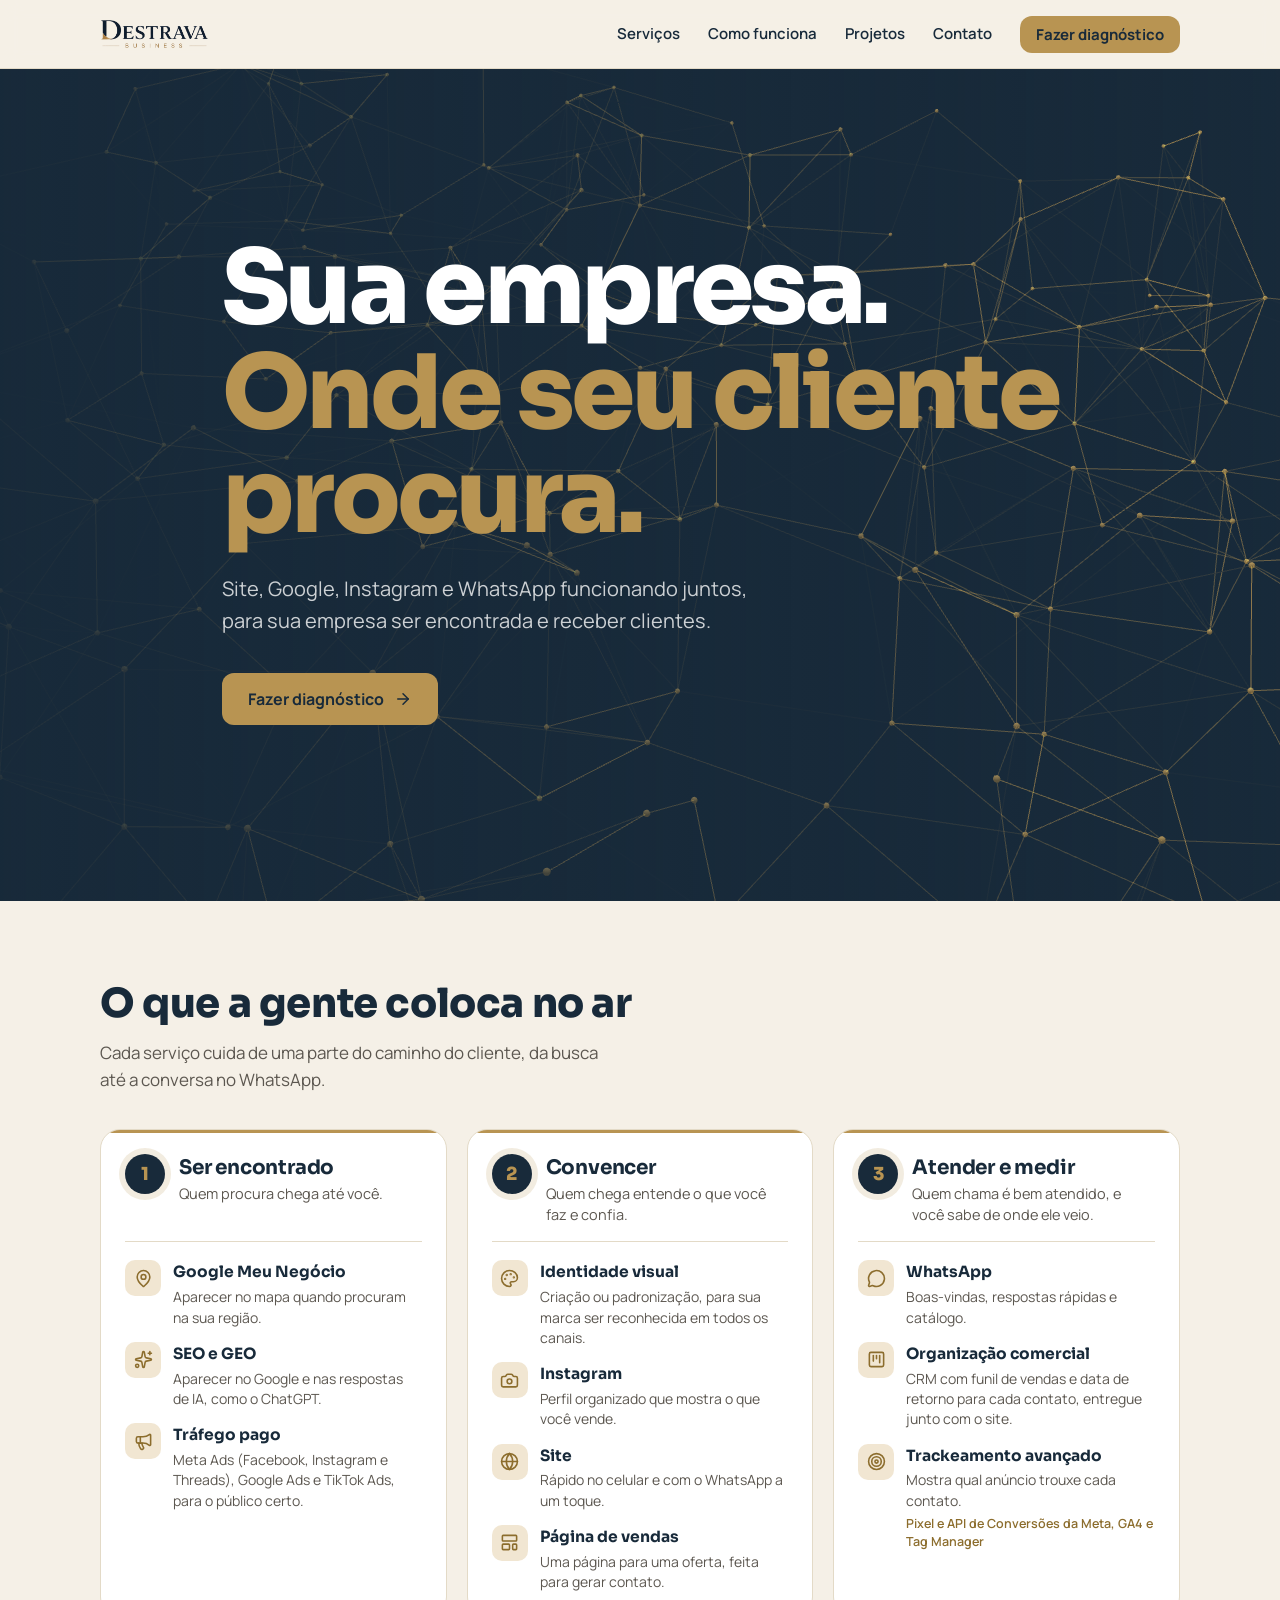
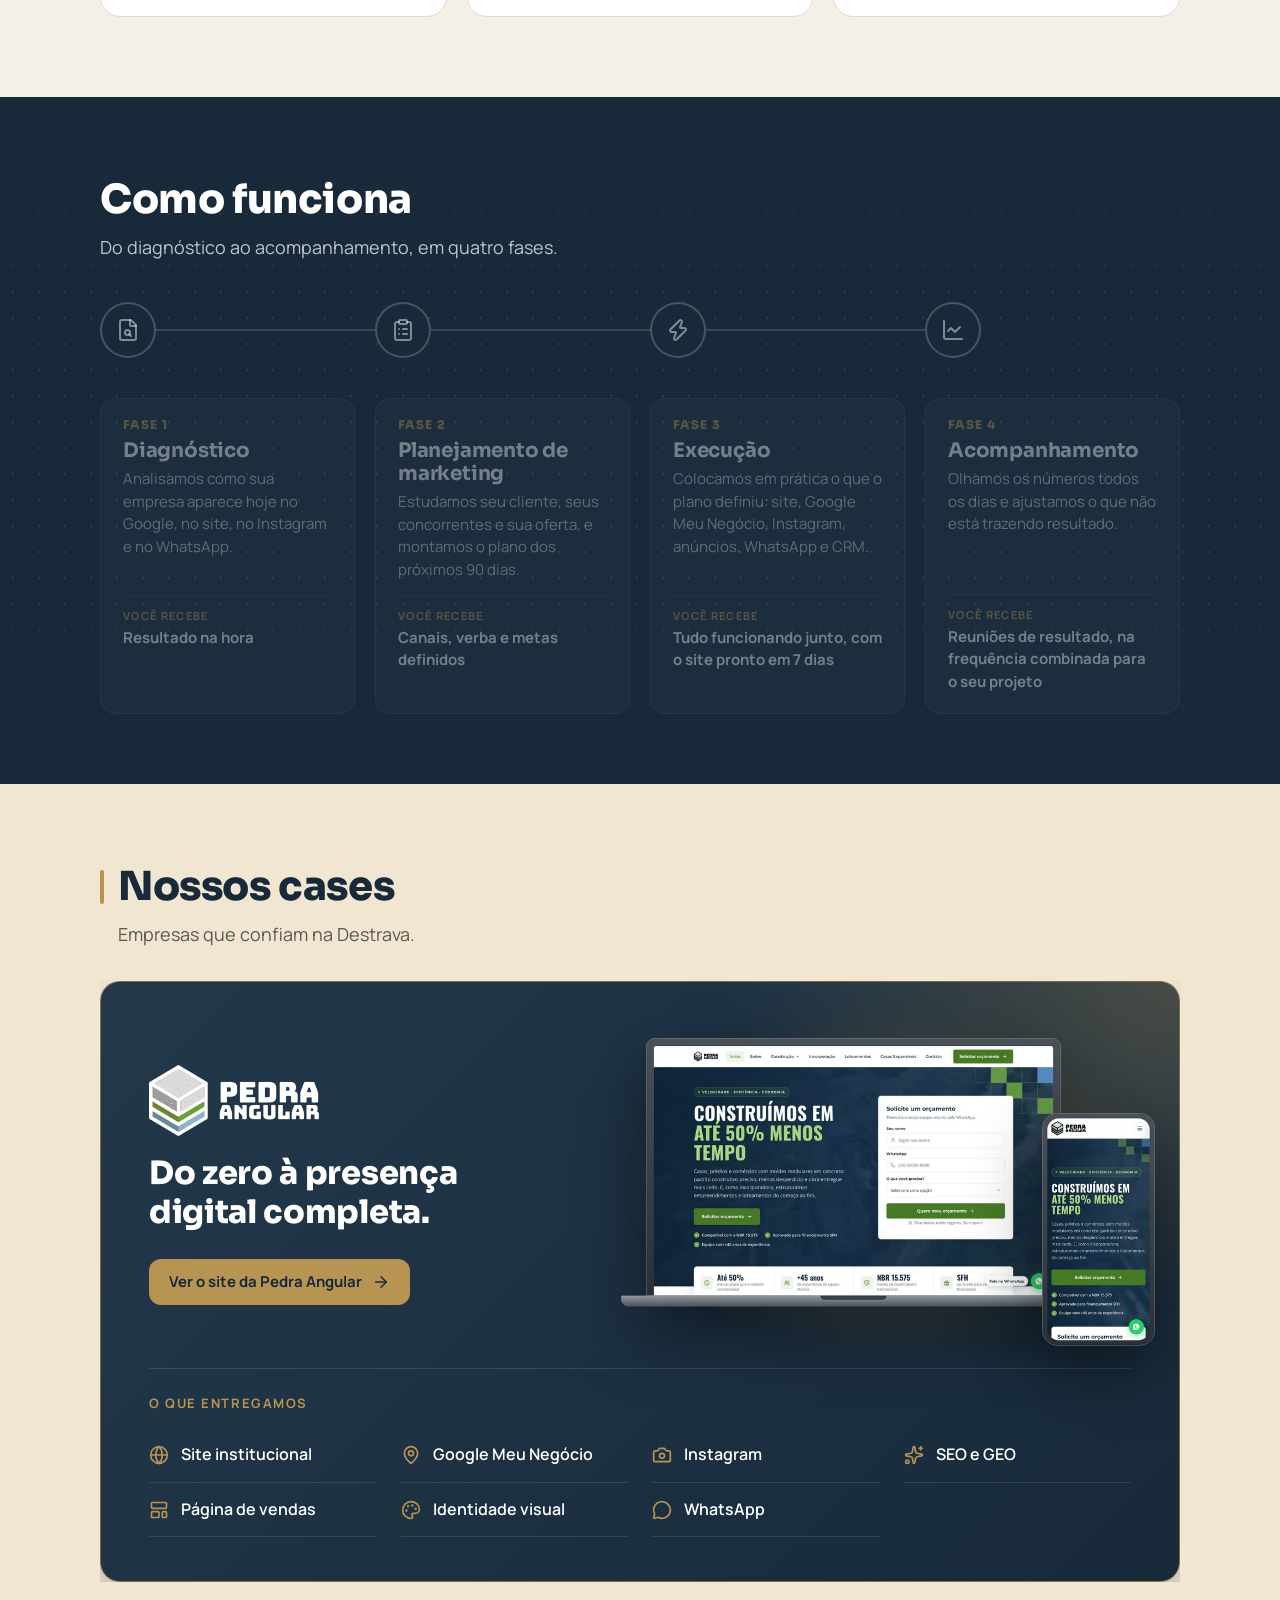
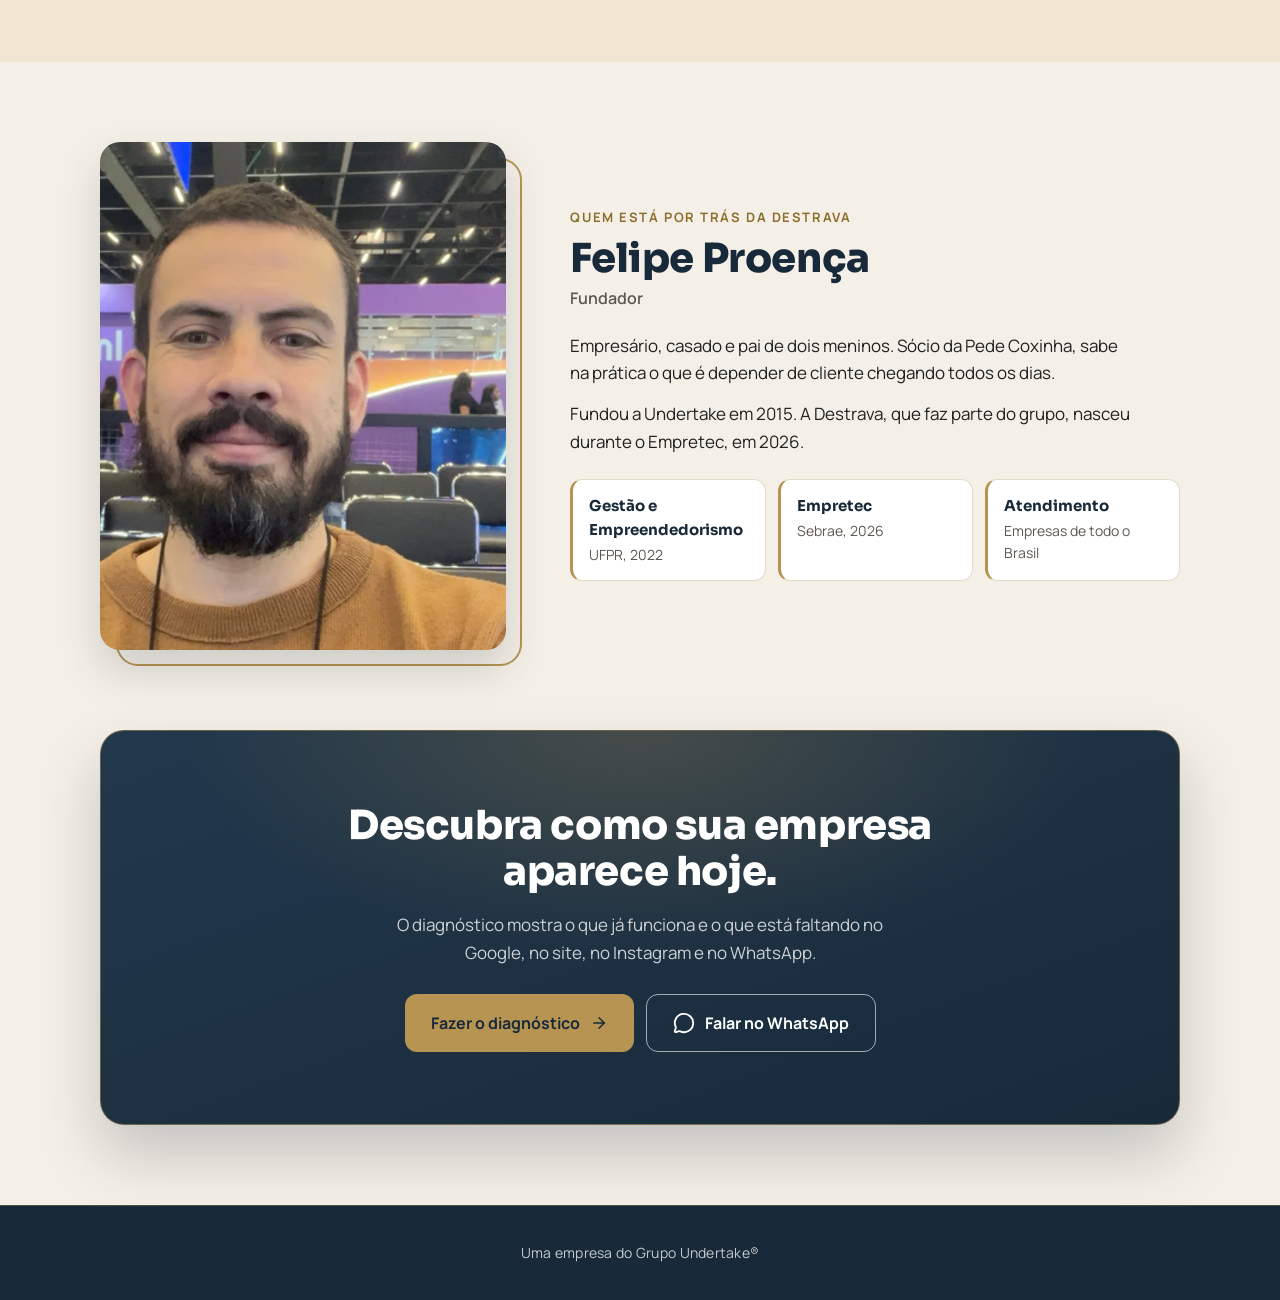
<file: index.html>
<!DOCTYPE html>
<html lang="pt-BR">
<head>
<meta charset="UTF-8">
<meta name="viewport" content="width=device-width, initial-scale=1, viewport-fit=cover">
<title>Destrava | Sua empresa onde seu cliente procura</title>
<meta name="description" content="Site, Google Meu Negócio, Instagram, tráfego pago e WhatsApp funcionando juntos para pequenas empresas serem encontradas e receberem clientes. Faça o diagnóstico grátis.">
<meta name="robots" content="index, follow">
<link rel="canonical" href="https://vempradestrava.com.br/">
<meta property="og:type" content="website">
<meta property="og:url" content="https://vempradestrava.com.br/">
<meta property="og:title" content="Destrava | Sua empresa onde seu cliente procura">
<meta property="og:description" content="Site, Google Meu Negócio, Instagram, tráfego pago e WhatsApp funcionando juntos para pequenas empresas serem encontradas e receberem clientes. Faça o diagnóstico grátis.">
<meta property="og:locale" content="pt_BR">
<meta property="og:site_name" content="Destrava">
<meta property="og:image" content="https://vempradestrava.com.br/assets/img/og-destrava-2026.jpg">
<meta name="twitter:card" content="summary_large_image">
<meta name="twitter:image" content="https://vempradestrava.com.br/assets/img/og-destrava-2026.jpg">
<meta name="twitter:title" content="Destrava | Sua empresa onde seu cliente procura">
<meta name="twitter:description" content="Site, Google Meu Negócio, Instagram, tráfego pago e WhatsApp funcionando juntos para pequenas empresas serem encontradas e receberem clientes. Faça o diagnóstico grátis.">
<script type="application/ld+json">
{
  "@context": "https://schema.org",
  "@type": "ProfessionalService",
  "@id": "https://vempradestrava.com.br/#organizacao",
  "name": "Destrava",
  "alternateName": "Destrava Business",
  "url": "https://vempradestrava.com.br/",
  "logo": "https://vempradestrava.com.br/assets/img/logo-destrava.png",
  "image": "https://vempradestrava.com.br/assets/img/og-destrava-2026.jpg",
  "description": "A Destrava coloca pequenas empresas no digital: site, Google Meu Negócio, Instagram, SEO e GEO, tráfego pago, trackeamento avançado e WhatsApp funcionando juntos.",
  "areaServed": {
    "@type": "Country",
    "name": "Brasil"
  },
  "parentOrganization": {
    "@type": "Organization",
    "name": "Grupo Undertake"
  },
  "sameAs": [
    "https://instagram.com/vempradestrava"
  ],
  "contactPoint": {
    "@type": "ContactPoint",
    "contactType": "customer service",
    "telephone": "+55-43-99911-9533",
    "availableLanguage": "pt-BR"
  }
}
</script>
<link rel="icon" href="/assets/img/favicon.svg" type="image/svg+xml">
<link rel="stylesheet" href="css/home.css?v=41">
</head>
<body>
<a class="pular" href="#conteudo">Pular para o conteúdo</a>
<header class="topo">
  <div class="wrap topo-in">
    <a href="#inicio" class="logo"><img src="assets/img/logo-destrava.png" alt="Destrava" width="109" height="30"></a>
    <nav class="menu" id="menu" aria-label="Principal">
      <a href="#servicos">Serviços</a>
      <a href="#como-funciona">Como funciona</a>
      <a href="#projetos">Projetos</a>
      <a href="#contato">Contato</a>
      <a class="btn btn-ouro menu-cta" href="diagnostico.html">Fazer diagnóstico</a>
    </nav>
    <button class="menu-btn" id="menu-btn" aria-expanded="false" aria-controls="menu" aria-label="Abrir menu"><svg class="ic" aria-hidden="true" xmlns="http://www.w3.org/2000/svg" width="24" height="24" viewBox="0 0 24 24" fill="none" stroke="currentColor" stroke-width="2" stroke-linecap="round" stroke-linejoin="round" > <path d="M4 5h16" /> <path d="M4 12h16" /> <path d="M4 19h16" /> </svg><svg class="ic ic-x" aria-hidden="true" xmlns="http://www.w3.org/2000/svg" width="24" height="24" viewBox="0 0 24 24" fill="none" stroke="currentColor" stroke-width="2" stroke-linecap="round" stroke-linejoin="round" > <path d="M18 6 6 18" /> <path d="m6 6 12 12" /> </svg></button>
  </div>
</header>

<main id="conteudo">
<section class="hero" id="inicio">
  <div class="hero-fx" id="hero-fx" aria-hidden="true"></div>
  <div class="wrap hero-in">
    <div class="hero-txt">
      <h1><span class="h1-l">Sua empresa.</span><span class="h1-l h1-ouro">Onde seu cliente</span><span class="h1-l h1-ouro">procura.</span></h1>
      <p class="hero-apoio">Site, Google, Instagram e WhatsApp funcionando juntos, para sua empresa ser encontrada e receber clientes.</p>
      <a class="btn btn-ouro btn-grande" href="diagnostico.html">Fazer diagnóstico <svg class="ic ic-seta" aria-hidden="true" xmlns="http://www.w3.org/2000/svg" width="24" height="24" viewBox="0 0 24 24" fill="none" stroke="currentColor" stroke-width="2" stroke-linecap="round" stroke-linejoin="round" > <path d="M5 12h14" /> <path d="m12 5 7 7-7 7" /> </svg></a>
    </div>
  </div>
</section>

<section class="secao" id="servicos">
  <div class="wrap">
    <h2>O que a gente coloca no ar</h2>
    <p class="secao-apoio">Cada serviço cuida de uma parte do caminho do cliente, da busca até a conversa no WhatsApp.</p>
    <div class="funil"><div class="etapa"><div class="etapa-topo"><span class="etapa-n">1</span><div><h3>Ser encontrado</h3><p>Quem procura chega até você.</p></div></div><ul><li><span class="f-ic"><svg class="ic" aria-hidden="true" xmlns="http://www.w3.org/2000/svg" width="24" height="24" viewBox="0 0 24 24" fill="none" stroke="currentColor" stroke-width="2" stroke-linecap="round" stroke-linejoin="round" > <path d="M20 10c0 4.993-5.539 10.193-7.399 11.799a1 1 0 0 1-1.202 0C9.539 20.193 4 14.993 4 10a8 8 0 0 1 16 0" /> <circle cx="12" cy="10" r="3" /> </svg></span><div><h4>Google Meu Negócio</h4><p>Aparecer no mapa quando procuram na sua região.</p></div></li><li><span class="f-ic"><svg class="ic" aria-hidden="true" xmlns="http://www.w3.org/2000/svg" width="24" height="24" viewBox="0 0 24 24" fill="none" stroke="currentColor" stroke-width="2" stroke-linecap="round" stroke-linejoin="round" > <path d="M11.017 2.814a1 1 0 0 1 1.966 0l1.051 5.558a2 2 0 0 0 1.594 1.594l5.558 1.051a1 1 0 0 1 0 1.966l-5.558 1.051a2 2 0 0 0-1.594 1.594l-1.051 5.558a1 1 0 0 1-1.966 0l-1.051-5.558a2 2 0 0 0-1.594-1.594l-5.558-1.051a1 1 0 0 1 0-1.966l5.558-1.051a2 2 0 0 0 1.594-1.594z" /> <path d="M20 2v4" /> <path d="M22 4h-4" /> <circle cx="4" cy="20" r="2" /> </svg></span><div><h4>SEO e GEO</h4><p>Aparecer no Google e nas respostas de IA, como o ChatGPT.</p></div></li><li><span class="f-ic"><svg class="ic" aria-hidden="true" xmlns="http://www.w3.org/2000/svg" width="24" height="24" viewBox="0 0 24 24" fill="none" stroke="currentColor" stroke-width="2" stroke-linecap="round" stroke-linejoin="round" > <path d="M11 6a13 13 0 0 0 8.4-2.8A1 1 0 0 1 21 4v12a1 1 0 0 1-1.6.8A13 13 0 0 0 11 14H5a2 2 0 0 1-2-2V8a2 2 0 0 1 2-2z" /> <path d="M6 14a12 12 0 0 0 2.4 7.2 2 2 0 0 0 3.2-2.4A8 8 0 0 1 10 14" /> <path d="M8 6v8" /> </svg></span><div><h4>Tráfego pago</h4><p>Meta Ads (Facebook, Instagram e Threads), Google Ads e TikTok Ads, para o público certo.</p></div></li></ul></div><div class="etapa"><div class="etapa-topo"><span class="etapa-n">2</span><div><h3>Convencer</h3><p>Quem chega entende o que você faz e confia.</p></div></div><ul><li><span class="f-ic"><svg class="ic" aria-hidden="true" xmlns="http://www.w3.org/2000/svg" width="24" height="24" viewBox="0 0 24 24" fill="none" stroke="currentColor" stroke-width="2" stroke-linecap="round" stroke-linejoin="round" > <path d="M12 22a1 1 0 0 1 0-20 10 9 0 0 1 10 9 5 5 0 0 1-5 5h-2.25a1.75 1.75 0 0 0-1.4 2.8l.3.4a1.75 1.75 0 0 1-1.4 2.8z" /> <circle cx="13.5" cy="6.5" r=".5" fill="currentColor" /> <circle cx="17.5" cy="10.5" r=".5" fill="currentColor" /> <circle cx="6.5" cy="12.5" r=".5" fill="currentColor" /> <circle cx="8.5" cy="7.5" r=".5" fill="currentColor" /> </svg></span><div><h4>Identidade visual</h4><p>Criação ou padronização, para sua marca ser reconhecida em todos os canais.</p></div></li><li><span class="f-ic"><svg class="ic" aria-hidden="true" xmlns="http://www.w3.org/2000/svg" width="24" height="24" viewBox="0 0 24 24" fill="none" stroke="currentColor" stroke-width="2" stroke-linecap="round" stroke-linejoin="round" > <path d="M13.997 4a2 2 0 0 1 1.76 1.05l.486.9A2 2 0 0 0 18.003 7H20a2 2 0 0 1 2 2v9a2 2 0 0 1-2 2H4a2 2 0 0 1-2-2V9a2 2 0 0 1 2-2h1.997a2 2 0 0 0 1.759-1.048l.489-.904A2 2 0 0 1 10.004 4z" /> <circle cx="12" cy="13" r="3" /> </svg></span><div><h4>Instagram</h4><p>Perfil organizado que mostra o que você vende.</p></div></li><li><span class="f-ic"><svg class="ic" aria-hidden="true" xmlns="http://www.w3.org/2000/svg" width="24" height="24" viewBox="0 0 24 24" fill="none" stroke="currentColor" stroke-width="2" stroke-linecap="round" stroke-linejoin="round" > <circle cx="12" cy="12" r="10" /> <path d="M12 2a14.5 14.5 0 0 0 0 20 14.5 14.5 0 0 0 0-20" /> <path d="M2 12h20" /> </svg></span><div><h4>Site</h4><p>Rápido no celular e com o WhatsApp a um toque.</p></div></li><li><span class="f-ic"><svg class="ic" aria-hidden="true" xmlns="http://www.w3.org/2000/svg" width="24" height="24" viewBox="0 0 24 24" fill="none" stroke="currentColor" stroke-width="2" stroke-linecap="round" stroke-linejoin="round" > <rect width="18" height="7" x="3" y="3" rx="1" /> <rect width="9" height="7" x="3" y="14" rx="1" /> <rect width="5" height="7" x="16" y="14" rx="1" /> </svg></span><div><h4>Página de vendas</h4><p>Uma página para uma oferta, feita para gerar contato.</p></div></li></ul></div><div class="etapa"><div class="etapa-topo"><span class="etapa-n">3</span><div><h3>Atender e medir</h3><p>Quem chama é bem atendido, e você sabe de onde ele veio.</p></div></div><ul><li><span class="f-ic"><svg class="ic" aria-hidden="true" xmlns="http://www.w3.org/2000/svg" width="24" height="24" viewBox="0 0 24 24" fill="none" stroke="currentColor" stroke-width="2" stroke-linecap="round" stroke-linejoin="round" > <path d="M2.992 16.342a2 2 0 0 1 .094 1.167l-1.065 3.29a1 1 0 0 0 1.236 1.168l3.413-.998a2 2 0 0 1 1.099.092 10 10 0 1 0-4.777-4.719" /> </svg></span><div><h4>WhatsApp</h4><p>Boas-vindas, respostas rápidas e catálogo.</p></div></li><li><span class="f-ic"><svg class="ic" aria-hidden="true" xmlns="http://www.w3.org/2000/svg" width="24" height="24" viewBox="0 0 24 24" fill="none" stroke="currentColor" stroke-width="2" stroke-linecap="round" stroke-linejoin="round" > <rect width="18" height="18" x="3" y="3" rx="2" /> <path d="M8 7v7" /> <path d="M12 7v4" /> <path d="M16 7v9" /> </svg></span><div><h4>Organização comercial</h4><p>CRM com funil de vendas e data de retorno para cada contato, entregue junto com o site.</p></div></li><li><span class="f-ic"><svg class="ic" aria-hidden="true" xmlns="http://www.w3.org/2000/svg" width="24" height="24" viewBox="0 0 24 24" fill="none" stroke="currentColor" stroke-width="2" stroke-linecap="round" stroke-linejoin="round" > <circle cx="12" cy="12" r="10" /> <circle cx="12" cy="12" r="6" /> <circle cx="12" cy="12" r="2" /> </svg></span><div><h4>Trackeamento avançado</h4><p>Mostra qual anúncio trouxe cada contato.</p><p class="f-tec">Pixel e API de Conversões da Meta, GA4 e Tag Manager</p></div></li></ul></div></div>
  </div>
</section>

<section class="secao como" id="como-funciona">
  <div class="como-fx" aria-hidden="true"></div>
  <div class="wrap">
    <h2>Como funciona</h2>
    <p class="como-apoio">Do diagnóstico ao acompanhamento, em quatro fases.</p>
    <ol class="fases" id="fases"><li class="fase"><div class="fase-marca"><span class="fase-ic"><svg class="ic" aria-hidden="true" xmlns="http://www.w3.org/2000/svg" width="24" height="24" viewBox="0 0 24 24" fill="none" stroke="currentColor" stroke-width="2" stroke-linecap="round" stroke-linejoin="round" > <path d="M6 22a2 2 0 0 1-2-2V4a2 2 0 0 1 2-2h8a2.4 2.4 0 0 1 1.704.706l3.588 3.588A2.4 2.4 0 0 1 20 8v12a2 2 0 0 1-2 2z" /> <path d="M14 2v5a1 1 0 0 0 1 1h5" /> <circle cx="11.5" cy="14.5" r="2.5" /> <path d="M13.3 16.3 15 18" /> </svg></span></div><div class="fase-card"><span class="fase-n">Fase 1</span><h3>Diagnóstico</h3><p>Analisamos como sua empresa aparece hoje no Google, no site, no Instagram e no WhatsApp.</p><p class="fase-recebe"><span>Você recebe</span>Resultado na hora</p></div></li><li class="fase"><div class="fase-marca"><span class="fase-ic"><svg class="ic" aria-hidden="true" xmlns="http://www.w3.org/2000/svg" width="24" height="24" viewBox="0 0 24 24" fill="none" stroke="currentColor" stroke-width="2" stroke-linecap="round" stroke-linejoin="round" > <rect width="8" height="4" x="8" y="2" rx="1" ry="1" /> <path d="M16 4h2a2 2 0 0 1 2 2v14a2 2 0 0 1-2 2H6a2 2 0 0 1-2-2V6a2 2 0 0 1 2-2h2" /> <path d="M12 11h4" /> <path d="M12 16h4" /> <path d="M8 11h.01" /> <path d="M8 16h.01" /> </svg></span></div><div class="fase-card"><span class="fase-n">Fase 2</span><h3>Planejamento de marketing</h3><p>Estudamos seu cliente, seus concorrentes e sua oferta, e montamos o plano dos próximos 90 dias.</p><p class="fase-recebe"><span>Você recebe</span>Canais, verba e metas definidos</p></div></li><li class="fase"><div class="fase-marca"><span class="fase-ic"><svg class="ic" aria-hidden="true" xmlns="http://www.w3.org/2000/svg" width="24" height="24" viewBox="0 0 24 24" fill="none" stroke="currentColor" stroke-width="2" stroke-linecap="round" stroke-linejoin="round"><path d="M15.914 4a1.5 1.5 0 00-2.474-1.561l-9 9A1.5 1.5 0 005.5 14h4.002a.5.5 0 01.471.666L8.086 20a1.5 1.5 0 002.475 1.56l9-9A1.5 1.5 0 0018.5 10h-3.997a.5.5 0 01-.472-.667z" /></svg></span></div><div class="fase-card"><span class="fase-n">Fase 3</span><h3>Execução</h3><p>Colocamos em prática o que o plano definiu: site, Google Meu Negócio, Instagram, anúncios, WhatsApp e CRM.</p><p class="fase-recebe"><span>Você recebe</span>Tudo funcionando junto, com o site pronto em 7 dias</p></div></li><li class="fase"><div class="fase-marca fase-marca-fim"><svg class="fase-subida" aria-hidden="true" viewBox="0 0 190 110" width="190" height="110" fill="none" stroke="currentColor" stroke-width="2" stroke-linecap="round" stroke-linejoin="round"><path class="subida-linha" pathLength="1" d="M0 96H70C110 96 125 70 148 34"/><g class="subida-foguete" transform="translate(140 -2) scale(1.5)"><path d="M4.5 16.5c-1.5 1.26-2 5-2 5s3.74-.5 5-2c.71-.84.7-2.13-.09-2.91a2.18 2.18 0 0 0-2.91-.09z"/><path d="m12 15-3-3a22 22 0 0 1 2-3.95A12.88 12.88 0 0 1 22 2c0 2.72-.78 7.5-6 11a22.35 22.35 0 0 1-4 2z"/><path d="M9 12H4s.55-3.03 2-4c1.62-1.08 5 0 5 0"/><path d="M12 15v5s3.03-.55 4-2c1.08-1.62 0-5 0-5"/></g></svg><span class="fase-ic"><svg class="ic" aria-hidden="true" xmlns="http://www.w3.org/2000/svg" width="24" height="24" viewBox="0 0 24 24" fill="none" stroke="currentColor" stroke-width="2" stroke-linecap="round" stroke-linejoin="round" > <path d="M3 3v16a2 2 0 0 0 2 2h16" /> <path d="m19 9-5 5-4-4-3 3" /> </svg></span></div><div class="fase-card"><span class="fase-n">Fase 4</span><h3>Acompanhamento</h3><p>Olhamos os números todos os dias e ajustamos o que não está trazendo resultado.</p><p class="fase-recebe"><span>Você recebe</span>Reuniões de resultado, na frequência combinada para o seu projeto</p></div></li></ol>
  </div>
</section>

<section class="secao caso" id="projetos">
  <div class="wrap">
    <h2 class="casos-titulo">Nossos cases</h2>
    <p class="casos-apoio">Empresas que confiam na Destrava.</p>
    <div class="casos-carrossel">
    <div class="casos-trilho" id="casos-trilho">
    <article class="caso-in caso-card">
    <div>
      <img class="caso-logo" src="assets/img/cliente-pedra-angular.webp" alt="Pedra Angular H2" width="300" height="125" loading="lazy">
      <h3 class="caso-frase">Do zero à presença digital completa.</h3>
      <a class="btn btn-ouro" href="https://pedraangularh2.com.br" target="_blank" rel="noopener">Ver o site da Pedra Angular <svg class="ic ic-seta" aria-hidden="true" xmlns="http://www.w3.org/2000/svg" width="24" height="24" viewBox="0 0 24 24" fill="none" stroke="currentColor" stroke-width="2" stroke-linecap="round" stroke-linejoin="round" > <path d="M5 12h14" /> <path d="m12 5 7 7-7 7" /> </svg></a>
    </div>
    <div class="caso-mock" role="img" aria-label="Site da Pedra Angular no computador e no celular"><img class="mock-note" src="assets/img/case-pa-note.webp" alt="" width="855" height="493" loading="lazy"><img class="mock-cel" src="assets/img/case-pa-cel.webp" alt="" width="207" height="426" loading="lazy"></div><div class="caso-entregas"><p class="caso-entregas-t">O que entregamos</p><ul class="caso-lista"><li><svg class="ic" aria-hidden="true" xmlns="http://www.w3.org/2000/svg" width="24" height="24" viewBox="0 0 24 24" fill="none" stroke="currentColor" stroke-width="2" stroke-linecap="round" stroke-linejoin="round" > <circle cx="12" cy="12" r="10" /> <path d="M12 2a14.5 14.5 0 0 0 0 20 14.5 14.5 0 0 0 0-20" /> <path d="M2 12h20" /> </svg><span>Site institucional</span></li><li><svg class="ic" aria-hidden="true" xmlns="http://www.w3.org/2000/svg" width="24" height="24" viewBox="0 0 24 24" fill="none" stroke="currentColor" stroke-width="2" stroke-linecap="round" stroke-linejoin="round" > <path d="M20 10c0 4.993-5.539 10.193-7.399 11.799a1 1 0 0 1-1.202 0C9.539 20.193 4 14.993 4 10a8 8 0 0 1 16 0" /> <circle cx="12" cy="10" r="3" /> </svg><span>Google Meu Negócio</span></li><li><svg class="ic" aria-hidden="true" xmlns="http://www.w3.org/2000/svg" width="24" height="24" viewBox="0 0 24 24" fill="none" stroke="currentColor" stroke-width="2" stroke-linecap="round" stroke-linejoin="round" > <path d="M13.997 4a2 2 0 0 1 1.76 1.05l.486.9A2 2 0 0 0 18.003 7H20a2 2 0 0 1 2 2v9a2 2 0 0 1-2 2H4a2 2 0 0 1-2-2V9a2 2 0 0 1 2-2h1.997a2 2 0 0 0 1.759-1.048l.489-.904A2 2 0 0 1 10.004 4z" /> <circle cx="12" cy="13" r="3" /> </svg><span>Instagram</span></li><li><svg class="ic" aria-hidden="true" xmlns="http://www.w3.org/2000/svg" width="24" height="24" viewBox="0 0 24 24" fill="none" stroke="currentColor" stroke-width="2" stroke-linecap="round" stroke-linejoin="round" > <path d="M11.017 2.814a1 1 0 0 1 1.966 0l1.051 5.558a2 2 0 0 0 1.594 1.594l5.558 1.051a1 1 0 0 1 0 1.966l-5.558 1.051a2 2 0 0 0-1.594 1.594l-1.051 5.558a1 1 0 0 1-1.966 0l-1.051-5.558a2 2 0 0 0-1.594-1.594l-5.558-1.051a1 1 0 0 1 0-1.966l5.558-1.051a2 2 0 0 0 1.594-1.594z" /> <path d="M20 2v4" /> <path d="M22 4h-4" /> <circle cx="4" cy="20" r="2" /> </svg><span>SEO e GEO</span></li><li><svg class="ic" aria-hidden="true" xmlns="http://www.w3.org/2000/svg" width="24" height="24" viewBox="0 0 24 24" fill="none" stroke="currentColor" stroke-width="2" stroke-linecap="round" stroke-linejoin="round" > <rect width="18" height="7" x="3" y="3" rx="1" /> <rect width="9" height="7" x="3" y="14" rx="1" /> <rect width="5" height="7" x="16" y="14" rx="1" /> </svg><span>Página de vendas</span></li><li><svg class="ic" aria-hidden="true" xmlns="http://www.w3.org/2000/svg" width="24" height="24" viewBox="0 0 24 24" fill="none" stroke="currentColor" stroke-width="2" stroke-linecap="round" stroke-linejoin="round" > <path d="M12 22a1 1 0 0 1 0-20 10 9 0 0 1 10 9 5 5 0 0 1-5 5h-2.25a1.75 1.75 0 0 0-1.4 2.8l.3.4a1.75 1.75 0 0 1-1.4 2.8z" /> <circle cx="13.5" cy="6.5" r=".5" fill="currentColor" /> <circle cx="17.5" cy="10.5" r=".5" fill="currentColor" /> <circle cx="6.5" cy="12.5" r=".5" fill="currentColor" /> <circle cx="8.5" cy="7.5" r=".5" fill="currentColor" /> </svg><span>Identidade visual</span></li><li><svg class="ic" aria-hidden="true" xmlns="http://www.w3.org/2000/svg" width="24" height="24" viewBox="0 0 24 24" fill="none" stroke="currentColor" stroke-width="2" stroke-linecap="round" stroke-linejoin="round" > <path d="M2.992 16.342a2 2 0 0 1 .094 1.167l-1.065 3.29a1 1 0 0 0 1.236 1.168l3.413-.998a2 2 0 0 1 1.099.092 10 10 0 1 0-4.777-4.719" /> </svg><span>WhatsApp</span></li></ul></div>
    </article>
    </div>
    <div class="casos-nav" hidden>
      <button type="button" class="casos-seta" data-dir="-1" aria-label="Case anterior"><svg class="ic" aria-hidden="true" xmlns="http://www.w3.org/2000/svg" width="24" height="24" viewBox="0 0 24 24" fill="none" stroke="currentColor" stroke-width="2" stroke-linecap="round" stroke-linejoin="round"><path d="m15 18-6-6 6-6"/></svg></button>
      <div class="casos-pontos"></div>
      <button type="button" class="casos-seta" data-dir="1" aria-label="Próximo case"><svg class="ic" aria-hidden="true" xmlns="http://www.w3.org/2000/svg" width="24" height="24" viewBox="0 0 24 24" fill="none" stroke="currentColor" stroke-width="2" stroke-linecap="round" stroke-linejoin="round"><path d="m9 18 6-6-6-6"/></svg></button>
    </div>
    </div>
  </div>
</section>

<section class="secao fundador" id="quem-somos">
  <div class="wrap fundador-in">
    <div class="fundador-topo">
      <p class="fundador-rotulo">Quem está por trás da Destrava</p>
      <h2>Felipe Proença</h2>
      <p class="fundador-cargo">Fundador</p>
    </div>
    <div class="fundador-foto"><img src="assets/img/felipe-proenca.webp" alt="Felipe Proença, fundador da Destrava" width="640" height="800" loading="lazy"></div>
    <div class="fundador-txt">
      <p>Empresário, casado e pai de dois meninos. Sócio da Pede Coxinha, sabe na prática o que é depender de cliente chegando todos os dias.</p>
      <p>Fundou a Undertake em 2015. A Destrava, que faz parte do grupo, nasceu durante o Empretec, em 2026.</p>
      <ul class="fundador-lista">
        <li><strong>Gestão e Empreendedorismo</strong><span>UFPR, 2022</span></li>
        <li><strong>Empretec</strong><span>Sebrae, 2026</span></li>
        <li><strong>Atendimento</strong><span>Empresas de todo o Brasil</span></li>
      </ul>
    </div>
  </div>
</section>

<section class="secao final" id="contato">
  <div class="wrap final-in">
    <h2>Descubra como sua empresa aparece hoje.</h2>
    <p>O diagnóstico mostra o que já funciona e o que está faltando no Google, no site, no Instagram e no WhatsApp.</p>
    <div class="final-acoes">
      <a class="btn btn-azul btn-grande" href="diagnostico.html">Fazer o diagnóstico <svg class="ic ic-seta" aria-hidden="true" xmlns="http://www.w3.org/2000/svg" width="24" height="24" viewBox="0 0 24 24" fill="none" stroke="currentColor" stroke-width="2" stroke-linecap="round" stroke-linejoin="round" > <path d="M5 12h14" /> <path d="m12 5 7 7-7 7" /> </svg></a>
      <a class="btn btn-linha btn-grande" href="#" data-whatsapp data-msg="Olá! Vim pelo site da Destrava."><svg class="ic" aria-hidden="true" xmlns="http://www.w3.org/2000/svg" width="24" height="24" viewBox="0 0 24 24" fill="none" stroke="currentColor" stroke-width="2" stroke-linecap="round" stroke-linejoin="round" > <path d="M2.992 16.342a2 2 0 0 1 .094 1.167l-1.065 3.29a1 1 0 0 0 1.236 1.168l3.413-.998a2 2 0 0 1 1.099.092 10 10 0 1 0-4.777-4.719" /> </svg>Falar no WhatsApp</a>
    </div>
  </div>
</section>
</main>

<footer class="rodape">
  <div class="wrap rodape-in">
    
    <p>Uma empresa do Grupo Undertake®</p>
  </div>
</footer>
<script src="js/config.js?v=41"></script>
<script src="js/app.js?v=41"></script>
<script src="js/three.min.js" defer></script>
<script src="js/vanta.net.min.js" defer></script>
<script src="js/home.js?v=41" defer></script>
</body>
</html>
</file>
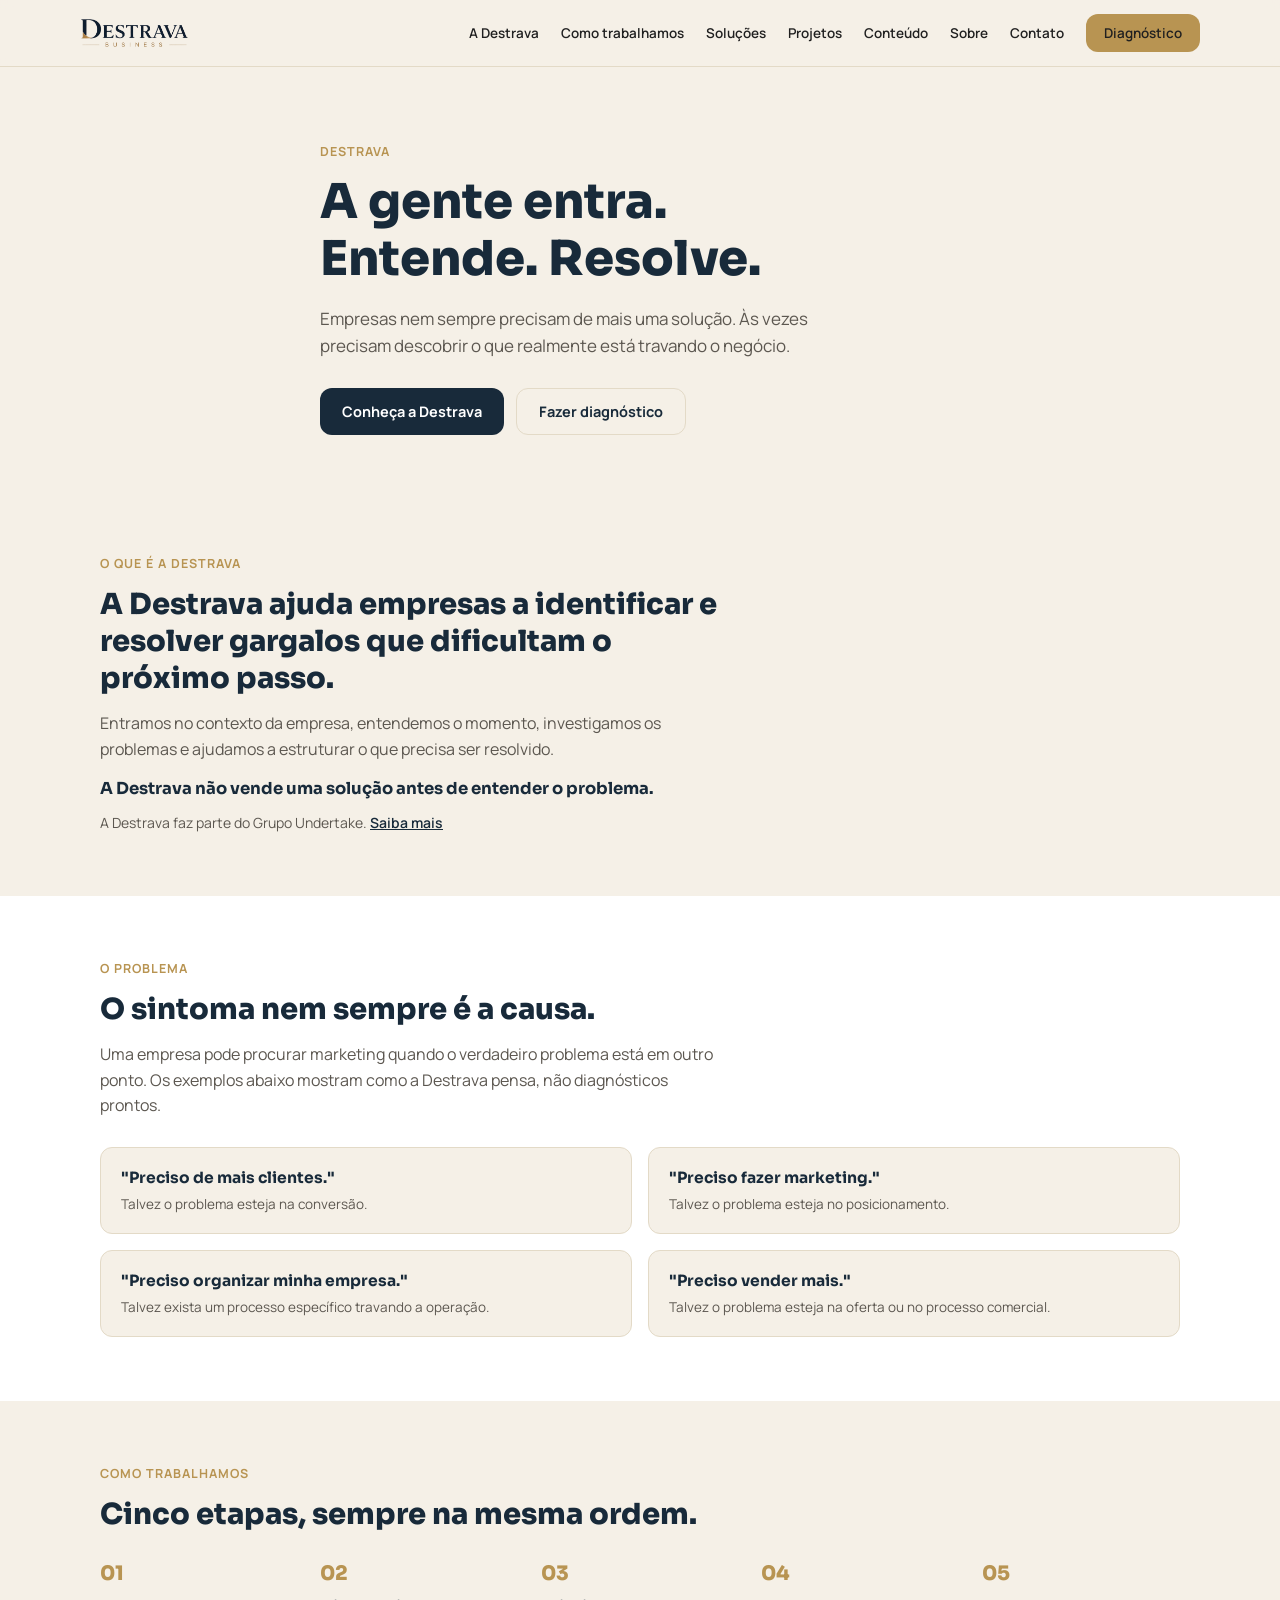
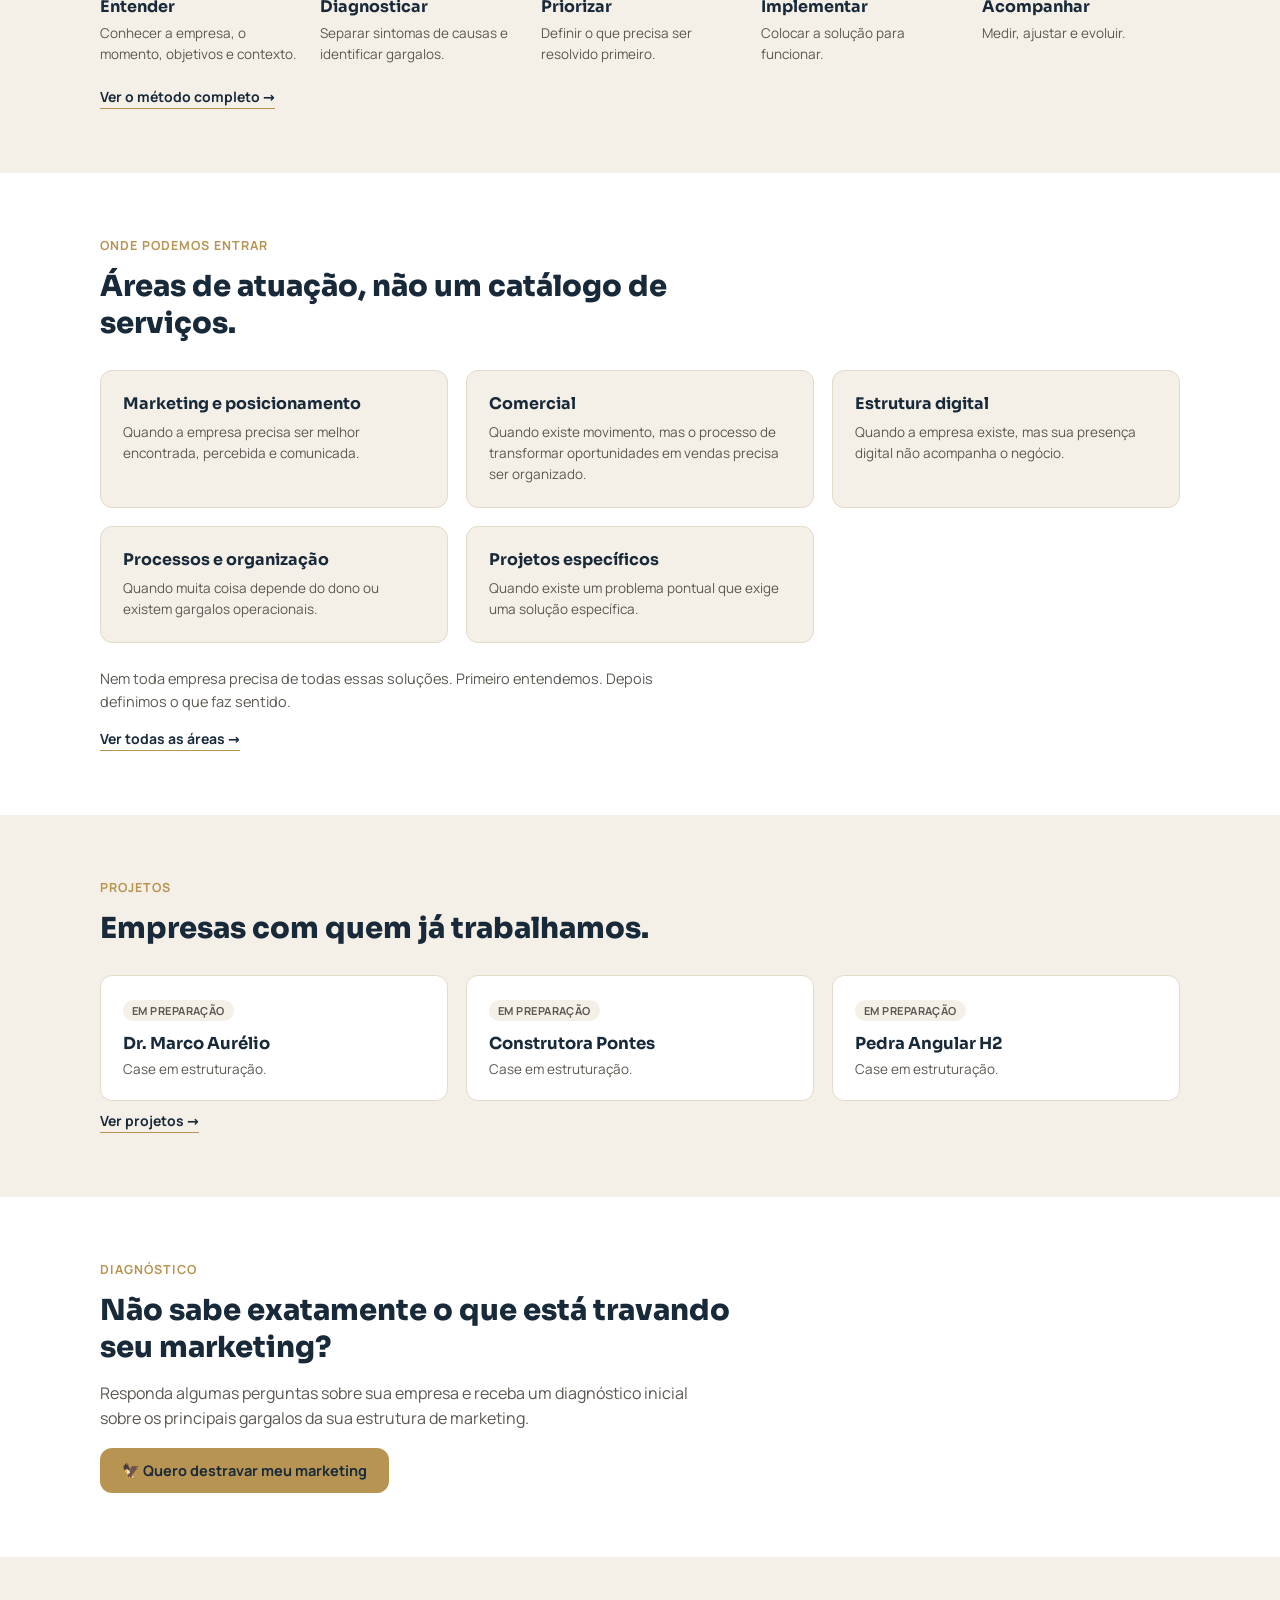
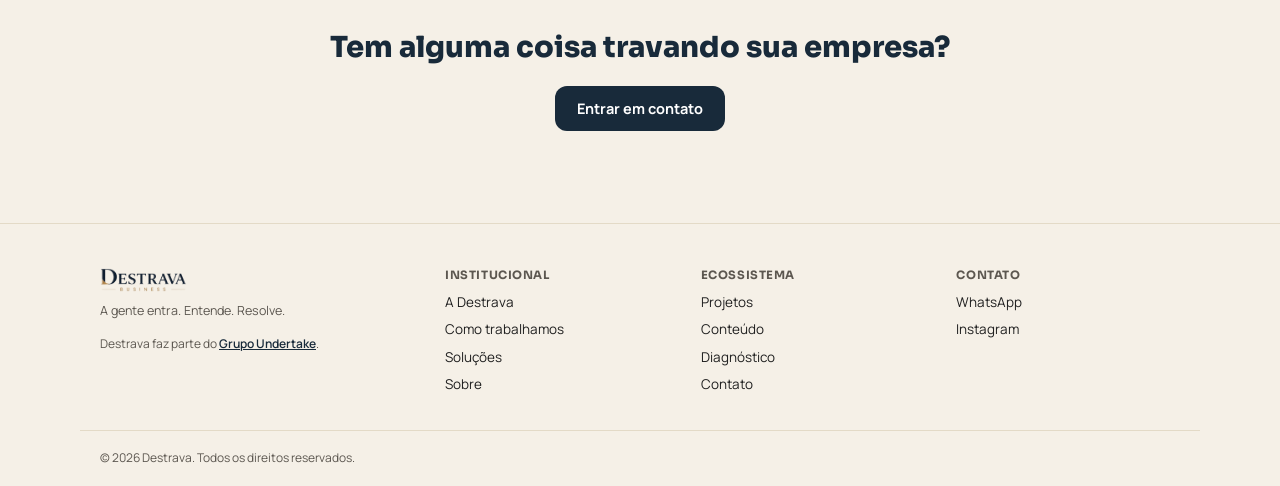
<file: public_html/index.html>
<!DOCTYPE html>
<html lang="pt-BR">
<head>
<meta charset="UTF-8">
<meta name="viewport" content="width=device-width, initial-scale=1, viewport-fit=cover">
<title>Destrava | Soluções para empresas</title>
<meta name="description" content="A Destrava entra, entende e resolve. Identificamos gargalos e estruturamos soluções para empresas que precisam avançar.">
<meta name="robots" content="index, follow">

<meta property="og:type" content="website">
<meta property="og:title" content="Destrava | Soluções para empresas">
<meta property="og:description" content="A Destrava entra, entende e resolve. Identificamos gargalos e estruturamos soluções para empresas que precisam avançar.">
<meta property="og:locale" content="pt_BR">
<meta property="og:site_name" content="Destrava">
<meta property="og:image" content="/assets/img/og-destrava.jpg">

<meta name="twitter:card" content="summary_large_image">
<meta name="twitter:title" content="Destrava | Soluções para empresas">
<meta name="twitter:description" content="A Destrava entra, entende e resolve. Identificamos gargalos e estruturamos soluções para empresas que precisam avançar.">

<link rel="icon" href="/assets/img/favicon.svg" type="image/svg+xml">
<link rel="stylesheet" href="css/style.css?v=4">
</head>
<body>

<header class="site-header">
  <div class="container site-header-inner">
    <a href="index.html" class="site-logo-link"><img class="site-logo" src="assets/img/logo-destrava.png" alt="Destrava"></a>
    <nav class="nav-menu" id="nav-menu">
      <a href="a-destrava.html">A Destrava</a>
      <a href="como-trabalhamos.html">Como trabalhamos</a>
      <a href="solucoes.html">Soluções</a>
      <a href="projetos.html">Projetos</a>
      <a href="conteudo.html">Conteúdo</a>
      <a href="sobre.html">Sobre</a>
      <a href="contato.html">Contato</a>
      <a class="btn btn-gold nav-cta" href="diagnostico.html">Diagnóstico</a>
    </nav>
    <button class="nav-toggle" id="nav-toggle" aria-label="Abrir menu">
      <span></span><span></span><span></span>
    </button>
  </div>
</header>

<main>

  <section class="hero hero-institutional">
    <div class="container hero-inner">
      <span class="eyebrow">Destrava</span>
      <h1 class="hero-title">A gente entra.<br>Entende. Resolve.</h1>
      <p class="hero-lead">
        Empresas nem sempre precisam de mais uma solução. Às vezes precisam descobrir
        o que realmente está travando o negócio.
      </p>
      <div class="hero-actions">
        <a class="btn btn-primary" href="a-destrava.html">Conheça a Destrava</a>
        <a class="btn btn-outline" href="diagnostico.html">Fazer diagnóstico</a>
      </div>
    </div>
  </section>

  <section class="section">
    <div class="container two-col">
      <div class="two-col-text">
        <span class="eyebrow">O que é a Destrava</span>
        <h2 class="section-title">A Destrava ajuda empresas a identificar e resolver gargalos que dificultam o próximo passo.</h2>
        <p class="section-lead">
          Entramos no contexto da empresa, entendemos o momento, investigamos os problemas
          e ajudamos a estruturar o que precisa ser resolvido.
        </p>
        <p class="section-highlight">A Destrava não vende uma solução antes de entender o problema.</p>
        <p class="group-note">A Destrava faz parte do Grupo Undertake. <a href="sobre.html#grupo-undertake">Saiba mais</a></p>
      </div>
    </div>
  </section>

  <section class="section section-alt">
    <div class="container">
      <span class="eyebrow">O problema</span>
      <h2 class="section-title">O sintoma nem sempre é a causa.</h2>
      <p class="section-lead">
        Uma empresa pode procurar marketing quando o verdadeiro problema está em outro ponto.
        Os exemplos abaixo mostram como a Destrava pensa, não diagnósticos prontos.
      </p>
      <div class="symptom-grid">
        <div class="symptom-card">
          <p class="symptom-said">"Preciso de mais clientes."</p>
          <p class="symptom-real">Talvez o problema esteja na conversão.</p>
        </div>
        <div class="symptom-card">
          <p class="symptom-said">"Preciso fazer marketing."</p>
          <p class="symptom-real">Talvez o problema esteja no posicionamento.</p>
        </div>
        <div class="symptom-card">
          <p class="symptom-said">"Preciso organizar minha empresa."</p>
          <p class="symptom-real">Talvez exista um processo específico travando a operação.</p>
        </div>
        <div class="symptom-card">
          <p class="symptom-said">"Preciso vender mais."</p>
          <p class="symptom-real">Talvez o problema esteja na oferta ou no processo comercial.</p>
        </div>
      </div>
    </div>
  </section>

  <section class="section">
    <div class="container">
      <span class="eyebrow">Como trabalhamos</span>
      <h2 class="section-title">Cinco etapas, sempre na mesma ordem.</h2>
      <div class="method-grid">
        <div class="method-item"><span class="method-number">01</span><h3>Entender</h3><p>Conhecer a empresa, o momento, objetivos e contexto.</p></div>
        <div class="method-item"><span class="method-number">02</span><h3>Diagnosticar</h3><p>Separar sintomas de causas e identificar gargalos.</p></div>
        <div class="method-item"><span class="method-number">03</span><h3>Priorizar</h3><p>Definir o que precisa ser resolvido primeiro.</p></div>
        <div class="method-item"><span class="method-number">04</span><h3>Implementar</h3><p>Colocar a solução para funcionar.</p></div>
        <div class="method-item"><span class="method-number">05</span><h3>Acompanhar</h3><p>Medir, ajustar e evoluir.</p></div>
      </div>
      <a class="link-arrow" href="como-trabalhamos.html">Ver o método completo →</a>
    </div>
  </section>

  <section class="section section-alt">
    <div class="container">
      <span class="eyebrow">Onde podemos entrar</span>
      <h2 class="section-title">Áreas de atuação, não um catálogo de serviços.</h2>
      <div class="areas-grid">
        <div class="area-card">
          <h3>Marketing e posicionamento</h3>
          <p>Quando a empresa precisa ser melhor encontrada, percebida e comunicada.</p>
        </div>
        <div class="area-card">
          <h3>Comercial</h3>
          <p>Quando existe movimento, mas o processo de transformar oportunidades em vendas precisa ser organizado.</p>
        </div>
        <div class="area-card">
          <h3>Estrutura digital</h3>
          <p>Quando a empresa existe, mas sua presença digital não acompanha o negócio.</p>
        </div>
        <div class="area-card">
          <h3>Processos e organização</h3>
          <p>Quando muita coisa depende do dono ou existem gargalos operacionais.</p>
        </div>
        <div class="area-card">
          <h3>Projetos específicos</h3>
          <p>Quando existe um problema pontual que exige uma solução específica.</p>
        </div>
      </div>
      <p class="section-closing">
        Nem toda empresa precisa de todas essas soluções. Primeiro entendemos.
        Depois definimos o que faz sentido.
      </p>
      <a class="link-arrow" href="solucoes.html">Ver todas as áreas →</a>
    </div>
  </section>

  <section class="section">
    <div class="container">
      <span class="eyebrow">Projetos</span>
      <h2 class="section-title">Empresas com quem já trabalhamos.</h2>
      <div class="projects-grid">
        <div class="project-card">
          <span class="project-tag">Em preparação</span>
          <h3>Dr. Marco Aurélio</h3>
          <p>Case em estruturação.</p>
        </div>
        <div class="project-card">
          <span class="project-tag">Em preparação</span>
          <h3>Construtora Pontes</h3>
          <p>Case em estruturação.</p>
        </div>
        <div class="project-card">
          <span class="project-tag">Em preparação</span>
          <h3>Pedra Angular H2</h3>
          <p>Case em estruturação.</p>
        </div>
      </div>
      <a class="link-arrow" href="projetos.html">Ver projetos →</a>
    </div>
  </section>

  <section class="section section-alt diagnostic-section">
    <div class="container">
      <span class="eyebrow">Diagnóstico</span>
      <h2 class="section-title">Não sabe exatamente o que está travando seu marketing?</h2>
      <p class="section-lead">
        Responda algumas perguntas sobre sua empresa e receba um diagnóstico inicial
        sobre os principais gargalos da sua estrutura de marketing.
      </p>
      <a class="btn btn-gold" href="diagnostico.html">🦅 Quero destravar meu marketing</a>
    </div>
  </section>

  <section class="section">
    <div class="container contact-cta">
      <h2 class="section-title">Tem alguma coisa travando sua empresa?</h2>
      <a class="btn btn-primary" href="contato.html">Entrar em contato</a>
    </div>
  </section>
</main>

<footer class="site-footer">
  <div class="container footer-grid">
    <div class="footer-brand">
      <img class="footer-logo" src="assets/img/logo-destrava.png" alt="Destrava">
      <p class="footer-tagline">A gente entra. Entende. Resolve.</p>
      <p class="footer-group">Destrava faz parte do <a href="sobre.html#grupo-undertake">Grupo Undertake</a>.</p>
    </div>
    <div class="footer-col">
      <h4>Institucional</h4>
      <a href="a-destrava.html">A Destrava</a>
      <a href="como-trabalhamos.html">Como trabalhamos</a>
      <a href="solucoes.html">Soluções</a>
      <a href="sobre.html">Sobre</a>
    </div>
    <div class="footer-col">
      <h4>Ecossistema</h4>
      <a href="projetos.html">Projetos</a>
      <a href="conteudo.html">Conteúdo</a>
      <a href="diagnostico.html">Diagnóstico</a>
      <a href="contato.html">Contato</a>
    </div>
    <div class="footer-col">
      <h4>Contato</h4>
      <a href="#" data-whatsapp data-msg="Olá! Vim pelo site da Destrava.">WhatsApp</a>
      <a href="https://instagram.com/destravabusiness" target="_blank" rel="noopener">Instagram</a>
    </div>
  </div>
  <div class="container footer-bottom">
    <p>&copy; <span id="year"></span> Destrava. Todos os direitos reservados.</p>
  </div>
</footer>

<script src="js/config.js?v=2"></script>
<script src="js/app.js?v=2"></script>
<script>document.getElementById('year').textContent = new Date().getFullYear();</script>
</body>
</html>
</file>
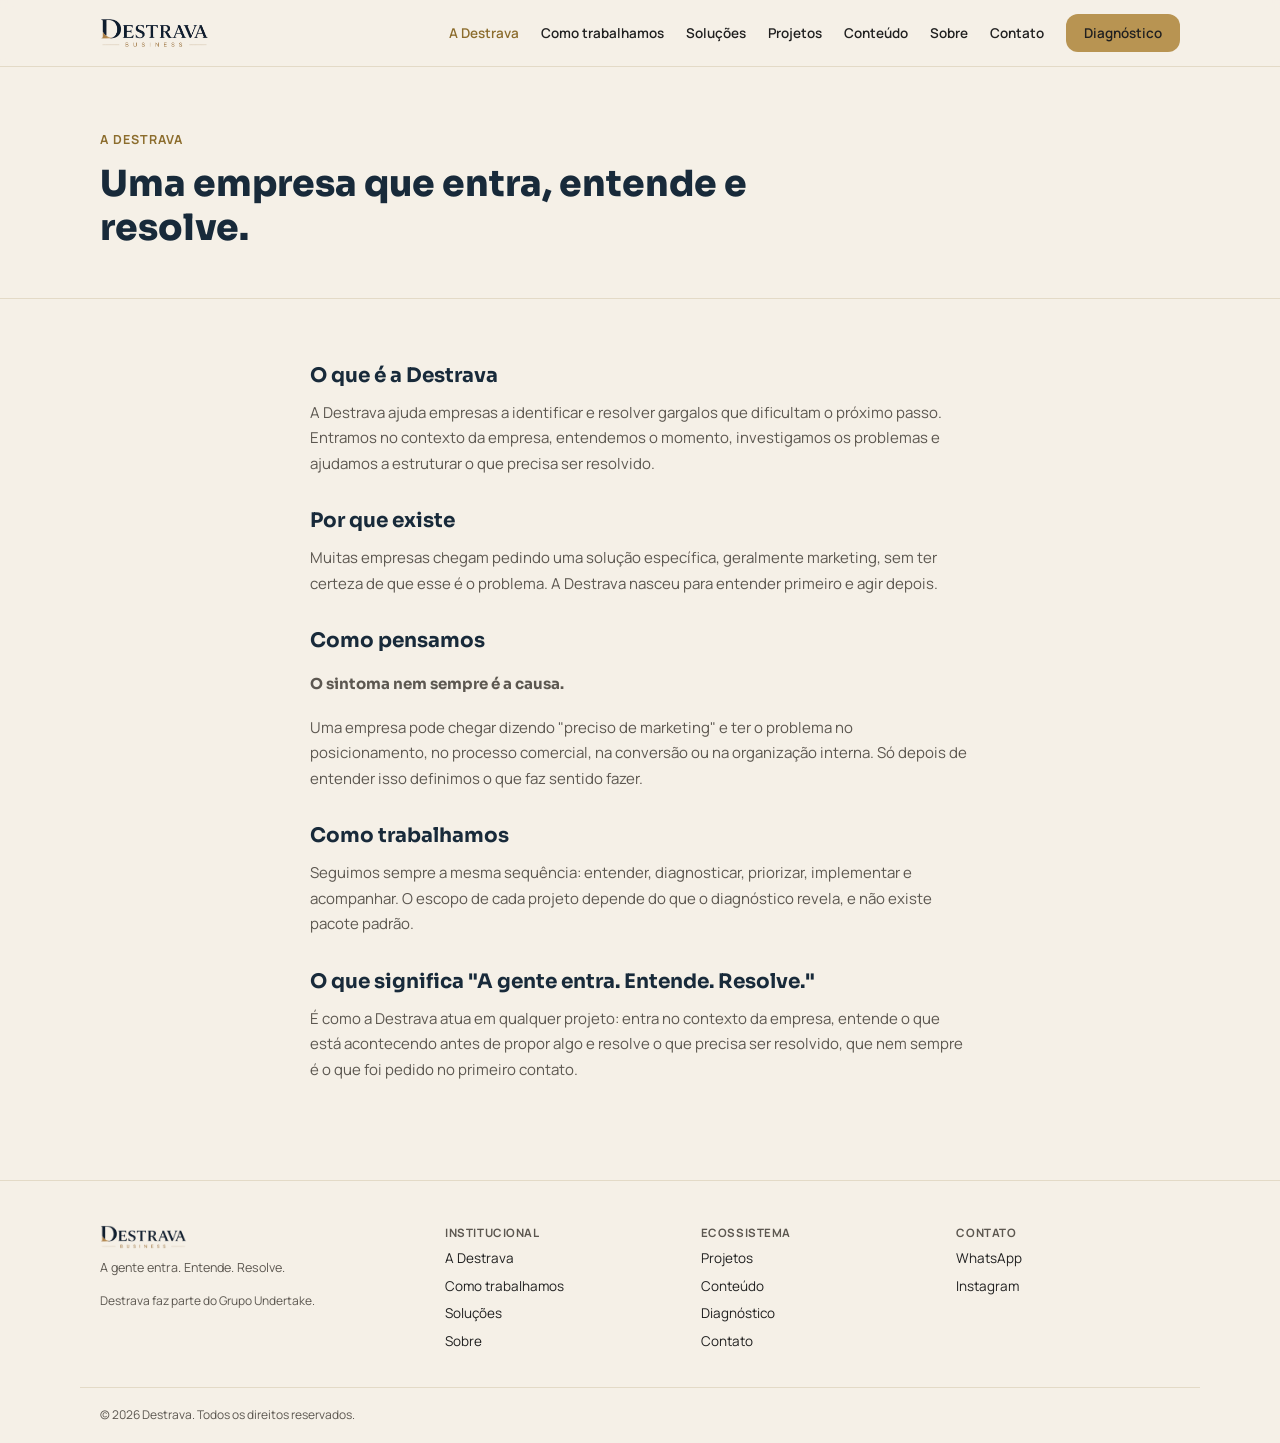
<file: a-destrava.html>
<!DOCTYPE html>
<html lang="pt-BR">
<head>
<meta charset="UTF-8">
<meta name="viewport" content="width=device-width, initial-scale=1, viewport-fit=cover">
<title>A Destrava | Consultoria e assessoria empresarial</title>
<meta name="description" content="A Destrava ajuda empresas a identificar e resolver gargalos que dificultam o próximo passo. Conheça como pensamos e por que existimos.">
<meta name="robots" content="index, follow">
<link rel="canonical" href="https://vempradestrava.com.br/a-destrava.html">

<meta property="og:type" content="website">
<meta property="og:url" content="https://vempradestrava.com.br/a-destrava.html">
<meta property="og:title" content="A Destrava | Consultoria e assessoria empresarial">
<meta property="og:description" content="A Destrava ajuda empresas a identificar e resolver gargalos que dificultam o próximo passo. Conheça como pensamos e por que existimos.">
<meta property="og:locale" content="pt_BR">
<meta property="og:site_name" content="Destrava">
<meta property="og:image" content="https://vempradestrava.com.br/assets/img/og-destrava-2026.jpg">

<meta name="twitter:card" content="summary_large_image">
<meta name="twitter:image" content="https://vempradestrava.com.br/assets/img/og-destrava-2026.jpg">
<meta name="twitter:title" content="A Destrava | Consultoria e assessoria empresarial">
<meta name="twitter:description" content="A Destrava ajuda empresas a identificar e resolver gargalos que dificultam o próximo passo. Conheça como pensamos e por que existimos.">

<link rel="icon" href="/assets/img/favicon.svg" type="image/svg+xml">
<link rel="stylesheet" href="css/style.css?v=9">
</head>
<body>

<header class="site-header">
  <div class="container site-header-inner">
    <a href="index.html" class="site-logo-link"><img class="site-logo" src="assets/img/logo-destrava.png" alt="Destrava" width="109" height="30"></a>
    <nav class="nav-menu" id="nav-menu">
      <a href="a-destrava.html" class="is-active">A Destrava</a>
      <a href="como-trabalhamos.html">Como trabalhamos</a>
      <a href="solucoes.html">Soluções</a>
      <a href="projetos.html">Projetos</a>
      <a href="conteudo.html">Conteúdo</a>
      <a href="sobre.html">Sobre</a>
      <a href="contato.html">Contato</a>
      <a class="btn btn-gold nav-cta" href="diagnostico.html">Diagnóstico</a>
    </nav>
    <button class="nav-toggle" id="nav-toggle" aria-expanded="false" aria-label="Abrir menu">
      <span></span><span></span><span></span>
    </button>
  </div>
</header>

<main>

  <section class="page-header">
    <div class="container">
      <span class="eyebrow">A Destrava</span>
      <h1 class="page-title">Uma empresa que entra, entende e resolve.</h1>
    </div>
  </section>

  <section class="section">
    <div class="container prose">
      <h2>O que é a Destrava</h2>
      <p>A Destrava ajuda empresas a identificar e resolver gargalos que dificultam o próximo passo. Entramos no contexto da empresa, entendemos o momento, investigamos os problemas e ajudamos a estruturar o que precisa ser resolvido.</p>

      <h2>Por que existe</h2>
      <p>Muitas empresas chegam pedindo uma solução específica, geralmente marketing, sem ter certeza de que esse é o problema. A Destrava nasceu para entender primeiro e agir depois.</p>

      <h2>Como pensamos</h2>
      <p class="section-highlight">O sintoma nem sempre é a causa.</p>
      <p>Uma empresa pode chegar dizendo "preciso de marketing" e ter o problema no posicionamento, no processo comercial, na conversão ou na organização interna. Só depois de entender isso definimos o que faz sentido fazer.</p>

      <h2>Como trabalhamos</h2>
      <p>Seguimos sempre a mesma sequência: entender, diagnosticar, priorizar, implementar e acompanhar. O escopo de cada projeto depende do que o diagnóstico revela, e não existe pacote padrão.</p>

      <h2>O que significa "A gente entra. Entende. Resolve."</h2>
      <p>É como a Destrava atua em qualquer projeto: entra no contexto da empresa, entende o que está acontecendo antes de propor algo e resolve o que precisa ser resolvido, que nem sempre é o que foi pedido no primeiro contato.</p>
    </div>
  </section>
</main>

<footer class="site-footer">
  <div class="container footer-grid">
    <div class="footer-brand">
      <img class="footer-logo" src="assets/img/logo-destrava.png" alt="Destrava" width="109" height="30" loading="lazy">
      <p class="footer-tagline">A gente entra. Entende. Resolve.</p>
      <p class="footer-group">Destrava faz parte do Grupo Undertake.</p>
    </div>
    <div class="footer-col">
      <p class="footer-title">Institucional</p>
      <a href="a-destrava.html">A Destrava</a>
      <a href="como-trabalhamos.html">Como trabalhamos</a>
      <a href="solucoes.html">Soluções</a>
      <a href="sobre.html">Sobre</a>
    </div>
    <div class="footer-col">
      <p class="footer-title">Ecossistema</p>
      <a href="projetos.html">Projetos</a>
      <a href="conteudo.html">Conteúdo</a>
      <a href="diagnostico.html">Diagnóstico</a>
      <a href="contato.html">Contato</a>
    </div>
    <div class="footer-col">
      <p class="footer-title">Contato</p>
      <a href="#" data-whatsapp data-msg="Olá! Vim pelo site da Destrava.">WhatsApp</a>
      <a href="https://instagram.com/vempradestrava" target="_blank" rel="noopener">Instagram</a>
    </div>
  </div>
  <div class="container footer-bottom">
    <p>&copy; <span id="year"></span> Destrava. Todos os direitos reservados.</p>
  </div>
</footer>

<script src="js/config.js?v=3"></script>
<script src="js/app.js?v=5"></script>
</body>
</html>
</file>
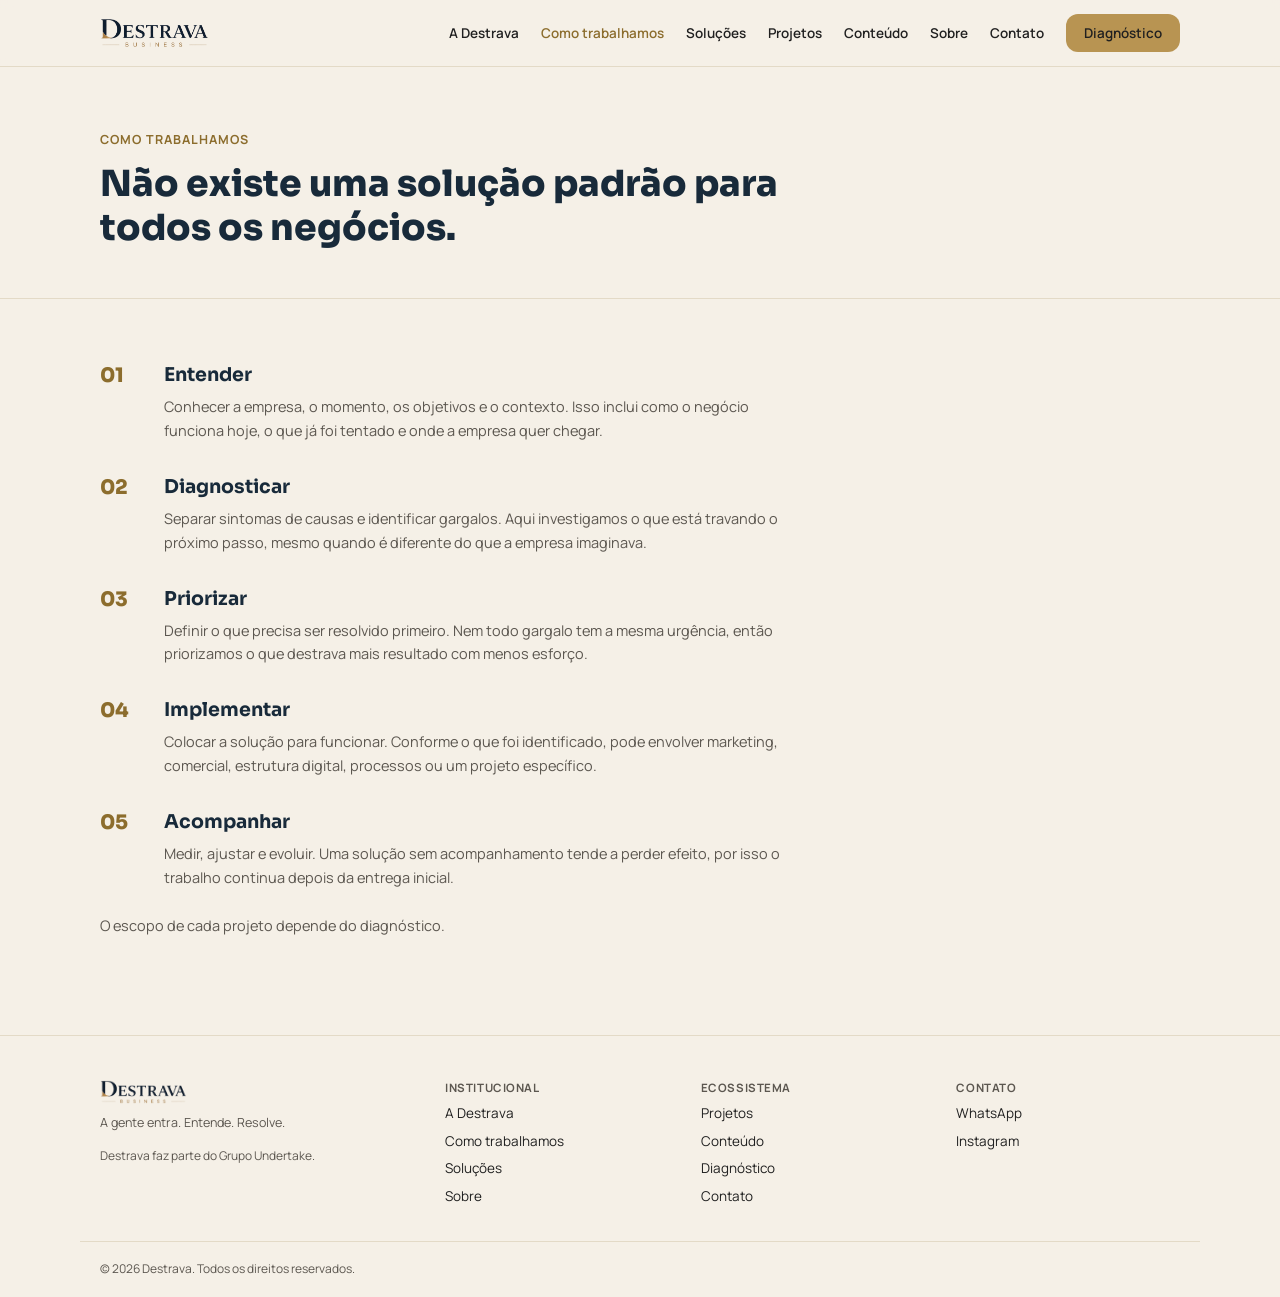
<file: como-trabalhamos.html>
<!DOCTYPE html>
<html lang="pt-BR">
<head>
<meta charset="UTF-8">
<meta name="viewport" content="width=device-width, initial-scale=1, viewport-fit=cover">
<title>Como trabalhamos | Destrava Business</title>
<meta name="description" content="Conheça o método da Destrava: entender, diagnosticar, priorizar, implementar e acompanhar.">
<meta name="robots" content="index, follow">
<link rel="canonical" href="https://vempradestrava.com.br/como-trabalhamos.html">

<meta property="og:type" content="website">
<meta property="og:url" content="https://vempradestrava.com.br/como-trabalhamos.html">
<meta property="og:title" content="Como trabalhamos | Destrava Business">
<meta property="og:description" content="Conheça o método da Destrava: entender, diagnosticar, priorizar, implementar e acompanhar.">
<meta property="og:locale" content="pt_BR">
<meta property="og:site_name" content="Destrava">
<meta property="og:image" content="https://vempradestrava.com.br/assets/img/og-destrava-2026.jpg">

<meta name="twitter:card" content="summary_large_image">
<meta name="twitter:image" content="https://vempradestrava.com.br/assets/img/og-destrava-2026.jpg">
<meta name="twitter:title" content="Como trabalhamos | Destrava Business">
<meta name="twitter:description" content="Conheça o método da Destrava: entender, diagnosticar, priorizar, implementar e acompanhar.">

<link rel="icon" href="/assets/img/favicon.svg" type="image/svg+xml">
<link rel="stylesheet" href="css/style.css?v=9">
</head>
<body>

<header class="site-header">
  <div class="container site-header-inner">
    <a href="index.html" class="site-logo-link"><img class="site-logo" src="assets/img/logo-destrava.png" alt="Destrava" width="109" height="30"></a>
    <nav class="nav-menu" id="nav-menu">
      <a href="a-destrava.html">A Destrava</a>
      <a href="como-trabalhamos.html" class="is-active">Como trabalhamos</a>
      <a href="solucoes.html">Soluções</a>
      <a href="projetos.html">Projetos</a>
      <a href="conteudo.html">Conteúdo</a>
      <a href="sobre.html">Sobre</a>
      <a href="contato.html">Contato</a>
      <a class="btn btn-gold nav-cta" href="diagnostico.html">Diagnóstico</a>
    </nav>
    <button class="nav-toggle" id="nav-toggle" aria-expanded="false" aria-label="Abrir menu">
      <span></span><span></span><span></span>
    </button>
  </div>
</header>

<main>

  <section class="page-header">
    <div class="container">
      <span class="eyebrow">Como trabalhamos</span>
      <h1 class="page-title">Não existe uma solução padrão para todos os negócios.</h1>
    </div>
  </section>

  <section class="section">
    <div class="container">
      <div class="method-detail-list">
        <div class="method-detail">
          <span class="method-number">01</span>
          <div>
            <h2>Entender</h2>
            <p>Conhecer a empresa, o momento, os objetivos e o contexto. Isso inclui como o negócio funciona hoje, o que já foi tentado e onde a empresa quer chegar.</p>
          </div>
        </div>
        <div class="method-detail">
          <span class="method-number">02</span>
          <div>
            <h2>Diagnosticar</h2>
            <p>Separar sintomas de causas e identificar gargalos. Aqui investigamos o que está travando o próximo passo, mesmo quando é diferente do que a empresa imaginava.</p>
          </div>
        </div>
        <div class="method-detail">
          <span class="method-number">03</span>
          <div>
            <h2>Priorizar</h2>
            <p>Definir o que precisa ser resolvido primeiro. Nem todo gargalo tem a mesma urgência, então priorizamos o que destrava mais resultado com menos esforço.</p>
          </div>
        </div>
        <div class="method-detail">
          <span class="method-number">04</span>
          <div>
            <h2>Implementar</h2>
            <p>Colocar a solução para funcionar. Conforme o que foi identificado, pode envolver marketing, comercial, estrutura digital, processos ou um projeto específico.</p>
          </div>
        </div>
        <div class="method-detail">
          <span class="method-number">05</span>
          <div>
            <h2>Acompanhar</h2>
            <p>Medir, ajustar e evoluir. Uma solução sem acompanhamento tende a perder efeito, por isso o trabalho continua depois da entrega inicial.</p>
          </div>
        </div>
      </div>
      <p class="section-closing">O escopo de cada projeto depende do diagnóstico.</p>
    </div>
  </section>
</main>

<footer class="site-footer">
  <div class="container footer-grid">
    <div class="footer-brand">
      <img class="footer-logo" src="assets/img/logo-destrava.png" alt="Destrava" width="109" height="30" loading="lazy">
      <p class="footer-tagline">A gente entra. Entende. Resolve.</p>
      <p class="footer-group">Destrava faz parte do Grupo Undertake.</p>
    </div>
    <div class="footer-col">
      <p class="footer-title">Institucional</p>
      <a href="a-destrava.html">A Destrava</a>
      <a href="como-trabalhamos.html">Como trabalhamos</a>
      <a href="solucoes.html">Soluções</a>
      <a href="sobre.html">Sobre</a>
    </div>
    <div class="footer-col">
      <p class="footer-title">Ecossistema</p>
      <a href="projetos.html">Projetos</a>
      <a href="conteudo.html">Conteúdo</a>
      <a href="diagnostico.html">Diagnóstico</a>
      <a href="contato.html">Contato</a>
    </div>
    <div class="footer-col">
      <p class="footer-title">Contato</p>
      <a href="#" data-whatsapp data-msg="Olá! Vim pelo site da Destrava.">WhatsApp</a>
      <a href="https://instagram.com/vempradestrava" target="_blank" rel="noopener">Instagram</a>
    </div>
  </div>
  <div class="container footer-bottom">
    <p>&copy; <span id="year"></span> Destrava. Todos os direitos reservados.</p>
  </div>
</footer>

<script src="js/config.js?v=3"></script>
<script src="js/app.js?v=5"></script>
</body>
</html>
</file>
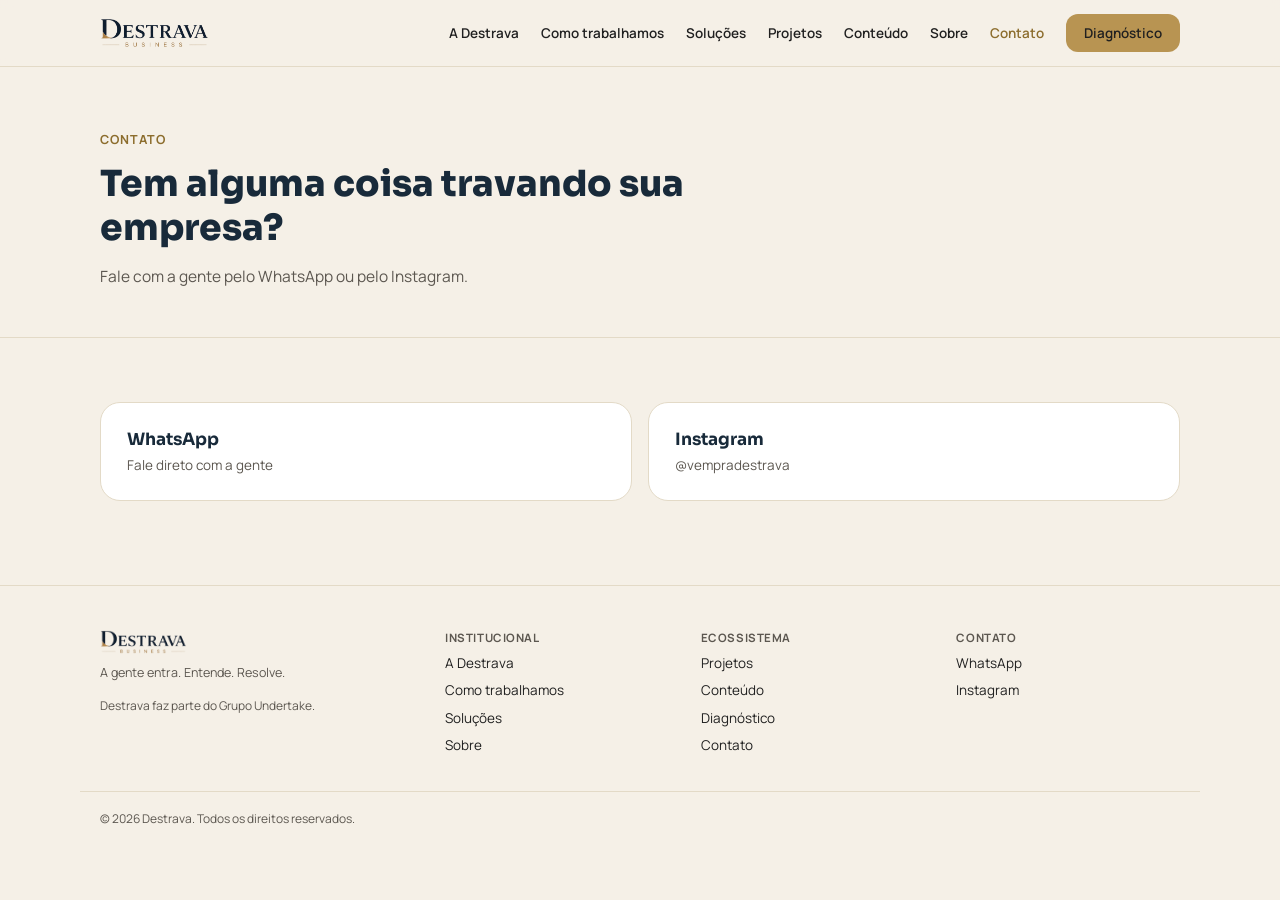
<file: contato.html>
<!DOCTYPE html>
<html lang="pt-BR">
<head>
<meta charset="UTF-8">
<meta name="viewport" content="width=device-width, initial-scale=1, viewport-fit=cover">
<title>Contato | Destrava Business</title>
<meta name="description" content="Fale com a Destrava pelo WhatsApp ou Instagram e conte onde o seu negócio está travado. A gente responde e indica o próximo passo.">
<meta name="robots" content="index, follow">
<link rel="canonical" href="https://vempradestrava.com.br/contato.html">

<meta property="og:type" content="website">
<meta property="og:url" content="https://vempradestrava.com.br/contato.html">
<meta property="og:title" content="Contato | Destrava Business">
<meta property="og:description" content="Fale com a Destrava pelo WhatsApp ou Instagram e conte onde o seu negócio está travado. A gente responde e indica o próximo passo.">
<meta property="og:locale" content="pt_BR">
<meta property="og:site_name" content="Destrava">
<meta property="og:image" content="https://vempradestrava.com.br/assets/img/og-destrava-2026.jpg">

<meta name="twitter:card" content="summary_large_image">
<meta name="twitter:image" content="https://vempradestrava.com.br/assets/img/og-destrava-2026.jpg">
<meta name="twitter:title" content="Contato | Destrava Business">
<meta name="twitter:description" content="Fale com a Destrava pelo WhatsApp ou Instagram e conte onde o seu negócio está travado. A gente responde e indica o próximo passo.">

<link rel="icon" href="/assets/img/favicon.svg" type="image/svg+xml">
<link rel="stylesheet" href="css/style.css?v=9">
</head>
<body>

<header class="site-header">
  <div class="container site-header-inner">
    <a href="index.html" class="site-logo-link"><img class="site-logo" src="assets/img/logo-destrava.png" alt="Destrava" width="109" height="30"></a>
    <nav class="nav-menu" id="nav-menu">
      <a href="a-destrava.html">A Destrava</a>
      <a href="como-trabalhamos.html">Como trabalhamos</a>
      <a href="solucoes.html">Soluções</a>
      <a href="projetos.html">Projetos</a>
      <a href="conteudo.html">Conteúdo</a>
      <a href="sobre.html">Sobre</a>
      <a href="contato.html" class="is-active">Contato</a>
      <a class="btn btn-gold nav-cta" href="diagnostico.html">Diagnóstico</a>
    </nav>
    <button class="nav-toggle" id="nav-toggle" aria-expanded="false" aria-label="Abrir menu">
      <span></span><span></span><span></span>
    </button>
  </div>
</header>

<main>

  <section class="page-header">
    <div class="container">
      <span class="eyebrow">Contato</span>
      <h1 class="page-title">Tem alguma coisa travando sua empresa?</h1>
      <p class="page-lead">Fale com a gente pelo WhatsApp ou pelo Instagram.</p>
    </div>
  </section>

  <section class="section">
    <div class="container">
      <div class="contact-options">
        <a class="contact-option" href="#" data-whatsapp data-msg="Olá! Vim pelo site da Destrava e quero falar com vocês.">
          <h3>WhatsApp</h3>
          <p>Fale direto com a gente</p>
        </a>
        <a class="contact-option" href="https://instagram.com/vempradestrava" target="_blank" rel="noopener">
          <h3>Instagram</h3>
          <p>@vempradestrava</p>
        </a>
      </div>
    </div>
  </section>
</main>

<footer class="site-footer">
  <div class="container footer-grid">
    <div class="footer-brand">
      <img class="footer-logo" src="assets/img/logo-destrava.png" alt="Destrava" width="109" height="30" loading="lazy">
      <p class="footer-tagline">A gente entra. Entende. Resolve.</p>
      <p class="footer-group">Destrava faz parte do Grupo Undertake.</p>
    </div>
    <div class="footer-col">
      <p class="footer-title">Institucional</p>
      <a href="a-destrava.html">A Destrava</a>
      <a href="como-trabalhamos.html">Como trabalhamos</a>
      <a href="solucoes.html">Soluções</a>
      <a href="sobre.html">Sobre</a>
    </div>
    <div class="footer-col">
      <p class="footer-title">Ecossistema</p>
      <a href="projetos.html">Projetos</a>
      <a href="conteudo.html">Conteúdo</a>
      <a href="diagnostico.html">Diagnóstico</a>
      <a href="contato.html">Contato</a>
    </div>
    <div class="footer-col">
      <p class="footer-title">Contato</p>
      <a href="#" data-whatsapp data-msg="Olá! Vim pelo site da Destrava.">WhatsApp</a>
      <a href="https://instagram.com/vempradestrava" target="_blank" rel="noopener">Instagram</a>
    </div>
  </div>
  <div class="container footer-bottom">
    <p>&copy; <span id="year"></span> Destrava. Todos os direitos reservados.</p>
  </div>
</footer>

<script src="js/config.js?v=3"></script>
<script src="js/app.js?v=5"></script>
</body>
</html>
</file>
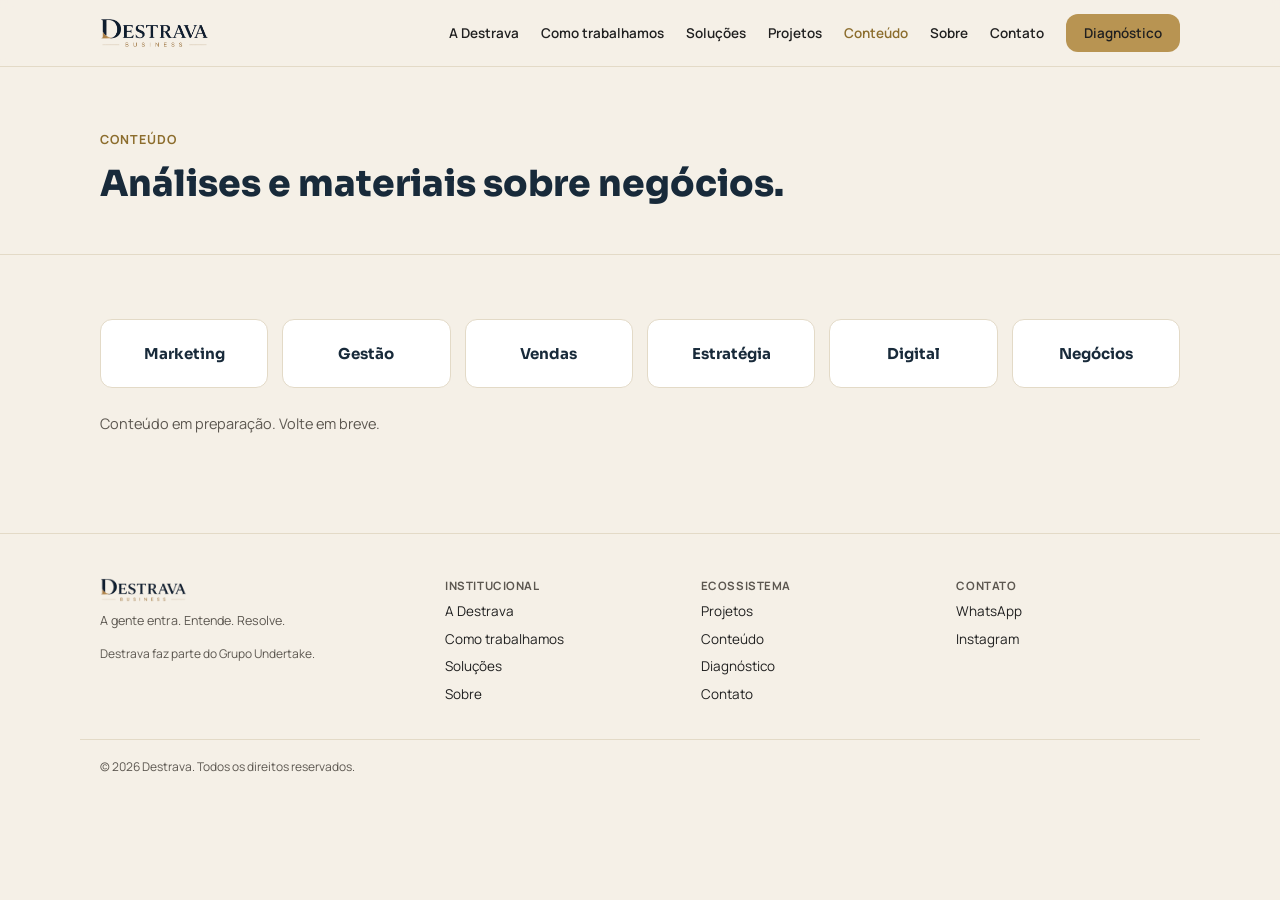
<file: conteudo.html>
<!DOCTYPE html>
<html lang="pt-BR">
<head>
<meta charset="UTF-8">
<meta name="viewport" content="width=device-width, initial-scale=1, viewport-fit=cover">
<title>Conteúdo sobre gestão e marketing | Destrava Business</title>
<meta name="description" content="Artigos, análises e materiais sobre marketing, gestão, vendas, estratégia, digital e negócios.">
<meta name="robots" content="index, follow">
<link rel="canonical" href="https://vempradestrava.com.br/conteudo.html">

<meta property="og:type" content="website">
<meta property="og:url" content="https://vempradestrava.com.br/conteudo.html">
<meta property="og:title" content="Conteúdo sobre gestão e marketing | Destrava Business">
<meta property="og:description" content="Artigos, análises e materiais sobre marketing, gestão, vendas, estratégia, digital e negócios.">
<meta property="og:locale" content="pt_BR">
<meta property="og:site_name" content="Destrava">
<meta property="og:image" content="https://vempradestrava.com.br/assets/img/og-destrava-2026.jpg">

<meta name="twitter:card" content="summary_large_image">
<meta name="twitter:image" content="https://vempradestrava.com.br/assets/img/og-destrava-2026.jpg">
<meta name="twitter:title" content="Conteúdo sobre gestão e marketing | Destrava Business">
<meta name="twitter:description" content="Artigos, análises e materiais sobre marketing, gestão, vendas, estratégia, digital e negócios.">

<link rel="icon" href="/assets/img/favicon.svg" type="image/svg+xml">
<link rel="stylesheet" href="css/style.css?v=9">
</head>
<body>

<header class="site-header">
  <div class="container site-header-inner">
    <a href="index.html" class="site-logo-link"><img class="site-logo" src="assets/img/logo-destrava.png" alt="Destrava" width="109" height="30"></a>
    <nav class="nav-menu" id="nav-menu">
      <a href="a-destrava.html">A Destrava</a>
      <a href="como-trabalhamos.html">Como trabalhamos</a>
      <a href="solucoes.html">Soluções</a>
      <a href="projetos.html">Projetos</a>
      <a href="conteudo.html" class="is-active">Conteúdo</a>
      <a href="sobre.html">Sobre</a>
      <a href="contato.html">Contato</a>
      <a class="btn btn-gold nav-cta" href="diagnostico.html">Diagnóstico</a>
    </nav>
    <button class="nav-toggle" id="nav-toggle" aria-expanded="false" aria-label="Abrir menu">
      <span></span><span></span><span></span>
    </button>
  </div>
</header>

<main>

  <section class="page-header">
    <div class="container">
      <span class="eyebrow">Conteúdo</span>
      <h1 class="page-title">Análises e materiais sobre negócios.</h1>
    </div>
  </section>

  <section class="section">
    <div class="container">
      <div class="category-grid">
        <div class="category-card"><h3>Marketing</h3></div>
        <div class="category-card"><h3>Gestão</h3></div>
        <div class="category-card"><h3>Vendas</h3></div>
        <div class="category-card"><h3>Estratégia</h3></div>
        <div class="category-card"><h3>Digital</h3></div>
        <div class="category-card"><h3>Negócios</h3></div>
      </div>
      <p class="section-closing">Conteúdo em preparação. Volte em breve.</p>
    </div>
  </section>
</main>

<footer class="site-footer">
  <div class="container footer-grid">
    <div class="footer-brand">
      <img class="footer-logo" src="assets/img/logo-destrava.png" alt="Destrava" width="109" height="30" loading="lazy">
      <p class="footer-tagline">A gente entra. Entende. Resolve.</p>
      <p class="footer-group">Destrava faz parte do Grupo Undertake.</p>
    </div>
    <div class="footer-col">
      <p class="footer-title">Institucional</p>
      <a href="a-destrava.html">A Destrava</a>
      <a href="como-trabalhamos.html">Como trabalhamos</a>
      <a href="solucoes.html">Soluções</a>
      <a href="sobre.html">Sobre</a>
    </div>
    <div class="footer-col">
      <p class="footer-title">Ecossistema</p>
      <a href="projetos.html">Projetos</a>
      <a href="conteudo.html">Conteúdo</a>
      <a href="diagnostico.html">Diagnóstico</a>
      <a href="contato.html">Contato</a>
    </div>
    <div class="footer-col">
      <p class="footer-title">Contato</p>
      <a href="#" data-whatsapp data-msg="Olá! Vim pelo site da Destrava.">WhatsApp</a>
      <a href="https://instagram.com/vempradestrava" target="_blank" rel="noopener">Instagram</a>
    </div>
  </div>
  <div class="container footer-bottom">
    <p>&copy; <span id="year"></span> Destrava. Todos os direitos reservados.</p>
  </div>
</footer>

<script src="js/config.js?v=3"></script>
<script src="js/app.js?v=5"></script>
</body>
</html>
</file>
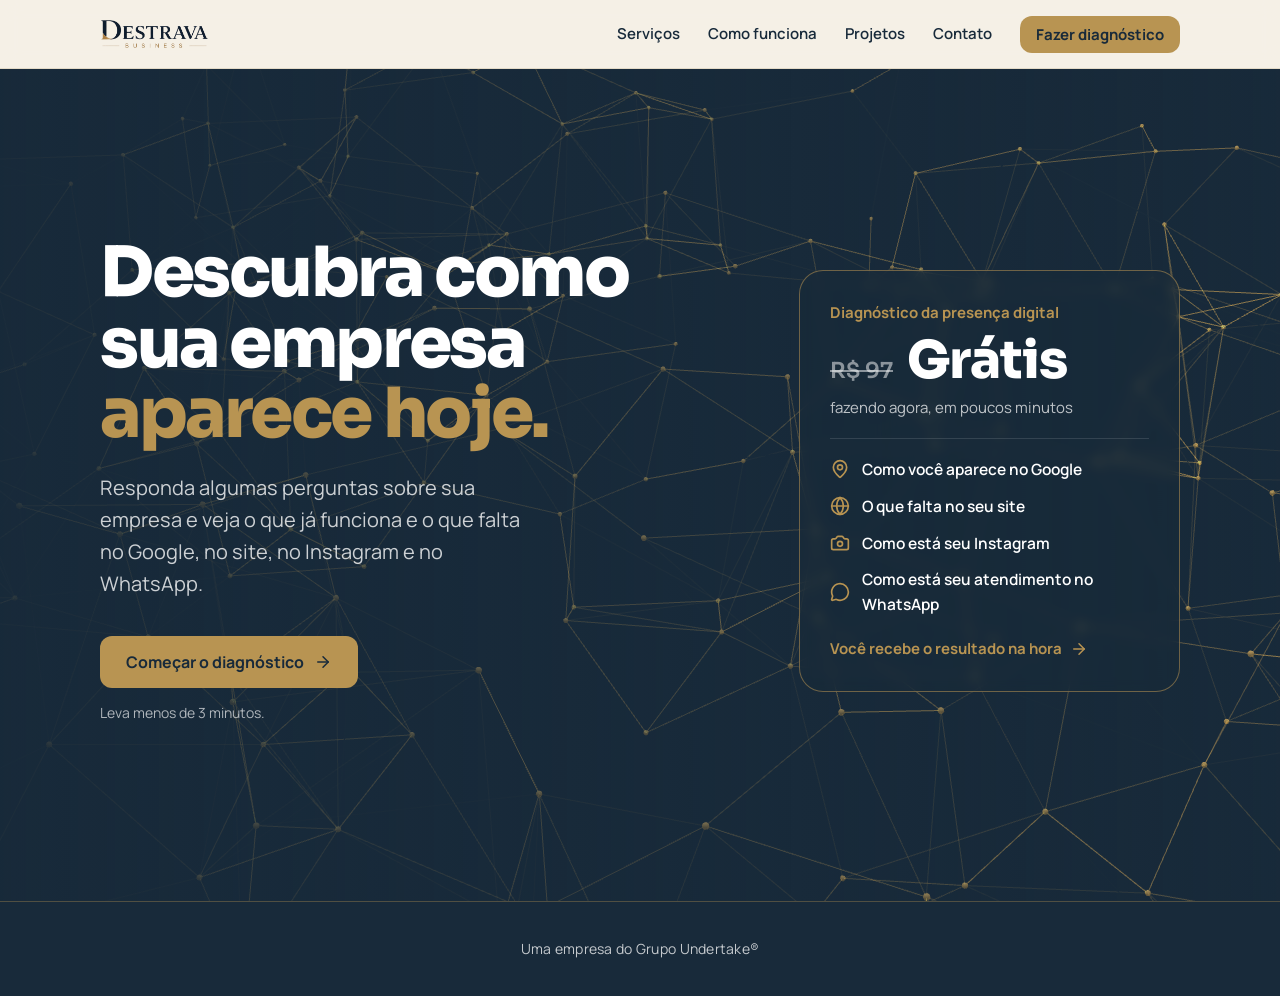
<file: diagnostico.html>
<!DOCTYPE html>
<html lang="pt-BR">
<head>
<meta charset="UTF-8">
<meta name="viewport" content="width=device-width, initial-scale=1, viewport-fit=cover">
<title>Diagnóstico grátis da presença digital | Destrava</title>
<meta name="description" content="Descubra em poucos minutos como sua empresa aparece no Google, no site, no Instagram e no WhatsApp. Diagnóstico de R$ 97, grátis fazendo agora.">
<meta name="robots" content="index, follow">
<link rel="canonical" href="https://vempradestrava.com.br/diagnostico.html">
<meta property="og:type" content="website">
<meta property="og:url" content="https://vempradestrava.com.br/diagnostico.html">
<meta property="og:title" content="Diagnóstico grátis da presença digital | Destrava">
<meta property="og:description" content="Descubra em poucos minutos como sua empresa aparece no Google, no site, no Instagram e no WhatsApp. Diagnóstico de R$ 97, grátis fazendo agora.">
<meta property="og:locale" content="pt_BR">
<meta property="og:site_name" content="Destrava">
<meta property="og:image" content="https://vempradestrava.com.br/assets/img/og-destrava-2026.jpg">
<meta name="twitter:card" content="summary_large_image">
<meta name="twitter:image" content="https://vempradestrava.com.br/assets/img/og-destrava-2026.jpg">
<meta name="twitter:title" content="Diagnóstico grátis da presença digital | Destrava">
<meta name="twitter:description" content="Descubra em poucos minutos como sua empresa aparece no Google, no site, no Instagram e no WhatsApp. Diagnóstico de R$ 97, grátis fazendo agora.">
<link rel="icon" href="/assets/img/favicon.svg" type="image/svg+xml">
<link rel="stylesheet" href="css/home.css?v=41">
</head>
<body>
<a class="pular" href="#conteudo">Pular para o conteúdo</a>
<header class="topo">
  <div class="wrap topo-in">
    <a href="index.html" class="logo"><img src="assets/img/logo-destrava.png" alt="Destrava" width="109" height="30"></a>
    <nav class="menu" id="menu" aria-label="Principal">
      <a href="index.html#servicos">Serviços</a>
      <a href="index.html#como-funciona">Como funciona</a>
      <a href="index.html#projetos">Projetos</a>
      <a href="index.html#contato">Contato</a>
      <a class="btn btn-ouro menu-cta" href="diagnostico.html">Fazer diagnóstico</a>
    </nav>
    <button class="menu-btn" id="menu-btn" aria-expanded="false" aria-controls="menu" aria-label="Abrir menu"><svg class="ic" aria-hidden="true" xmlns="http://www.w3.org/2000/svg" width="24" height="24" viewBox="0 0 24 24" fill="none" stroke="currentColor" stroke-width="2" stroke-linecap="round" stroke-linejoin="round" > <path d="M4 5h16" /> <path d="M4 12h16" /> <path d="M4 19h16" /> </svg><svg class="ic ic-x" aria-hidden="true" xmlns="http://www.w3.org/2000/svg" width="24" height="24" viewBox="0 0 24 24" fill="none" stroke="currentColor" stroke-width="2" stroke-linecap="round" stroke-linejoin="round" > <path d="M18 6 6 18" /> <path d="m6 6 12 12" /> </svg></button>
  </div>
</header>
<main id="conteudo">
<section class="hero hero-diag" id="inicio">
  <div class="hero-fx" id="hero-fx" aria-hidden="true"></div>
  <div class="wrap hero-in">
    <div class="hero-txt">
      <h1><span class="h1-l">Descubra como sua empresa</span><span class="h1-l h1-ouro">aparece hoje.</span></h1>
      <p class="hero-apoio">Responda algumas perguntas sobre sua empresa e veja o que já funciona e o que falta no Google, no site, no Instagram e no WhatsApp.</p>
      <a class="btn btn-ouro btn-grande" href="https://diagnostico.vempradestrava.com.br/" target="_blank" rel="noopener">Começar o diagnóstico <svg class="ic ic-seta" aria-hidden="true" xmlns="http://www.w3.org/2000/svg" width="24" height="24" viewBox="0 0 24 24" fill="none" stroke="currentColor" stroke-width="2" stroke-linecap="round" stroke-linejoin="round" > <path d="M5 12h14" /> <path d="m12 5 7 7-7 7" /> </svg></a>
      <p class="hero-nota">Leva menos de 3 minutos.</p>
    </div>
    <a class="oferta" href="https://diagnostico.vempradestrava.com.br/" target="_blank" rel="noopener">
      <span class="oferta-tag">Diagnóstico da presença digital</span>
      <span class="oferta-preco"><s>R$ 97</s><strong>Grátis</strong></span>
      <span class="oferta-cond">fazendo agora, em poucos minutos</span>
      <ul class="oferta-lista">
        <li><svg class="ic" aria-hidden="true" xmlns="http://www.w3.org/2000/svg" width="24" height="24" viewBox="0 0 24 24" fill="none" stroke="currentColor" stroke-width="2" stroke-linecap="round" stroke-linejoin="round" > <path d="M20 10c0 4.993-5.539 10.193-7.399 11.799a1 1 0 0 1-1.202 0C9.539 20.193 4 14.993 4 10a8 8 0 0 1 16 0" /> <circle cx="12" cy="10" r="3" /> </svg>Como você aparece no Google</li>
        <li><svg class="ic" aria-hidden="true" xmlns="http://www.w3.org/2000/svg" width="24" height="24" viewBox="0 0 24 24" fill="none" stroke="currentColor" stroke-width="2" stroke-linecap="round" stroke-linejoin="round" > <circle cx="12" cy="12" r="10" /> <path d="M12 2a14.5 14.5 0 0 0 0 20 14.5 14.5 0 0 0 0-20" /> <path d="M2 12h20" /> </svg>O que falta no seu site</li>
        <li><svg class="ic" aria-hidden="true" xmlns="http://www.w3.org/2000/svg" width="24" height="24" viewBox="0 0 24 24" fill="none" stroke="currentColor" stroke-width="2" stroke-linecap="round" stroke-linejoin="round" > <path d="M13.997 4a2 2 0 0 1 1.76 1.05l.486.9A2 2 0 0 0 18.003 7H20a2 2 0 0 1 2 2v9a2 2 0 0 1-2 2H4a2 2 0 0 1-2-2V9a2 2 0 0 1 2-2h1.997a2 2 0 0 0 1.759-1.048l.489-.904A2 2 0 0 1 10.004 4z" /> <circle cx="12" cy="13" r="3" /> </svg>Como está seu Instagram</li>
        <li><svg class="ic" aria-hidden="true" xmlns="http://www.w3.org/2000/svg" width="24" height="24" viewBox="0 0 24 24" fill="none" stroke="currentColor" stroke-width="2" stroke-linecap="round" stroke-linejoin="round" > <path d="M2.992 16.342a2 2 0 0 1 .094 1.167l-1.065 3.29a1 1 0 0 0 1.236 1.168l3.413-.998a2 2 0 0 1 1.099.092 10 10 0 1 0-4.777-4.719" /> </svg>Como está seu atendimento no WhatsApp</li>
      </ul>
      <span class="oferta-fim">Você recebe o resultado na hora <svg class="ic ic-seta" aria-hidden="true" xmlns="http://www.w3.org/2000/svg" width="24" height="24" viewBox="0 0 24 24" fill="none" stroke="currentColor" stroke-width="2" stroke-linecap="round" stroke-linejoin="round" > <path d="M5 12h14" /> <path d="m12 5 7 7-7 7" /> </svg></span>
    </a>
  </div>
</section>
</main>
<footer class="rodape">
  <div class="wrap rodape-in">
    
    <p>Uma empresa do Grupo Undertake®</p>
  </div>
</footer>
<script src="js/config.js?v=41"></script>
<script src="js/app.js?v=41"></script>
<script src="js/three.min.js" defer></script>
<script src="js/vanta.net.min.js" defer></script>
<script src="js/home.js?v=41" defer></script>
</body>
</html>
</file>
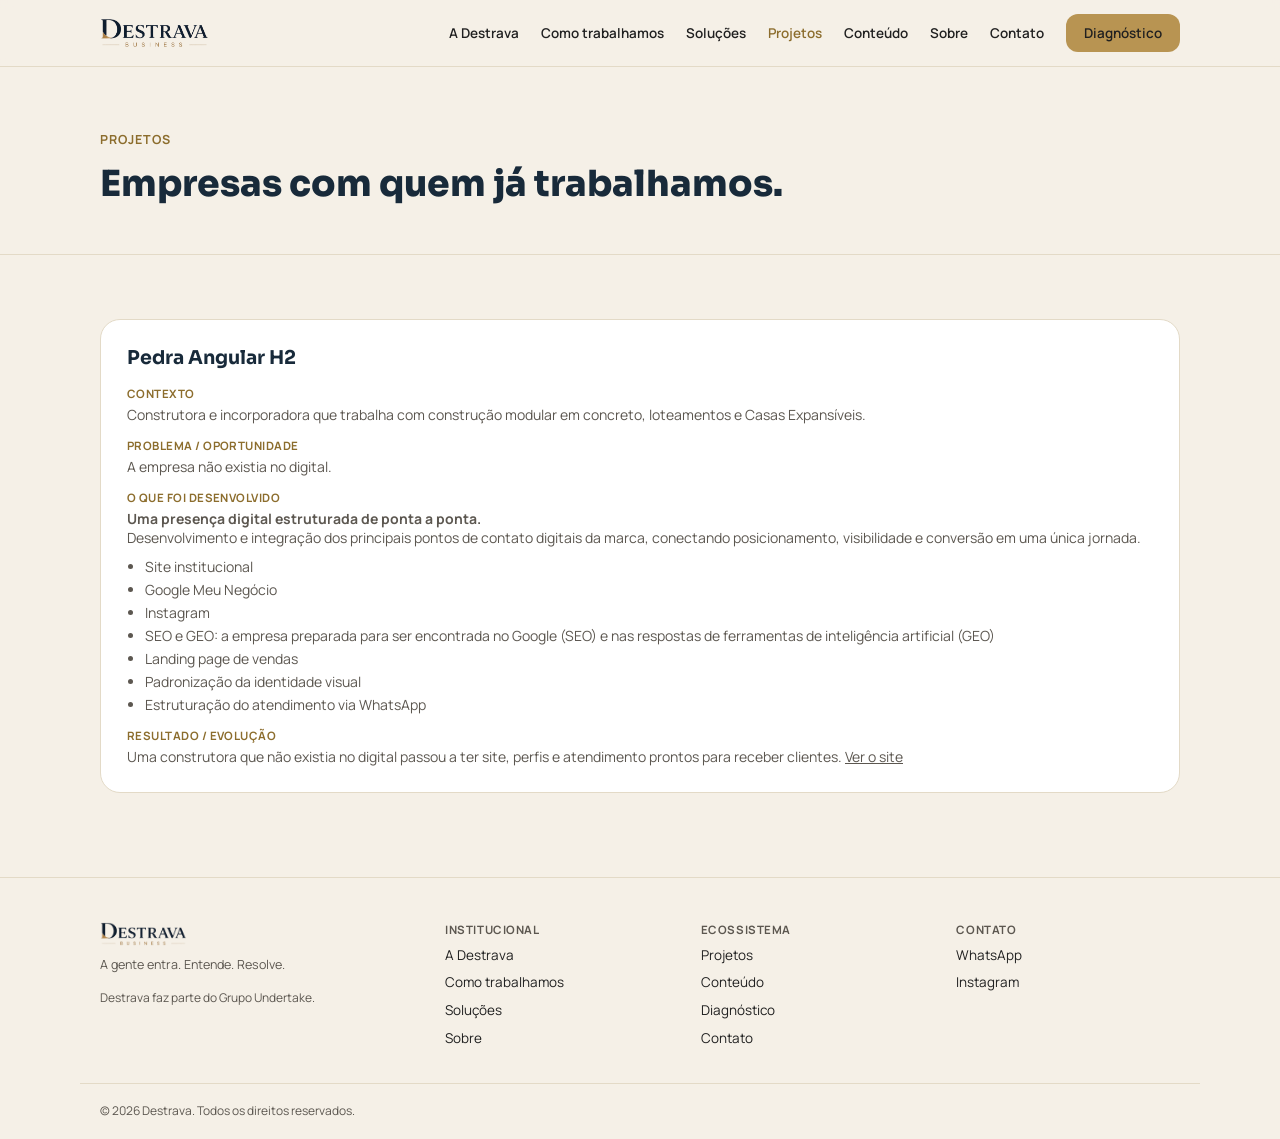
<file: projetos.html>
<!DOCTYPE html>
<html lang="pt-BR">
<head>
<meta charset="UTF-8">
<meta name="viewport" content="width=device-width, initial-scale=1, viewport-fit=cover">
<title>Projetos e casos | Destrava Business</title>
<meta name="description" content="Projetos da Destrava: o caso da Pedra Angular H2, com site, Google Meu Negócio, Instagram, SEO e atendimento estruturados.">
<meta name="robots" content="index, follow">
<link rel="canonical" href="https://vempradestrava.com.br/projetos.html">

<meta property="og:type" content="website">
<meta property="og:url" content="https://vempradestrava.com.br/projetos.html">
<meta property="og:title" content="Projetos e casos | Destrava Business">
<meta property="og:description" content="Projetos da Destrava: o caso da Pedra Angular H2, com site, Google Meu Negócio, Instagram, SEO e atendimento estruturados.">
<meta property="og:locale" content="pt_BR">
<meta property="og:site_name" content="Destrava">
<meta property="og:image" content="https://vempradestrava.com.br/assets/img/og-destrava-2026.jpg">

<meta name="twitter:card" content="summary_large_image">
<meta name="twitter:image" content="https://vempradestrava.com.br/assets/img/og-destrava-2026.jpg">
<meta name="twitter:title" content="Projetos e casos | Destrava Business">
<meta name="twitter:description" content="Projetos da Destrava: o caso da Pedra Angular H2, com site, Google Meu Negócio, Instagram, SEO e atendimento estruturados.">

<link rel="icon" href="/assets/img/favicon.svg" type="image/svg+xml">
<link rel="stylesheet" href="css/style.css?v=9">
</head>
<body>

<header class="site-header">
  <div class="container site-header-inner">
    <a href="index.html" class="site-logo-link"><img class="site-logo" src="assets/img/logo-destrava.png" alt="Destrava" width="109" height="30"></a>
    <nav class="nav-menu" id="nav-menu">
      <a href="a-destrava.html">A Destrava</a>
      <a href="como-trabalhamos.html">Como trabalhamos</a>
      <a href="solucoes.html">Soluções</a>
      <a href="projetos.html" class="is-active">Projetos</a>
      <a href="conteudo.html">Conteúdo</a>
      <a href="sobre.html">Sobre</a>
      <a href="contato.html">Contato</a>
      <a class="btn btn-gold nav-cta" href="diagnostico.html">Diagnóstico</a>
    </nav>
    <button class="nav-toggle" id="nav-toggle" aria-expanded="false" aria-label="Abrir menu">
      <span></span><span></span><span></span>
    </button>
  </div>
</header>

<main>

  <section class="page-header">
    <div class="container">
      <span class="eyebrow">Projetos</span>
      <h1 class="page-title">Empresas com quem já trabalhamos.</h1>
    </div>
  </section>

  <section class="section">
    <div class="container">
      <div class="case-list">
        <article class="case-card">
          <h2>Pedra Angular H2</h2>
          <dl class="case-fields">
            <dt>Contexto</dt><dd>Construtora e incorporadora que trabalha com construção modular em concreto, loteamentos e Casas Expansíveis.</dd>
            <dt>Problema / oportunidade</dt><dd>A empresa não existia no digital.</dd>
            <dt>O que foi desenvolvido</dt><dd><strong>Uma presença digital estruturada de ponta a ponta.</strong><br>Desenvolvimento e integração dos principais pontos de contato digitais da marca, conectando posicionamento, visibilidade e conversão em uma única jornada.
              <ul class="case-list-items">
                <li>Site institucional</li>
                <li>Google Meu Negócio</li>
                <li>Instagram</li>
                <li>SEO e GEO: a empresa preparada para ser encontrada no Google (SEO) e nas respostas de ferramentas de inteligência artificial (GEO)</li>
                <li>Landing page de vendas</li>
                <li>Padronização da identidade visual</li>
                <li>Estruturação do atendimento via WhatsApp</li>
              </ul></dd>
            <dt>Resultado / evolução</dt><dd>Uma construtora que não existia no digital passou a ter site, perfis e atendimento prontos para receber clientes. <a href="https://pedraangularh2.com.br/" target="_blank" rel="noopener">Ver o site</a></dd>
          </dl>
        </article>
      </div>
    </div>
  </section>
</main>

<footer class="site-footer">
  <div class="container footer-grid">
    <div class="footer-brand">
      <img class="footer-logo" src="assets/img/logo-destrava.png" alt="Destrava" width="109" height="30" loading="lazy">
      <p class="footer-tagline">A gente entra. Entende. Resolve.</p>
      <p class="footer-group">Destrava faz parte do Grupo Undertake.</p>
    </div>
    <div class="footer-col">
      <p class="footer-title">Institucional</p>
      <a href="a-destrava.html">A Destrava</a>
      <a href="como-trabalhamos.html">Como trabalhamos</a>
      <a href="solucoes.html">Soluções</a>
      <a href="sobre.html">Sobre</a>
    </div>
    <div class="footer-col">
      <p class="footer-title">Ecossistema</p>
      <a href="projetos.html">Projetos</a>
      <a href="conteudo.html">Conteúdo</a>
      <a href="diagnostico.html">Diagnóstico</a>
      <a href="contato.html">Contato</a>
    </div>
    <div class="footer-col">
      <p class="footer-title">Contato</p>
      <a href="#" data-whatsapp data-msg="Olá! Vim pelo site da Destrava.">WhatsApp</a>
      <a href="https://instagram.com/vempradestrava" target="_blank" rel="noopener">Instagram</a>
    </div>
  </div>
  <div class="container footer-bottom">
    <p>&copy; <span id="year"></span> Destrava. Todos os direitos reservados.</p>
  </div>
</footer>

<script src="js/config.js?v=3"></script>
<script src="js/app.js?v=5"></script>
</body>
</html>
</file>
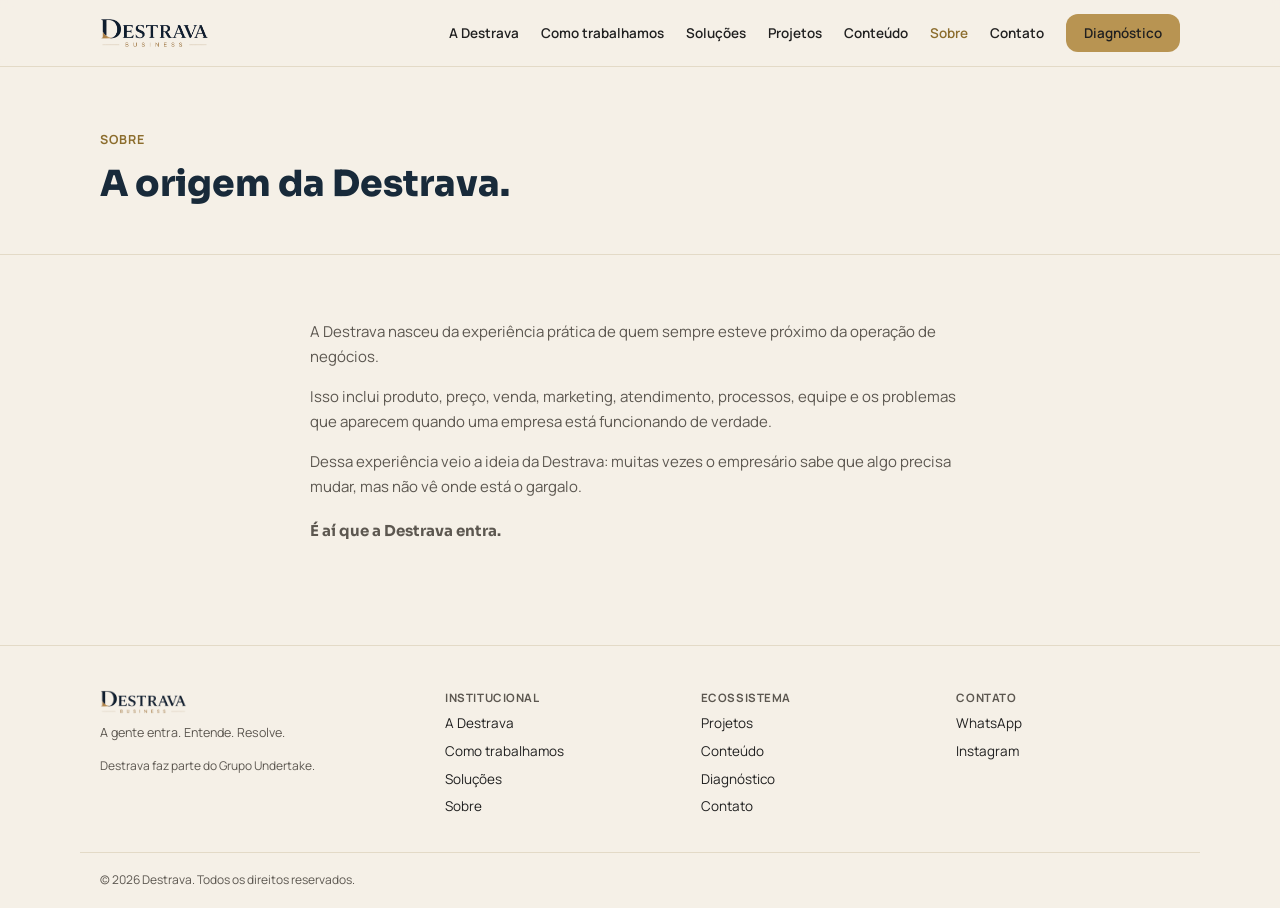
<file: sobre.html>
<!DOCTYPE html>
<html lang="pt-BR">
<head>
<meta charset="UTF-8">
<meta name="viewport" content="width=device-width, initial-scale=1, viewport-fit=cover">
<title>Sobre a Destrava Business | Itaberá/SP</title>
<meta name="description" content="A origem da Destrava Business, em Itaberá/SP, e a experiência prática por trás de uma consultoria para pequenos negócios.">
<meta name="robots" content="index, follow">
<link rel="canonical" href="https://vempradestrava.com.br/sobre.html">

<meta property="og:type" content="website">
<meta property="og:url" content="https://vempradestrava.com.br/sobre.html">
<meta property="og:title" content="Sobre a Destrava Business | Itaberá/SP">
<meta property="og:description" content="A origem da Destrava Business, em Itaberá/SP, e a experiência prática por trás de uma consultoria para pequenos negócios.">
<meta property="og:locale" content="pt_BR">
<meta property="og:site_name" content="Destrava">
<meta property="og:image" content="https://vempradestrava.com.br/assets/img/og-destrava-2026.jpg">

<meta name="twitter:card" content="summary_large_image">
<meta name="twitter:image" content="https://vempradestrava.com.br/assets/img/og-destrava-2026.jpg">
<meta name="twitter:title" content="Sobre a Destrava Business | Itaberá/SP">
<meta name="twitter:description" content="A origem da Destrava Business, em Itaberá/SP, e a experiência prática por trás de uma consultoria para pequenos negócios.">

<link rel="icon" href="/assets/img/favicon.svg" type="image/svg+xml">
<link rel="stylesheet" href="css/style.css?v=9">
</head>
<body>

<header class="site-header">
  <div class="container site-header-inner">
    <a href="index.html" class="site-logo-link"><img class="site-logo" src="assets/img/logo-destrava.png" alt="Destrava" width="109" height="30"></a>
    <nav class="nav-menu" id="nav-menu">
      <a href="a-destrava.html">A Destrava</a>
      <a href="como-trabalhamos.html">Como trabalhamos</a>
      <a href="solucoes.html">Soluções</a>
      <a href="projetos.html">Projetos</a>
      <a href="conteudo.html">Conteúdo</a>
      <a href="sobre.html" class="is-active">Sobre</a>
      <a href="contato.html">Contato</a>
      <a class="btn btn-gold nav-cta" href="diagnostico.html">Diagnóstico</a>
    </nav>
    <button class="nav-toggle" id="nav-toggle" aria-expanded="false" aria-label="Abrir menu">
      <span></span><span></span><span></span>
    </button>
  </div>
</header>

<main>

  <section class="page-header">
    <div class="container">
      <span class="eyebrow">Sobre</span>
      <h1 class="page-title">A origem da Destrava.</h1>
    </div>
  </section>

  <section class="section">
    <div class="container prose">
      <p>A Destrava nasceu da experiência prática de quem sempre esteve próximo da operação de negócios.</p>
      <p>Isso inclui produto, preço, venda, marketing, atendimento, processos, equipe e os problemas que aparecem quando uma empresa está funcionando de verdade.</p>
      <p>Dessa experiência veio a ideia da Destrava: muitas vezes o empresário sabe que algo precisa mudar, mas não vê onde está o gargalo.</p>
      <p class="section-highlight">É aí que a Destrava entra.</p>

    </div>
  </section>
</main>

<footer class="site-footer">
  <div class="container footer-grid">
    <div class="footer-brand">
      <img class="footer-logo" src="assets/img/logo-destrava.png" alt="Destrava" width="109" height="30" loading="lazy">
      <p class="footer-tagline">A gente entra. Entende. Resolve.</p>
      <p class="footer-group">Destrava faz parte do Grupo Undertake.</p>
    </div>
    <div class="footer-col">
      <p class="footer-title">Institucional</p>
      <a href="a-destrava.html">A Destrava</a>
      <a href="como-trabalhamos.html">Como trabalhamos</a>
      <a href="solucoes.html">Soluções</a>
      <a href="sobre.html">Sobre</a>
    </div>
    <div class="footer-col">
      <p class="footer-title">Ecossistema</p>
      <a href="projetos.html">Projetos</a>
      <a href="conteudo.html">Conteúdo</a>
      <a href="diagnostico.html">Diagnóstico</a>
      <a href="contato.html">Contato</a>
    </div>
    <div class="footer-col">
      <p class="footer-title">Contato</p>
      <a href="#" data-whatsapp data-msg="Olá! Vim pelo site da Destrava.">WhatsApp</a>
      <a href="https://instagram.com/vempradestrava" target="_blank" rel="noopener">Instagram</a>
    </div>
  </div>
  <div class="container footer-bottom">
    <p>&copy; <span id="year"></span> Destrava. Todos os direitos reservados.</p>
  </div>
</footer>

<script src="js/config.js?v=3"></script>
<script src="js/app.js?v=5"></script>
</body>
</html>
</file>
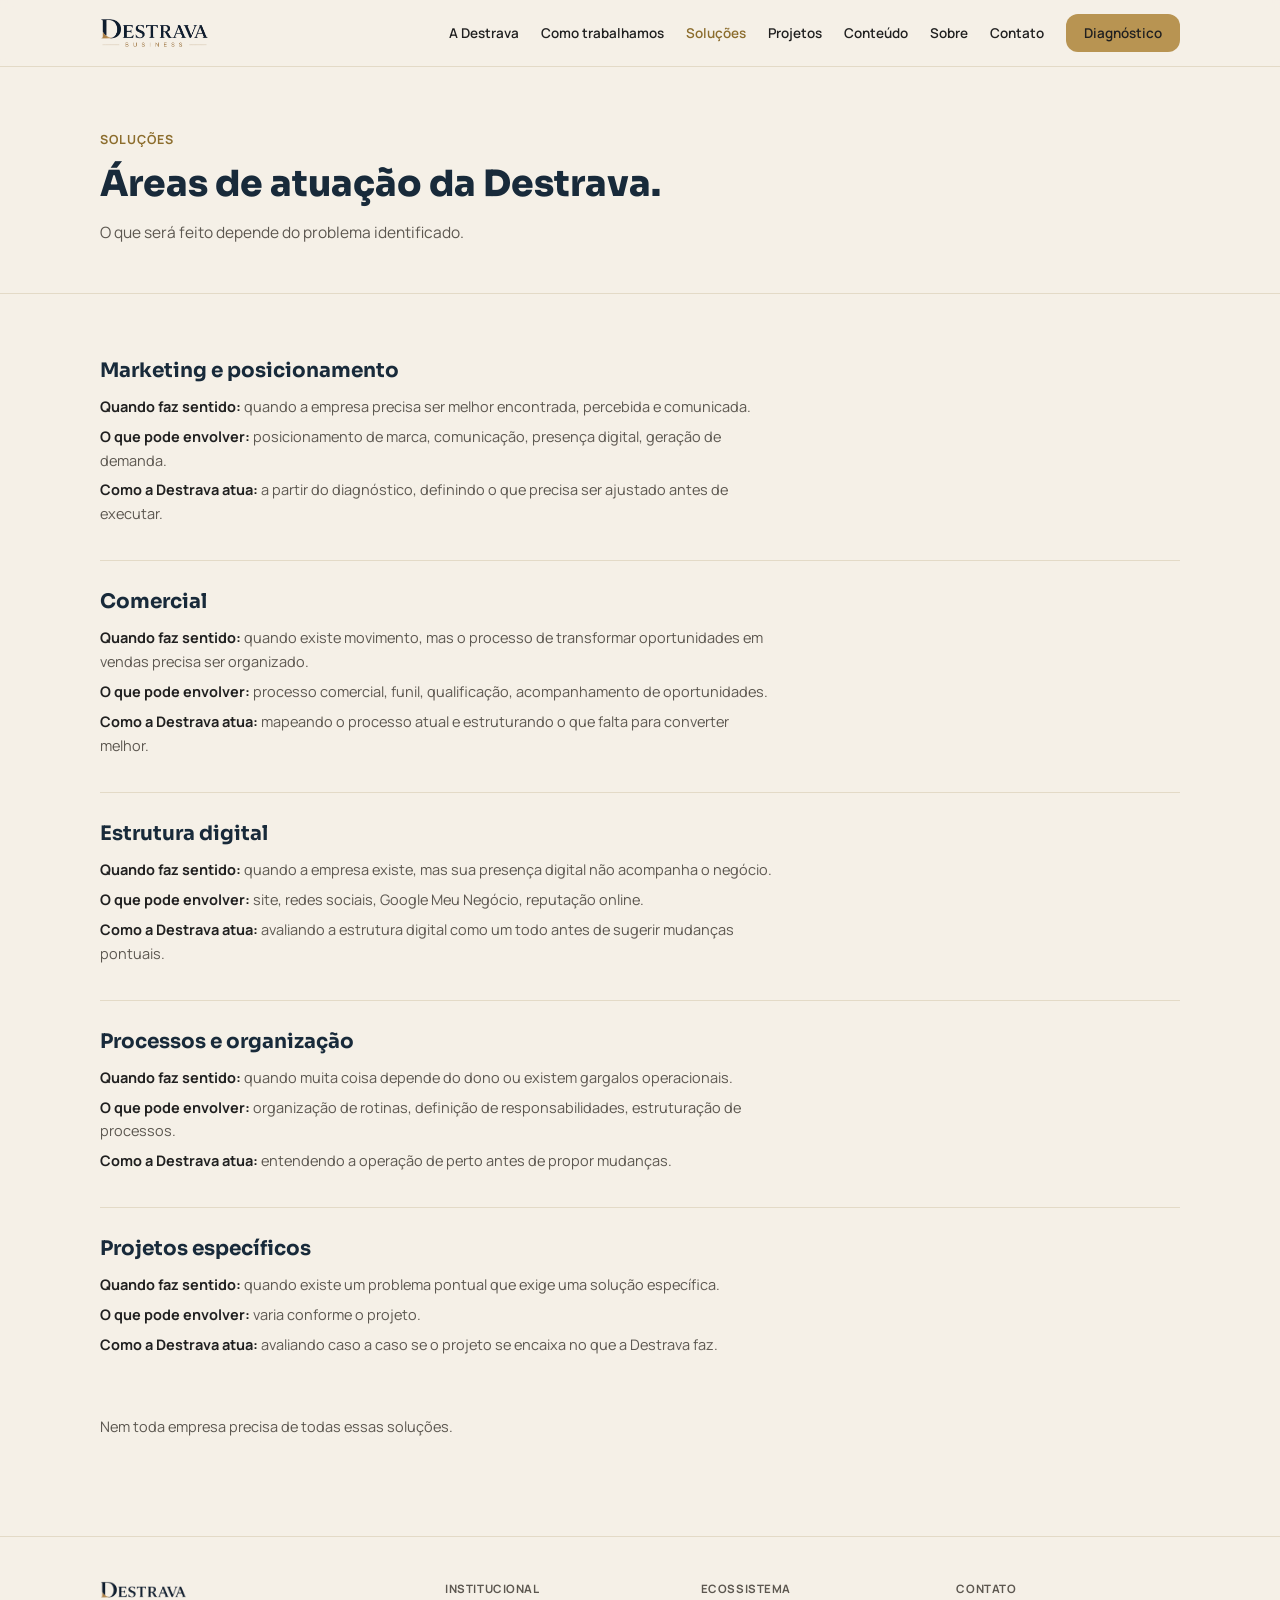
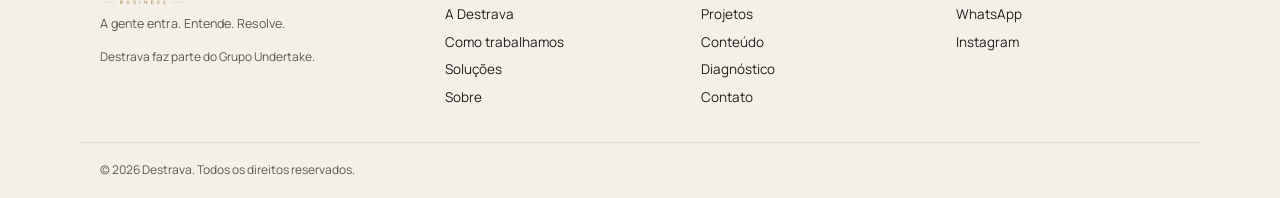
<file: solucoes.html>
<!DOCTYPE html>
<html lang="pt-BR">
<head>
<meta charset="UTF-8">
<meta name="viewport" content="width=device-width, initial-scale=1, viewport-fit=cover">
<title>Soluções para empresas | Destrava Business</title>
<meta name="description" content="Marketing e posicionamento, comercial, estrutura digital, processos e organização, projetos específicos. O que será feito depende do problema identificado.">
<meta name="robots" content="index, follow">
<link rel="canonical" href="https://vempradestrava.com.br/solucoes.html">

<meta property="og:type" content="website">
<meta property="og:url" content="https://vempradestrava.com.br/solucoes.html">
<meta property="og:title" content="Soluções para empresas | Destrava Business">
<meta property="og:description" content="Marketing e posicionamento, comercial, estrutura digital, processos e organização, projetos específicos. O que será feito depende do problema identificado.">
<meta property="og:locale" content="pt_BR">
<meta property="og:site_name" content="Destrava">
<meta property="og:image" content="https://vempradestrava.com.br/assets/img/og-destrava-2026.jpg">

<meta name="twitter:card" content="summary_large_image">
<meta name="twitter:image" content="https://vempradestrava.com.br/assets/img/og-destrava-2026.jpg">
<meta name="twitter:title" content="Soluções para empresas | Destrava Business">
<meta name="twitter:description" content="Marketing e posicionamento, comercial, estrutura digital, processos e organização, projetos específicos. O que será feito depende do problema identificado.">

<link rel="icon" href="/assets/img/favicon.svg" type="image/svg+xml">
<link rel="stylesheet" href="css/style.css?v=9">
</head>
<body>

<header class="site-header">
  <div class="container site-header-inner">
    <a href="index.html" class="site-logo-link"><img class="site-logo" src="assets/img/logo-destrava.png" alt="Destrava" width="109" height="30"></a>
    <nav class="nav-menu" id="nav-menu">
      <a href="a-destrava.html">A Destrava</a>
      <a href="como-trabalhamos.html">Como trabalhamos</a>
      <a href="solucoes.html" class="is-active">Soluções</a>
      <a href="projetos.html">Projetos</a>
      <a href="conteudo.html">Conteúdo</a>
      <a href="sobre.html">Sobre</a>
      <a href="contato.html">Contato</a>
      <a class="btn btn-gold nav-cta" href="diagnostico.html">Diagnóstico</a>
    </nav>
    <button class="nav-toggle" id="nav-toggle" aria-expanded="false" aria-label="Abrir menu">
      <span></span><span></span><span></span>
    </button>
  </div>
</header>

<main>

  <section class="page-header">
    <div class="container">
      <span class="eyebrow">Soluções</span>
      <h1 class="page-title">Áreas de atuação da Destrava.</h1>
      <p class="page-lead">O que será feito depende do problema identificado.</p>
    </div>
  </section>

  <section class="section">
    <div class="container">
      <div class="solution-detail">
        <h2>Marketing e posicionamento</h2>
        <p><strong>Quando faz sentido:</strong> quando a empresa precisa ser melhor encontrada, percebida e comunicada.</p>
        <p><strong>O que pode envolver:</strong> posicionamento de marca, comunicação, presença digital, geração de demanda.</p>
        <p><strong>Como a Destrava atua:</strong> a partir do diagnóstico, definindo o que precisa ser ajustado antes de executar.</p>
      </div>
      <div class="solution-detail">
        <h2>Comercial</h2>
        <p><strong>Quando faz sentido:</strong> quando existe movimento, mas o processo de transformar oportunidades em vendas precisa ser organizado.</p>
        <p><strong>O que pode envolver:</strong> processo comercial, funil, qualificação, acompanhamento de oportunidades.</p>
        <p><strong>Como a Destrava atua:</strong> mapeando o processo atual e estruturando o que falta para converter melhor.</p>
      </div>
      <div class="solution-detail">
        <h2>Estrutura digital</h2>
        <p><strong>Quando faz sentido:</strong> quando a empresa existe, mas sua presença digital não acompanha o negócio.</p>
        <p><strong>O que pode envolver:</strong> site, redes sociais, Google Meu Negócio, reputação online.</p>
        <p><strong>Como a Destrava atua:</strong> avaliando a estrutura digital como um todo antes de sugerir mudanças pontuais.</p>
      </div>
      <div class="solution-detail">
        <h2>Processos e organização</h2>
        <p><strong>Quando faz sentido:</strong> quando muita coisa depende do dono ou existem gargalos operacionais.</p>
        <p><strong>O que pode envolver:</strong> organização de rotinas, definição de responsabilidades, estruturação de processos.</p>
        <p><strong>Como a Destrava atua:</strong> entendendo a operação de perto antes de propor mudanças.</p>
      </div>
      <div class="solution-detail">
        <h2>Projetos específicos</h2>
        <p><strong>Quando faz sentido:</strong> quando existe um problema pontual que exige uma solução específica.</p>
        <p><strong>O que pode envolver:</strong> varia conforme o projeto.</p>
        <p><strong>Como a Destrava atua:</strong> avaliando caso a caso se o projeto se encaixa no que a Destrava faz.</p>
      </div>
      <p class="section-closing">Nem toda empresa precisa de todas essas soluções.</p>
    </div>
  </section>
</main>

<footer class="site-footer">
  <div class="container footer-grid">
    <div class="footer-brand">
      <img class="footer-logo" src="assets/img/logo-destrava.png" alt="Destrava" width="109" height="30" loading="lazy">
      <p class="footer-tagline">A gente entra. Entende. Resolve.</p>
      <p class="footer-group">Destrava faz parte do Grupo Undertake.</p>
    </div>
    <div class="footer-col">
      <p class="footer-title">Institucional</p>
      <a href="a-destrava.html">A Destrava</a>
      <a href="como-trabalhamos.html">Como trabalhamos</a>
      <a href="solucoes.html">Soluções</a>
      <a href="sobre.html">Sobre</a>
    </div>
    <div class="footer-col">
      <p class="footer-title">Ecossistema</p>
      <a href="projetos.html">Projetos</a>
      <a href="conteudo.html">Conteúdo</a>
      <a href="diagnostico.html">Diagnóstico</a>
      <a href="contato.html">Contato</a>
    </div>
    <div class="footer-col">
      <p class="footer-title">Contato</p>
      <a href="#" data-whatsapp data-msg="Olá! Vim pelo site da Destrava.">WhatsApp</a>
      <a href="https://instagram.com/vempradestrava" target="_blank" rel="noopener">Instagram</a>
    </div>
  </div>
  <div class="container footer-bottom">
    <p>&copy; <span id="year"></span> Destrava. Todos os direitos reservados.</p>
  </div>
</footer>

<script src="js/config.js?v=3"></script>
<script src="js/app.js?v=5"></script>
</body>
</html>
</file>
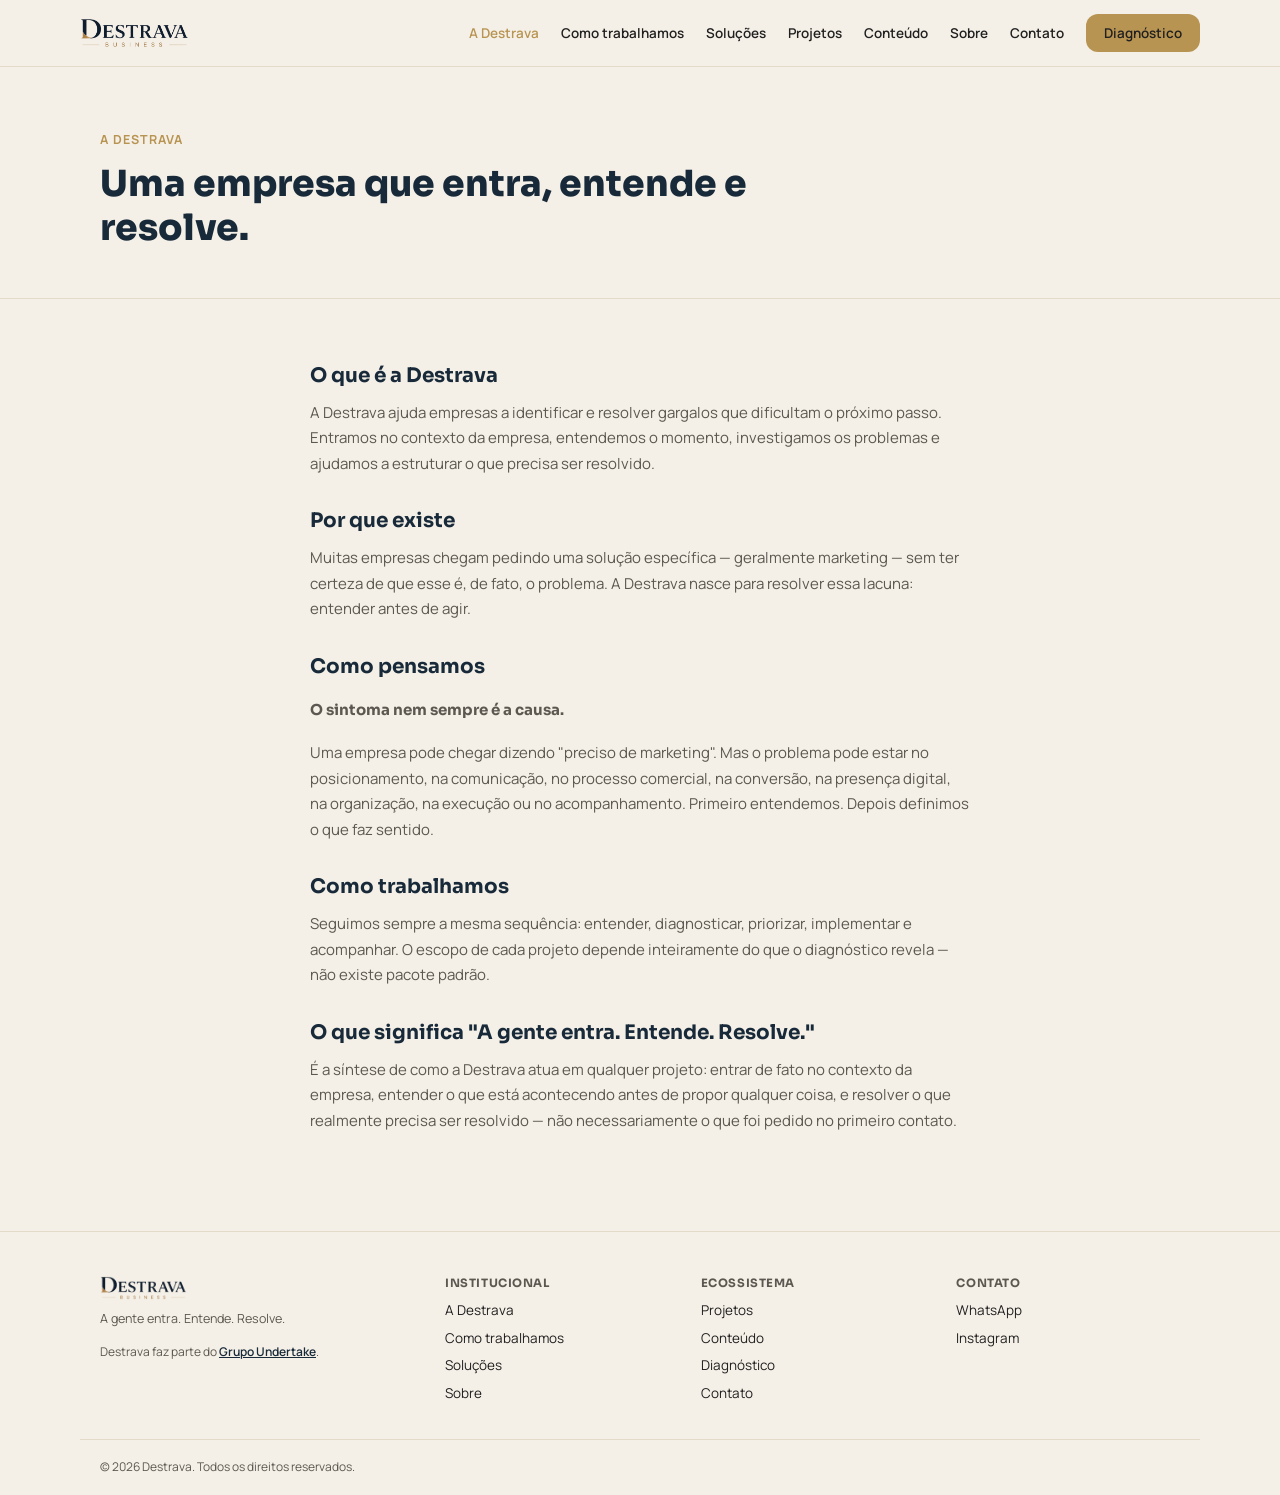
<file: public_html/a-destrava.html>
<!DOCTYPE html>
<html lang="pt-BR">
<head>
<meta charset="UTF-8">
<meta name="viewport" content="width=device-width, initial-scale=1, viewport-fit=cover">
<title>A Destrava | Quem somos</title>
<meta name="description" content="A Destrava ajuda empresas a identificar e resolver gargalos que dificultam o próximo passo. Conheça como pensamos e por que existimos.">
<meta name="robots" content="index, follow">

<meta property="og:type" content="website">
<meta property="og:title" content="A Destrava | Quem somos">
<meta property="og:description" content="A Destrava ajuda empresas a identificar e resolver gargalos que dificultam o próximo passo. Conheça como pensamos e por que existimos.">
<meta property="og:locale" content="pt_BR">
<meta property="og:site_name" content="Destrava">
<meta property="og:image" content="/assets/img/og-destrava.jpg">

<meta name="twitter:card" content="summary_large_image">
<meta name="twitter:title" content="A Destrava | Quem somos">
<meta name="twitter:description" content="A Destrava ajuda empresas a identificar e resolver gargalos que dificultam o próximo passo. Conheça como pensamos e por que existimos.">

<link rel="icon" href="/assets/img/favicon.svg" type="image/svg+xml">
<link rel="stylesheet" href="css/style.css?v=4">
</head>
<body>

<header class="site-header">
  <div class="container site-header-inner">
    <a href="index.html" class="site-logo-link"><img class="site-logo" src="assets/img/logo-destrava.png" alt="Destrava"></a>
    <nav class="nav-menu" id="nav-menu">
      <a href="a-destrava.html" class="is-active">A Destrava</a>
      <a href="como-trabalhamos.html">Como trabalhamos</a>
      <a href="solucoes.html">Soluções</a>
      <a href="projetos.html">Projetos</a>
      <a href="conteudo.html">Conteúdo</a>
      <a href="sobre.html">Sobre</a>
      <a href="contato.html">Contato</a>
      <a class="btn btn-gold nav-cta" href="diagnostico.html">Diagnóstico</a>
    </nav>
    <button class="nav-toggle" id="nav-toggle" aria-label="Abrir menu">
      <span></span><span></span><span></span>
    </button>
  </div>
</header>

<main>

  <section class="page-header">
    <div class="container">
      <span class="eyebrow">A Destrava</span>
      <h1 class="page-title">Uma empresa que entra, entende e resolve.</h1>
    </div>
  </section>

  <section class="section">
    <div class="container prose">
      <h2>O que é a Destrava</h2>
      <p>A Destrava ajuda empresas a identificar e resolver gargalos que dificultam o próximo passo. Entramos no contexto da empresa, entendemos o momento, investigamos os problemas e ajudamos a estruturar o que precisa ser resolvido.</p>

      <h2>Por que existe</h2>
      <p>Muitas empresas chegam pedindo uma solução específica — geralmente marketing — sem ter certeza de que esse é, de fato, o problema. A Destrava nasce para resolver essa lacuna: entender antes de agir.</p>

      <h2>Como pensamos</h2>
      <p class="section-highlight">O sintoma nem sempre é a causa.</p>
      <p>Uma empresa pode chegar dizendo "preciso de marketing". Mas o problema pode estar no posicionamento, na comunicação, no processo comercial, na conversão, na presença digital, na organização, na execução ou no acompanhamento. Primeiro entendemos. Depois definimos o que faz sentido.</p>

      <h2>Como trabalhamos</h2>
      <p>Seguimos sempre a mesma sequência: entender, diagnosticar, priorizar, implementar e acompanhar. O escopo de cada projeto depende inteiramente do que o diagnóstico revela — não existe pacote padrão.</p>

      <h2>O que significa "A gente entra. Entende. Resolve."</h2>
      <p>É a síntese de como a Destrava atua em qualquer projeto: entrar de fato no contexto da empresa, entender o que está acontecendo antes de propor qualquer coisa, e resolver o que realmente precisa ser resolvido — não necessariamente o que foi pedido no primeiro contato.</p>
    </div>
  </section>
</main>

<footer class="site-footer">
  <div class="container footer-grid">
    <div class="footer-brand">
      <img class="footer-logo" src="assets/img/logo-destrava.png" alt="Destrava">
      <p class="footer-tagline">A gente entra. Entende. Resolve.</p>
      <p class="footer-group">Destrava faz parte do <a href="sobre.html#grupo-undertake">Grupo Undertake</a>.</p>
    </div>
    <div class="footer-col">
      <h4>Institucional</h4>
      <a href="a-destrava.html">A Destrava</a>
      <a href="como-trabalhamos.html">Como trabalhamos</a>
      <a href="solucoes.html">Soluções</a>
      <a href="sobre.html">Sobre</a>
    </div>
    <div class="footer-col">
      <h4>Ecossistema</h4>
      <a href="projetos.html">Projetos</a>
      <a href="conteudo.html">Conteúdo</a>
      <a href="diagnostico.html">Diagnóstico</a>
      <a href="contato.html">Contato</a>
    </div>
    <div class="footer-col">
      <h4>Contato</h4>
      <a href="#" data-whatsapp data-msg="Olá! Vim pelo site da Destrava.">WhatsApp</a>
      <a href="https://instagram.com/destravabusiness" target="_blank" rel="noopener">Instagram</a>
    </div>
  </div>
  <div class="container footer-bottom">
    <p>&copy; <span id="year"></span> Destrava. Todos os direitos reservados.</p>
  </div>
</footer>

<script src="js/config.js?v=2"></script>
<script src="js/app.js?v=2"></script>
<script>document.getElementById('year').textContent = new Date().getFullYear();</script>
</body>
</html>
</file>
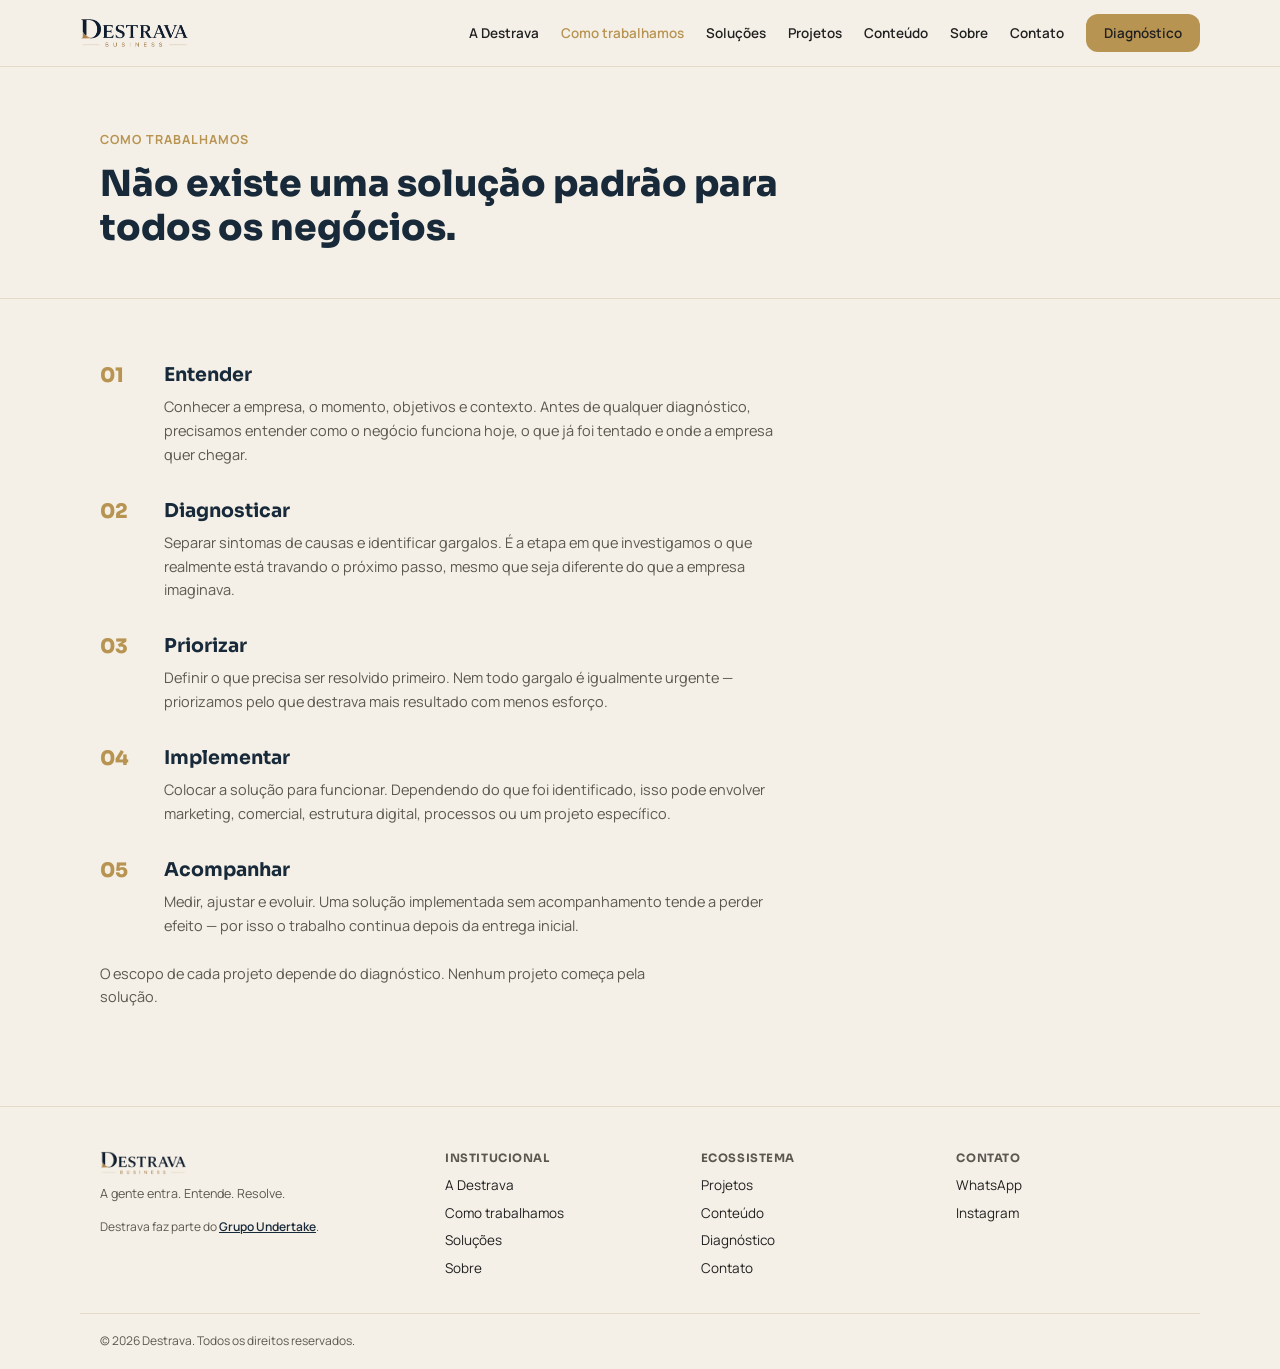
<file: public_html/como-trabalhamos.html>
<!DOCTYPE html>
<html lang="pt-BR">
<head>
<meta charset="UTF-8">
<meta name="viewport" content="width=device-width, initial-scale=1, viewport-fit=cover">
<title>Como trabalhamos | Destrava</title>
<meta name="description" content="Conheça o método da Destrava: entender, diagnosticar, priorizar, implementar e acompanhar. Não existe uma solução padrão para todos os negócios.">
<meta name="robots" content="index, follow">

<meta property="og:type" content="website">
<meta property="og:title" content="Como trabalhamos | Destrava">
<meta property="og:description" content="Conheça o método da Destrava: entender, diagnosticar, priorizar, implementar e acompanhar. Não existe uma solução padrão para todos os negócios.">
<meta property="og:locale" content="pt_BR">
<meta property="og:site_name" content="Destrava">
<meta property="og:image" content="/assets/img/og-destrava.jpg">

<meta name="twitter:card" content="summary_large_image">
<meta name="twitter:title" content="Como trabalhamos | Destrava">
<meta name="twitter:description" content="Conheça o método da Destrava: entender, diagnosticar, priorizar, implementar e acompanhar. Não existe uma solução padrão para todos os negócios.">

<link rel="icon" href="/assets/img/favicon.svg" type="image/svg+xml">
<link rel="stylesheet" href="css/style.css?v=4">
</head>
<body>

<header class="site-header">
  <div class="container site-header-inner">
    <a href="index.html" class="site-logo-link"><img class="site-logo" src="assets/img/logo-destrava.png" alt="Destrava"></a>
    <nav class="nav-menu" id="nav-menu">
      <a href="a-destrava.html">A Destrava</a>
      <a href="como-trabalhamos.html" class="is-active">Como trabalhamos</a>
      <a href="solucoes.html">Soluções</a>
      <a href="projetos.html">Projetos</a>
      <a href="conteudo.html">Conteúdo</a>
      <a href="sobre.html">Sobre</a>
      <a href="contato.html">Contato</a>
      <a class="btn btn-gold nav-cta" href="diagnostico.html">Diagnóstico</a>
    </nav>
    <button class="nav-toggle" id="nav-toggle" aria-label="Abrir menu">
      <span></span><span></span><span></span>
    </button>
  </div>
</header>

<main>

  <section class="page-header">
    <div class="container">
      <span class="eyebrow">Como trabalhamos</span>
      <h1 class="page-title">Não existe uma solução padrão para todos os negócios.</h1>
    </div>
  </section>

  <section class="section">
    <div class="container">
      <div class="method-detail-list">
        <div class="method-detail">
          <span class="method-number">01</span>
          <div>
            <h2>Entender</h2>
            <p>Conhecer a empresa, o momento, objetivos e contexto. Antes de qualquer diagnóstico, precisamos entender como o negócio funciona hoje, o que já foi tentado e onde a empresa quer chegar.</p>
          </div>
        </div>
        <div class="method-detail">
          <span class="method-number">02</span>
          <div>
            <h2>Diagnosticar</h2>
            <p>Separar sintomas de causas e identificar gargalos. É a etapa em que investigamos o que realmente está travando o próximo passo, mesmo que seja diferente do que a empresa imaginava.</p>
          </div>
        </div>
        <div class="method-detail">
          <span class="method-number">03</span>
          <div>
            <h2>Priorizar</h2>
            <p>Definir o que precisa ser resolvido primeiro. Nem todo gargalo é igualmente urgente — priorizamos pelo que destrava mais resultado com menos esforço.</p>
          </div>
        </div>
        <div class="method-detail">
          <span class="method-number">04</span>
          <div>
            <h2>Implementar</h2>
            <p>Colocar a solução para funcionar. Dependendo do que foi identificado, isso pode envolver marketing, comercial, estrutura digital, processos ou um projeto específico.</p>
          </div>
        </div>
        <div class="method-detail">
          <span class="method-number">05</span>
          <div>
            <h2>Acompanhar</h2>
            <p>Medir, ajustar e evoluir. Uma solução implementada sem acompanhamento tende a perder efeito — por isso o trabalho continua depois da entrega inicial.</p>
          </div>
        </div>
      </div>
      <p class="section-closing">O escopo de cada projeto depende do diagnóstico. Nenhum projeto começa pela solução.</p>
    </div>
  </section>
</main>

<footer class="site-footer">
  <div class="container footer-grid">
    <div class="footer-brand">
      <img class="footer-logo" src="assets/img/logo-destrava.png" alt="Destrava">
      <p class="footer-tagline">A gente entra. Entende. Resolve.</p>
      <p class="footer-group">Destrava faz parte do <a href="sobre.html#grupo-undertake">Grupo Undertake</a>.</p>
    </div>
    <div class="footer-col">
      <h4>Institucional</h4>
      <a href="a-destrava.html">A Destrava</a>
      <a href="como-trabalhamos.html">Como trabalhamos</a>
      <a href="solucoes.html">Soluções</a>
      <a href="sobre.html">Sobre</a>
    </div>
    <div class="footer-col">
      <h4>Ecossistema</h4>
      <a href="projetos.html">Projetos</a>
      <a href="conteudo.html">Conteúdo</a>
      <a href="diagnostico.html">Diagnóstico</a>
      <a href="contato.html">Contato</a>
    </div>
    <div class="footer-col">
      <h4>Contato</h4>
      <a href="#" data-whatsapp data-msg="Olá! Vim pelo site da Destrava.">WhatsApp</a>
      <a href="https://instagram.com/destravabusiness" target="_blank" rel="noopener">Instagram</a>
    </div>
  </div>
  <div class="container footer-bottom">
    <p>&copy; <span id="year"></span> Destrava. Todos os direitos reservados.</p>
  </div>
</footer>

<script src="js/config.js?v=2"></script>
<script src="js/app.js?v=2"></script>
<script>document.getElementById('year').textContent = new Date().getFullYear();</script>
</body>
</html>
</file>
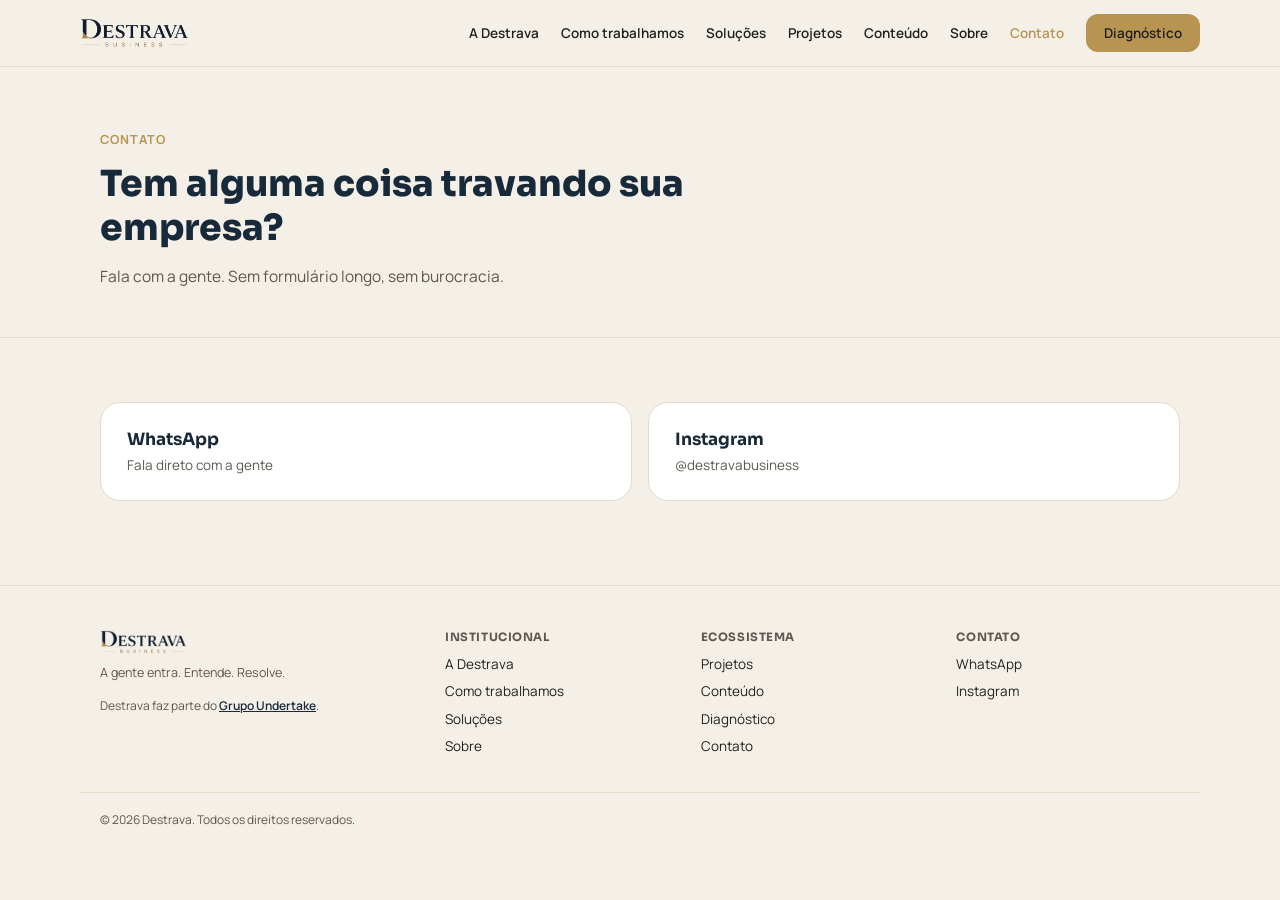
<file: public_html/contato.html>
<!DOCTYPE html>
<html lang="pt-BR">
<head>
<meta charset="UTF-8">
<meta name="viewport" content="width=device-width, initial-scale=1, viewport-fit=cover">
<title>Contato | Destrava</title>
<meta name="description" content="Fala com a Destrava pelo WhatsApp ou Instagram.">
<meta name="robots" content="index, follow">

<meta property="og:type" content="website">
<meta property="og:title" content="Contato | Destrava">
<meta property="og:description" content="Fala com a Destrava pelo WhatsApp ou Instagram.">
<meta property="og:locale" content="pt_BR">
<meta property="og:site_name" content="Destrava">
<meta property="og:image" content="/assets/img/og-destrava.jpg">

<meta name="twitter:card" content="summary_large_image">
<meta name="twitter:title" content="Contato | Destrava">
<meta name="twitter:description" content="Fala com a Destrava pelo WhatsApp ou Instagram.">

<link rel="icon" href="/assets/img/favicon.svg" type="image/svg+xml">
<link rel="stylesheet" href="css/style.css?v=4">
</head>
<body>

<header class="site-header">
  <div class="container site-header-inner">
    <a href="index.html" class="site-logo-link"><img class="site-logo" src="assets/img/logo-destrava.png" alt="Destrava"></a>
    <nav class="nav-menu" id="nav-menu">
      <a href="a-destrava.html">A Destrava</a>
      <a href="como-trabalhamos.html">Como trabalhamos</a>
      <a href="solucoes.html">Soluções</a>
      <a href="projetos.html">Projetos</a>
      <a href="conteudo.html">Conteúdo</a>
      <a href="sobre.html">Sobre</a>
      <a href="contato.html" class="is-active">Contato</a>
      <a class="btn btn-gold nav-cta" href="diagnostico.html">Diagnóstico</a>
    </nav>
    <button class="nav-toggle" id="nav-toggle" aria-label="Abrir menu">
      <span></span><span></span><span></span>
    </button>
  </div>
</header>

<main>

  <section class="page-header">
    <div class="container">
      <span class="eyebrow">Contato</span>
      <h1 class="page-title">Tem alguma coisa travando sua empresa?</h1>
      <p class="page-lead">Fala com a gente. Sem formulário longo, sem burocracia.</p>
    </div>
  </section>

  <section class="section">
    <div class="container">
      <div class="contact-options">
        <a class="contact-option" href="#" data-whatsapp data-msg="Olá! Vim pelo site da Destrava e quero falar com vocês.">
          <h3>WhatsApp</h3>
          <p>Fala direto com a gente</p>
        </a>
        <a class="contact-option" href="https://instagram.com/destravabusiness" target="_blank" rel="noopener">
          <h3>Instagram</h3>
          <p>@destravabusiness</p>
        </a>
      </div>
    </div>
  </section>
</main>

<footer class="site-footer">
  <div class="container footer-grid">
    <div class="footer-brand">
      <img class="footer-logo" src="assets/img/logo-destrava.png" alt="Destrava">
      <p class="footer-tagline">A gente entra. Entende. Resolve.</p>
      <p class="footer-group">Destrava faz parte do <a href="sobre.html#grupo-undertake">Grupo Undertake</a>.</p>
    </div>
    <div class="footer-col">
      <h4>Institucional</h4>
      <a href="a-destrava.html">A Destrava</a>
      <a href="como-trabalhamos.html">Como trabalhamos</a>
      <a href="solucoes.html">Soluções</a>
      <a href="sobre.html">Sobre</a>
    </div>
    <div class="footer-col">
      <h4>Ecossistema</h4>
      <a href="projetos.html">Projetos</a>
      <a href="conteudo.html">Conteúdo</a>
      <a href="diagnostico.html">Diagnóstico</a>
      <a href="contato.html">Contato</a>
    </div>
    <div class="footer-col">
      <h4>Contato</h4>
      <a href="#" data-whatsapp data-msg="Olá! Vim pelo site da Destrava.">WhatsApp</a>
      <a href="https://instagram.com/destravabusiness" target="_blank" rel="noopener">Instagram</a>
    </div>
  </div>
  <div class="container footer-bottom">
    <p>&copy; <span id="year"></span> Destrava. Todos os direitos reservados.</p>
  </div>
</footer>

<script src="js/config.js?v=2"></script>
<script src="js/app.js?v=2"></script>
<script>document.getElementById('year').textContent = new Date().getFullYear();</script>
</body>
</html>
</file>
<file: css/home.css>
@font-face{font-family:Sora;font-weight:600;font-display:swap;src:url(../assets/fonts/sora-latin-600-normal.woff2) format('woff2')}
@font-face{font-family:Sora;font-weight:700;font-display:swap;src:url(../assets/fonts/sora-latin-700-normal.woff2) format('woff2')}
@font-face{font-family:Sora;font-weight:800;font-display:swap;src:url(../assets/fonts/sora-latin-800-normal.woff2) format('woff2')}
@font-face{font-family:Manrope;font-weight:400;font-display:swap;src:url(../assets/fonts/manrope-latin-400-normal.woff2) format('woff2')}
@font-face{font-family:Manrope;font-weight:600;font-display:swap;src:url(../assets/fonts/manrope-latin-600-normal.woff2) format('woff2')}
@font-face{font-family:Manrope;font-weight:700;font-display:swap;src:url(../assets/fonts/manrope-latin-700-normal.woff2) format('woff2')}
:root{--azul:#182A3A;--azul-2:#22384B;--ouro:#B89452;--ouro-txt:#8C6D2D;--marfim:#F5F0E7;--branco:#fff;--tinta:#202020;--suave:#5C5750;--borda:#E3DAC7;--ouro-claro:#F1E6D2;
--fd:Sora,system-ui,sans-serif;--ft:Manrope,system-ui,sans-serif;--max:1120px}
*,*::before,*::after{box-sizing:border-box}
html{scroll-behavior:smooth;scroll-padding-top:80px}
body{margin:0;background:var(--marfim);color:var(--tinta);font:400 16px/1.6 var(--ft);-webkit-font-smoothing:antialiased}
h1,h2,h3{font-family:var(--fd);color:var(--azul);margin:0;line-height:1.15;letter-spacing:-.01em}
p{margin:0}
a{color:inherit}
img{display:block;max-width:100%}
.ic{width:22px;height:22px;flex:none}
.wrap{max-width:var(--max);margin:0 auto;padding:0 20px}
.pular{position:absolute;left:-999px}.pular:focus{left:16px;top:12px;z-index:99;background:#fff;padding:8px 12px;border-radius:8px}
:focus-visible{outline:3px solid var(--ouro);outline-offset:3px}
/* Botões */
.btn{display:inline-flex;align-items:center;justify-content:center;gap:10px;font:700 15px/1 var(--ft);text-decoration:none;border-radius:12px;padding:14px 20px;border:0;cursor:pointer;transition:background .2s,transform .2s}
.btn:hover{transform:translateY(-1px)}
.btn-azul{background:var(--azul);color:#fff}.btn-azul:hover{background:var(--azul-2)}
.btn-ouro{background:var(--ouro);color:var(--azul)}
.btn-linha{background:transparent;color:var(--azul);border:1.5px solid var(--azul)}
.btn-grande{padding:17px 26px;font-size:16px}
.ic-seta{width:18px;height:18px}
.link{font-weight:700;color:var(--azul);text-underline-offset:4px}
/* Topo */
.topo{position:sticky;top:0;z-index:50;background:rgb(245 240 231 / .92);backdrop-filter:blur(10px);border-bottom:1px solid var(--borda)}
.topo-in{display:flex;align-items:center;justify-content:space-between;height:68px}
.menu{display:flex;align-items:center;gap:28px;font-weight:600;font-size:15px}
.menu a:not(.btn){text-decoration:none;color:var(--azul)}
.menu a:not(.btn):hover{color:var(--ouro-txt)}
.menu-cta{padding:11px 16px}
.menu-btn{display:none;background:none;border:0;color:var(--azul);padding:8px;cursor:pointer}
.ic-x{display:none}
@media (max-width:860px){
 .menu-btn{display:block}
 .menu{position:fixed;inset:68px 0 auto 0;flex-direction:column;align-items:stretch;gap:0;background:var(--marfim);border-bottom:1px solid var(--borda);padding:8px 20px 20px;transform:translateY(-120%);transition:transform .25s;z-index:-1}
 .menu a:not(.btn){padding:14px 0;border-bottom:1px solid var(--borda);font-size:17px}
 .menu-cta{margin-top:14px;padding:15px}
 .menu-aberto .menu{transform:none}
 .menu-aberto .ic-x{display:block}.menu-aberto .menu-btn .ic:not(.ic-x){display:none}
}
/* Hero */
.hero{padding:64px 0 72px}
.hero-in{display:grid;gap:48px;align-items:center}
@media (min-width:900px){.hero-in{grid-template-columns:1.1fr .9fr;gap:64px}.hero{padding:96px 0 104px}}
.hero h1{font-size:clamp(36px,5.6vw,64px);font-weight:800;letter-spacing:-.025em;margin-bottom:22px}
.hero-apoio{font-size:clamp(17px,1.6vw,20px);color:var(--suave);max-width:34ch;margin-bottom:30px}
.hero-nota{font-size:14px;color:var(--suave);margin-top:14px}
/* Busca (o momento da página) */
.busca{background:var(--branco);border:1px solid var(--borda);border-radius:24px;padding:22px;box-shadow:0 24px 60px -24px rgb(24 42 58 / .35);max-width:460px;width:100%;justify-self:center}
.busca-campo{display:flex;align-items:center;gap:12px;border:1.5px solid var(--borda);border-radius:999px;padding:14px 18px;color:var(--suave);font-size:16px;min-height:54px}
.busca-txt{color:var(--tinta);font-weight:600;white-space:nowrap;overflow:hidden}
.cursor{width:2px;height:20px;background:var(--azul);margin-left:-8px;animation:pisca 1s steps(1) infinite}
@keyframes pisca{50%{opacity:0}}
.resultado{margin-top:18px;border-radius:16px;padding:18px;background:var(--marfim);border:1px solid var(--borda)}
.busca .resultado:not(.resultado-fantasma){opacity:.25;transform:translateY(8px);transition:opacity .45s,transform .45s,box-shadow .45s}
.busca.achou .resultado:not(.resultado-fantasma){opacity:1;transform:none;box-shadow:0 0 0 2px var(--ouro)}
.res-topo{display:flex;gap:14px;align-items:center}
.res-logo{width:46px;height:46px;border-radius:12px;background:var(--azul);color:var(--ouro);display:grid;place-items:center}
.res-topo strong{display:block;font-family:var(--fd);color:var(--azul);font-size:18px}
.res-topo span{font-size:14px;color:#2f7d4a;font-weight:600}
.res-acoes{display:grid;grid-template-columns:repeat(4,1fr);gap:8px;margin-top:16px}
.res-acoes span{display:flex;flex-direction:column;align-items:center;gap:6px;font-size:12.5px;font-weight:700;color:var(--azul);background:var(--branco);border:1px solid var(--borda);border-radius:12px;padding:10px 4px}
.res-acoes .ic{color:var(--ouro-txt)}
.resultado-fantasma{background:transparent}
.linha{height:10px;border-radius:6px;background:var(--borda)}.l1{width:60%}.l2{width:85%;margin-top:10px;opacity:.6}
/* Seções */
.secao{padding:80px 0}
.secao h2{font-size:clamp(28px,3.4vw,40px);font-weight:800;max-width:22ch}
.secao-apoio{color:var(--suave);font-size:17px;margin-top:12px;max-width:52ch}
.secao-clara{background:var(--branco)}
/* Serviços */
.servs{list-style:none;padding:0;margin:44px 0 0;display:grid;gap:2px;background:var(--borda);border:1px solid var(--borda);border-radius:20px;overflow:hidden}
@media (min-width:700px){.servs{grid-template-columns:1fr 1fr}}
@media (min-width:1024px){.servs{grid-template-columns:repeat(3,1fr)}}
.serv{background:var(--marfim);padding:26px 22px;display:flex;flex-direction:column;gap:14px}
.serv-ic{width:48px;height:48px;border-radius:14px;background:var(--azul);color:var(--ouro);display:grid;place-items:center}
.serv h3{font-size:18px;margin-bottom:6px}
.serv p{color:var(--suave);font-size:15px}
/* Passos (sequência real) */
.passos{list-style:none;padding:0;margin:44px 0 0;display:grid;gap:28px;counter-reset:p}
@media (min-width:860px){.passos{grid-template-columns:repeat(4,1fr);gap:24px}}
.passo{position:relative;padding-top:8px}
.passo-n{font-family:var(--fd);font-weight:800;font-size:14px;color:var(--ouro-txt)}
.passo-ic{display:grid;place-items:center;width:52px;height:52px;border-radius:50%;border:2px solid var(--azul);color:var(--azul);margin:10px 0 16px;background:var(--branco);position:relative;z-index:1}
@media (min-width:860px){.passo:not(:last-child)::after{content:"";position:absolute;top:60px;left:60px;right:-12px;height:2px;background:var(--borda)}}
.passo h3{font-size:19px;margin-bottom:6px}
.passo p{color:var(--suave);font-size:15px}
.faixa-preco{margin-top:48px;padding:22px 24px;border-radius:16px;background:var(--ouro-claro);display:flex;flex-wrap:wrap;gap:12px 24px;align-items:center;justify-content:space-between}
.faixa-preco p{font-size:17px;color:var(--azul)}
/* Caso */
.caso{background:var(--azul);color:#fff}
.caso h2{color:#fff;margin:10px 0 28px;max-width:20ch}
.caso-cliente{color:var(--ouro);font-weight:700;font-size:16px}
.caso-in{display:grid;gap:40px;align-items:center}
@media (min-width:900px){.caso-in{grid-template-columns:1.1fr .9fr;gap:64px}}
.caso-lista{list-style:none;padding:0;margin:0;display:grid;gap:12px}
.caso-lista li{display:flex;gap:12px;align-items:center;font-weight:600;font-size:17px;padding:14px 18px;border-radius:12px;background:rgb(255 255 255 / .06);border:1px solid rgb(255 255 255 / .1)}
.ic-ok{width:22px;height:22px;color:var(--ouro);flex:none}
/* Final */
.final-in{text-align:center;display:grid;justify-items:center;gap:16px}
.final h2{max-width:20ch}
.final p{color:var(--suave);font-size:17px;max-width:52ch}
.final-acoes{display:flex;flex-wrap:wrap;gap:12px;justify-content:center;margin-top:12px}
/* Rodapé */
.rodape{border-top:1px solid var(--borda);padding:32px 0}
.rodape-in{display:flex;flex-wrap:wrap;gap:16px 32px;align-items:center;justify-content:space-between;font-size:14px;color:var(--suave)}
.rodape nav{display:flex;gap:20px;flex-wrap:wrap}.rodape nav a{text-decoration:none;font-weight:600;color:var(--azul)}
@media (max-width:560px){.btn-grande{width:100%}}
@media (prefers-reduced-motion:reduce){*{transition:none!important;animation:none!important}.busca .resultado{opacity:1!important;transform:none!important}}
.serv-tec{margin-top:10px;font-size:13px!important;color:var(--ouro-txt)!important;font-weight:600}
/* Ícone ao lado do texto, para ocupar menos espaço */
.serv{flex-direction:row;align-items:flex-start;gap:16px;padding:22px 20px}
.serv-ic{width:44px;height:44px;border-radius:12px}
.serv h3{font-size:17px;margin:2px 0 4px}
.serv p{font-size:14.5px;line-height:1.5}
.serv-tec{margin-top:8px}
.servs{margin-top:36px}
.serv-ic{flex:none;width:44px;height:44px}
/* Como funciona, versão 2 */
#como-funciona{background:var(--azul)}
.passos{gap:16px;margin-top:36px}
@media (min-width:860px){.passos{gap:16px}.passo:not(:last-child)::after{display:none}}
.passo{display:flex;gap:16px;align-items:flex-start;background:var(--branco);border:1px solid var(--borda);border-radius:16px;padding:20px;position:relative}
.passo-n{flex:none;width:40px;height:40px;border-radius:50%;background:var(--azul);color:var(--ouro);display:grid;place-items:center;font:800 18px/1 var(--fd)}
.passo-ic{display:inline-grid;place-items:center;width:auto;height:auto;border:0;margin:0 8px 0 0;background:none;color:var(--ouro-txt);vertical-align:-4px}
.passo-ic .ic{width:20px;height:20px}
.passo h3{font-size:17px;margin:6px 0 4px;display:flex;align-items:center}
.passo p{font-size:14.5px;line-height:1.5}
@media (min-width:860px){.passo{flex-direction:column;gap:14px}.passo h3{margin-top:0}}
@media (min-width:860px){.passos{position:relative}.passos::before{content:"";position:absolute;left:40px;right:40px;top:40px;height:2px;background:var(--ouro);opacity:.5;z-index:0}.passo{z-index:1}}
.faixa-preco{background:var(--azul);margin-top:24px}
.faixa-preco p{color:#fff}
.faixa-preco .link{color:var(--ouro)}
/* Topo v2: fundo azul, formulário que captura o contato */
.hero{background:var(--azul);color:#fff;padding:56px 0 64px}
@media (min-width:900px){.hero{padding:80px 0 88px}.hero-in{grid-template-columns:1.05fr .95fr}}
.hero h1{color:#fff}
.h1-ouro{color:var(--ouro)}
.hero-apoio{color:rgb(255 255 255 / .78);max-width:36ch}
.hero-pontos{list-style:none;padding:0;margin:8px 0 0;display:grid;gap:14px}
.hero-pontos li{display:flex;gap:12px;align-items:center;font-weight:600;font-size:16px}
.hero-pontos .ic{color:var(--ouro);width:22px;height:22px}
.hero-form{background:var(--branco);color:var(--tinta);border-radius:20px;padding:28px;display:grid;gap:14px;box-shadow:0 30px 60px -20px rgb(0 0 0 / .45);max-width:480px;width:100%;justify-self:center}
.hero-form h2{font-size:22px;font-weight:800}
.form-apoio{font-size:14.5px;color:var(--suave);margin-bottom:4px}
.campo{display:grid;gap:6px}
.campo span{font-size:13.5px;font-weight:700;color:var(--azul)}
.campo input,.campo select{font:inherit;font-size:16px;padding:13px 14px;border:1.5px solid var(--borda);border-radius:10px;background:#fff;color:var(--tinta);width:100%}
.campo input:focus,.campo select:focus{outline:none;border-color:var(--ouro)}
.campo.erro input,.campo.erro select{border-color:#c4554a}
.aceite{display:flex;gap:10px;align-items:flex-start;font-size:13.5px;color:var(--suave);cursor:pointer}
.aceite input{width:18px;height:18px;margin-top:1px;accent-color:var(--azul);flex:none}
.aceite.erro span{color:#c4554a}
.pote{position:absolute;left:-9999px}
.hero-form .btn{width:100%;margin-top:4px}
.form-status{font-size:14px;min-height:1.2em}.form-status.ok{color:#2f7d4a}.form-status.falha{color:#c4554a}
/* Topo v3: oferta do diagnóstico */
.hero-txt .btn{margin-top:6px}
.oferta{display:grid;gap:10px;text-decoration:none;color:#fff;background:linear-gradient(160deg,rgb(255 255 255 / .09),rgb(255 255 255 / .02));border:1px solid rgb(184 148 82 / .55);border-radius:24px;padding:30px;max-width:440px;width:100%;justify-self:center;transition:transform .25s,border-color .25s}
.oferta:hover{transform:translateY(-3px);border-color:var(--ouro)}
.oferta-tag{font-weight:700;font-size:15px;color:var(--ouro)}
.oferta-preco{display:flex;align-items:baseline;gap:14px;font-family:var(--fd)}
.oferta-preco s{font-size:22px;color:rgb(255 255 255 / .5);font-weight:600}
.oferta-preco strong{font-size:52px;font-weight:800;line-height:1;color:#fff;letter-spacing:-.02em}
.oferta-cond{font-size:15px;color:rgb(255 255 255 / .72);margin-top:-2px}
.oferta-lista{list-style:none;padding:18px 0 0;margin:8px 0 0;border-top:1px solid rgb(255 255 255 / .12);display:grid;gap:12px}
.oferta-lista li{display:flex;gap:12px;align-items:center;font-size:15.5px;font-weight:600}
.oferta-lista .ic{color:var(--ouro);width:20px;height:20px}
.oferta-fim{display:flex;align-items:center;gap:8px;margin-top:10px;font-weight:700;color:var(--ouro);font-size:15px}
@media (max-width:899px){.hero-in{gap:36px}}
/* Topo v4: impacto na entrada */
.hero{position:relative;overflow:hidden;isolation:isolate;min-height:calc(100svh - 68px);display:grid;align-items:center}
.hero-fx{position:absolute;inset:0;z-index:-2;background:radial-gradient(80% 70% at 75% 30%,rgb(184 148 82 / .22),transparent 60%),var(--azul)}
.hero::after{content:"";position:absolute;inset:0;z-index:-1;background:linear-gradient(90deg,rgb(24 42 58 / .92) 0%,rgb(24 42 58 / .55) 55%,rgb(24 42 58 / .25) 100%);pointer-events:none}
.hero h1{font-size:clamp(42px,7.4vw,96px);line-height:1.02;letter-spacing:-.035em}
.h1-l{display:block}
.hero-txt>*{animation:entra .9s cubic-bezier(.2,.7,.1,1) both}
.h1-l{animation:entra .9s cubic-bezier(.2,.7,.1,1) both}
.h1-l:nth-child(2){animation-delay:.12s}.h1-l:nth-child(3){animation-delay:.24s}
.hero-apoio{animation-delay:.42s}.hero-txt .btn{animation-delay:.54s}
.oferta{animation:entra 1s .7s cubic-bezier(.2,.7,.1,1) both;backdrop-filter:blur(6px);-webkit-backdrop-filter:blur(6px);background:rgb(24 42 58 / .55)}
.hero h1{animation:none}
@keyframes entra{from{opacity:0;transform:translateY(28px)}to{opacity:1;transform:none}}
@media (min-width:900px){.hero-in{grid-template-columns:1.25fr .75fr}}
@media (max-width:759px){.hero::after{background:rgb(24 42 58 / .7)}}
@media (prefers-reduced-motion:reduce){.h1-l,.hero-txt>*,.oferta{animation:none!important}}
.hero h1{font-size:clamp(42px,6.2vw,84px)}
/* Home sem o cartão: topo numa coluna só */
@media (min-width:900px){#inicio:not(.hero-diag) .hero-in{grid-template-columns:1fr}}
#inicio:not(.hero-diag) h1{font-size:clamp(44px,8vw,112px);max-width:12ch}
#inicio:not(.hero-diag) .hero-apoio{max-width:44ch}
.hero-diag h1{font-size:clamp(38px,5.4vw,72px)}
.hero-nota{color:rgb(255 255 255 / .65)}
/* Serviços por etapa do funil */
.funil{display:grid;gap:18px;margin-top:36px}
@media (min-width:960px){.funil{grid-template-columns:repeat(3,1fr);gap:20px}}
.etapa{background:var(--branco);border:1px solid var(--borda);border-radius:20px;padding:24px;display:flex;flex-direction:column;gap:18px;position:relative}
.etapa-topo{display:flex;gap:14px;align-items:flex-start;padding-bottom:16px;border-bottom:1px solid var(--borda)}
.etapa-n{flex:none;width:40px;height:40px;border-radius:50%;background:var(--azul);color:var(--ouro);display:grid;place-items:center;font:800 18px/1 var(--fd)}
.etapa h3{font-size:20px;margin:2px 0 4px}
.etapa-topo p{color:var(--suave);font-size:14.5px;line-height:1.45}
.etapa ul{list-style:none;padding:0;margin:0;display:grid;gap:14px}
.etapa li{display:flex;gap:12px;align-items:flex-start}
.f-ic{flex:none;width:36px;height:36px;border-radius:10px;background:var(--ouro-claro);color:var(--ouro-txt);display:grid;place-items:center}
.f-ic .ic{width:19px;height:19px}
.etapa h4{font-family:var(--fd);font-size:15.5px;color:var(--azul);margin:0 0 2px}
.etapa li p{font-size:14px;color:var(--suave);line-height:1.45;margin:0}
.etapa li p.f-tec{font-size:12.5px;color:var(--ouro-txt);font-weight:600;margin-top:4px}
/* Linha dourada alinhada nos 3 cards (computador) */
@media (min-width:960px){.etapa-topo p{min-height:2.9em}}
/* Celular: logo no centro do cabeçalho */
@media (max-width:860px){.topo-in{position:relative;justify-content:flex-end}.topo .logo{position:absolute;left:50%;transform:translateX(-50%)}}
/* Nossos cases */
.caso .casos-titulo{margin:0 0 10px;max-width:none}
.casos-apoio{color:rgb(255 255 255 / .72);font-size:18px;margin:0 0 32px}
.caso-card{background:rgb(255 255 255 / .05);border:1px solid rgb(184 148 82 / .45);border-radius:20px;padding:28px 22px}
@media (min-width:900px){.caso-card{padding:44px 48px}}
.caso-frase{color:#fff;font-family:Sora,sans-serif;font-weight:800;font-size:clamp(24px,3.2vw,32px);line-height:1.2;margin:10px 0 28px;max-width:20ch}
/* Case: logo e entregas */
.caso-logo{display:block;width:170px;height:auto;margin:0 0 18px}
.caso-entregas-t{color:var(--ouro);font-size:13px;font-weight:700;letter-spacing:.12em;text-transform:uppercase;margin:0 0 14px}
.caso .caso-lista{grid-template-columns:1fr 1fr;gap:0 24px}
.caso .caso-lista li{background:none;border:0;border-radius:0;border-bottom:1px solid rgb(255 255 255 / .1);padding:14px 0;font-size:16px;gap:12px}
.caso .caso-lista li .ic{flex:none;width:20px;height:20px;color:var(--ouro)}
@media (max-width:420px){.caso .caso-lista{gap:0 16px}.caso .caso-lista li{font-size:15px;gap:10px}}
/* Carrossel de cases (só aparece com 2+ cases) */
.casos-trilho{display:flex;gap:20px;overflow-x:auto;scroll-snap-type:x mandatory;scroll-behavior:smooth;scrollbar-width:none;-webkit-overflow-scrolling:touch}
.casos-trilho::-webkit-scrollbar{display:none}
.casos-trilho>.caso-card{flex:0 0 100%;scroll-snap-align:start;min-width:0}
.casos-nav{display:flex;align-items:center;justify-content:center;gap:18px;margin-top:24px}
.casos-nav[hidden]{display:none}
.casos-seta{width:44px;height:44px;border-radius:50%;border:1px solid rgb(184 148 82 / .6);background:none;color:var(--ouro);display:grid;place-items:center;cursor:pointer}
.casos-seta:hover{background:rgb(184 148 82 / .15)}
.casos-seta:disabled{opacity:.35;cursor:default}
.casos-seta .ic{width:20px;height:20px}
.casos-pontos{display:flex;gap:8px}
.casos-pontos button{width:10px;height:10px;padding:0;border-radius:50%;border:0;background:rgb(255 255 255 / .3);cursor:pointer}
.casos-pontos button[aria-current="true"]{background:var(--ouro);width:26px;border-radius:5px}
/* Como funciona: Fase 1, Fase 2... */
.passo{flex-direction:column;gap:12px}
.passo h3{margin-top:0}
.passo-n{width:auto;height:32px;padding:0 14px;border-radius:999px;font:800 13px/1 var(--fd);letter-spacing:.06em;text-transform:uppercase}
@media (min-width:860px){.passos::before{top:36px}}
/* Como funciona v3: linha do tempo que acende ao rolar */
.como{background:var(--azul);color:#fff;position:relative;overflow:hidden}
.como-fx{position:absolute;inset:0;background-image:radial-gradient(rgb(184 148 82 / .16) 1px,transparent 1.5px);background-size:26px 26px;-webkit-mask-image:linear-gradient(180deg,transparent,#000 30%,#000 70%,transparent);mask-image:linear-gradient(180deg,transparent,#000 30%,#000 70%,transparent)}
.como .wrap{position:relative}
.como h2{color:#fff;margin-bottom:10px}
.como-apoio{color:rgb(255 255 255 / .72);font-size:18px;margin:0}
.fases{list-style:none;padding:0;margin:40px 0 0;position:relative;display:grid;gap:20px;--prog:1}
.fases::before,.fases::after{content:"";position:absolute;left:27px;top:28px;bottom:28px;width:2px;background:rgb(255 255 255 / .14)}
.fases::after{background:var(--ouro);transform-origin:top;transform:scaleY(var(--prog))}
.fase{display:grid;grid-template-columns:56px 1fr;gap:16px;position:relative;z-index:1}
.fase-marca{width:56px;height:56px;border-radius:50%;display:grid;place-items:center;background:var(--ouro);color:var(--azul);border:2px solid var(--ouro);box-shadow:0 0 0 6px rgb(184 148 82 / .16);transition:background .4s,color .4s,border-color .4s,box-shadow .4s}
.fase-ic .ic{width:24px;height:24px;display:block}
.fase-card{background:rgb(255 255 255 / .05);border:1px solid rgb(184 148 82 / .5);border-radius:16px;padding:20px 22px;transition:opacity .5s,transform .5s,border-color .5s}
.fase-n{display:inline-block;color:var(--ouro);font:800 12px/1 var(--fd);letter-spacing:.12em;text-transform:uppercase;margin-bottom:8px}
.fase-card h3{color:#fff;font-size:20px;margin:0 0 6px}
.fase-card p{color:rgb(255 255 255 / .75);font-size:15px;line-height:1.5;margin:0}
.fase-card .fase-recebe{margin-top:14px;padding-top:12px;border-top:1px solid rgb(255 255 255 / .1);color:#fff;font-weight:700}
.fase-recebe span{display:block;color:var(--ouro);font-size:11px;letter-spacing:.12em;text-transform:uppercase;font-weight:700;margin-bottom:2px}
/* estado apagado, só quando o JS liga a animação */
.fases.anima .fase:not(.aceso) .fase-marca{background:var(--azul);color:rgb(255 255 255 / .45);border-color:rgb(255 255 255 / .2);box-shadow:none}
.fases.anima .fase:not(.aceso) .fase-card{opacity:.4;transform:translateY(10px);border-color:rgb(255 255 255 / .1)}
@media (min-width:900px){
  .fases{grid-template-columns:repeat(4,1fr);gap:20px}
  .fases::before,.fases::after{top:27px;bottom:auto;left:28px;right:calc(25% - 43px);width:auto;height:2px}
  .fases::after{transform-origin:left;transform:scaleX(var(--prog))}
  .fase{grid-template-columns:1fr;gap:18px}
}
.caso{border-top:1px solid rgb(255 255 255 / .08)}
@media (min-width:900px){
  .fase{grid-template-rows:auto 1fr}
  .fase-card{display:flex;flex-direction:column;height:100%}
  .fase-card .fase-recebe{margin-top:auto}
  .fase-card p:not(.fase-recebe){margin-bottom:14px}
}
/* Final da linha: sobe e termina num foguete (só no computador) */
.fase-subida{display:none}
@media (min-width:900px){
  .fase-marca-fim{position:relative}
  .fase-subida{display:block;overflow:visible;position:absolute;left:56px;top:-68px;color:var(--ouro);pointer-events:none}
  .subida-linha{stroke-dasharray:1;stroke-dashoffset:0;transition:stroke-dashoffset .9s ease .2s}
  .subida-foguete{transition:opacity .4s ease 1s}
  .fases.anima .fase:not(.aceso) .subida-linha{stroke-dashoffset:1}
  .fases.anima .fase:not(.aceso) .subida-foguete{opacity:0}
}
/* Serviços: cards acendem em sequência ao aparecer na tela */
.etapa{overflow:hidden}
.etapa::before{content:"";position:absolute;left:0;top:0;height:3px;width:100%;background:var(--ouro);transform-origin:left;transform:scaleX(1);transition:transform .7s ease .25s}
.etapa,.etapa li{transition:opacity .6s ease,transform .6s ease}
.etapa-n{transition:background .4s ease .2s,color .4s ease .2s,box-shadow .4s ease .2s}
.funil.anima .etapa:not(.visto){opacity:0;transform:translateY(28px)}
.funil.anima .etapa:not(.visto)::before{transform:scaleX(0)}
.funil.anima .etapa:not(.visto) .etapa-n{background:var(--ouro-claro);color:var(--ouro-txt)}
.funil.anima .etapa:not(.visto) li{opacity:0;transform:translateY(12px)}
.funil.anima .etapa.visto .etapa-n{box-shadow:0 0 0 6px rgb(184 148 82 / .18)}
.etapa li:nth-child(1){transition-delay:.35s}
.etapa li:nth-child(2){transition-delay:.47s}
.etapa li:nth-child(3){transition-delay:.59s}
.etapa li:nth-child(4){transition-delay:.71s}
/* Quem está por trás da Destrava */
.fundador{background:var(--marfim)}
.fundador-in{display:grid;gap:32px;align-items:center}
.fundador-topo{margin-bottom:-8px}
@media (min-width:900px){
  .fundador-in{grid-template-columns:.8fr 1.2fr;grid-template-rows:1fr auto auto 1fr;column-gap:64px;row-gap:0}
  .fundador-foto{grid-column:1;grid-row:1/-1}
  .fundador-topo{grid-column:2;grid-row:2;margin:0}
  .fundador-txt{grid-column:2;grid-row:3}
}
.fundador-foto{position:relative;max-width:420px}
.fundador-foto::before{content:"";position:absolute;inset:16px -16px -16px 16px;border:2px solid var(--ouro);border-radius:22px}
.fundador-foto img{position:relative;display:block;width:100%;height:auto;border-radius:20px;box-shadow:0 20px 40px rgb(24 42 58 / .18)}
.fundador-rotulo{color:var(--ouro-txt);font:700 13px/1 var(--ft);letter-spacing:.12em;text-transform:uppercase;margin:0 0 12px}
.fundador h2{margin:0}
.fundador-cargo{color:var(--suave);font-weight:600;margin:4px 0 0}
.fundador-txt{padding-top:4px}
@media (min-width:900px){.fundador-txt{padding-top:20px}}
.fundador-txt>p:not(.fundador-rotulo):not(.fundador-cargo){font-size:17px;line-height:1.6;margin:0 0 14px;max-width:56ch}
.fundador-lista{list-style:none;padding:0;margin:24px 0 0;display:grid;gap:12px}
@media (min-width:600px){.fundador-lista{grid-template-columns:repeat(3,1fr)}}
.fundador-lista li{background:var(--branco);border:1px solid var(--borda);border-left:3px solid var(--ouro);border-radius:12px;padding:14px 16px}
.fundador-lista strong{display:block;font-family:var(--fd);font-size:15px;color:var(--azul)}
.fundador-lista span{display:block;font-size:14px;color:var(--suave);margin-top:2px}
@media (min-width:900px){.fase-card .fase-recebe{min-height:98px}}
@media (min-width:900px){.fase{gap:30px}}
/* Nossos cases v2: fundo com brilho dourado e card que entra animado */
.caso{background:radial-gradient(ellipse 60% 70% at 88% 15%,rgb(184 148 82 / .22),transparent 60%),radial-gradient(ellipse 50% 60% at 5% 95%,rgb(184 148 82 / .10),transparent 60%),linear-gradient(180deg,#1f3549,#182A3A);border-top:0}
.caso .casos-titulo{position:relative;padding-left:18px}
.caso .casos-titulo::before{content:"";position:absolute;left:0;top:.15em;bottom:.15em;width:4px;border-radius:2px;background:var(--ouro)}
.casos-apoio{padding-left:18px}
.caso-card{background:linear-gradient(135deg,rgb(255 255 255 / .09),rgb(255 255 255 / .03));border:1px solid rgb(184 148 82 / .55);box-shadow:0 30px 60px rgb(0 0 0 / .25),inset 0 1px 0 rgb(255 255 255 / .08);transition:opacity .7s ease,transform .7s ease,box-shadow .3s ease,border-color .3s ease}
.caso-card:hover{border-color:var(--ouro);box-shadow:0 30px 60px rgb(0 0 0 / .3),0 0 0 4px rgb(184 148 82 / .12)}
.caso-card .caso-lista li{transition:opacity .5s ease,transform .5s ease}
.caso-card .caso-lista li:nth-child(1){transition-delay:.35s}.caso-card .caso-lista li:nth-child(2){transition-delay:.42s}
.caso-card .caso-lista li:nth-child(3){transition-delay:.49s}.caso-card .caso-lista li:nth-child(4){transition-delay:.56s}
.caso-card .caso-lista li:nth-child(5){transition-delay:.63s}.caso-card .caso-lista li:nth-child(6){transition-delay:.70s}
.caso-card .caso-lista li:nth-child(7){transition-delay:.77s}
.caso-card .caso-lista li .ic{transition:transform .3s ease}
.caso-card .caso-lista li:hover .ic{transform:scale(1.2)}
.casos-trilho.anima .caso-card:not(.visto){opacity:0;transform:translateY(32px)}
.casos-trilho.anima .caso-card:not(.visto) .caso-lista li{opacity:0;transform:translateX(-10px)}
/* Nossos cases v3: fundo claro pra separar do Como funciona; card azul em destaque */
.caso{background:var(--ouro-claro);color:var(--tinta)}
.caso .casos-titulo{color:var(--azul)}
.casos-apoio{color:var(--suave)}
.caso-card{background:radial-gradient(ellipse 70% 90% at 100% 0%,rgb(184 148 82 / .28),transparent 60%),linear-gradient(135deg,#22384B,#182A3A);color:#fff;border:1px solid rgb(184 148 82 / .6);box-shadow:0 30px 60px rgb(24 42 58 / .28)}
.caso-card:hover{box-shadow:0 34px 70px rgb(24 42 58 / .35),0 0 0 4px rgb(184 148 82 / .2)}
.casos-seta{color:var(--azul);border-color:rgb(24 42 58 / .35)}
.casos-pontos button{background:rgb(24 42 58 / .25)}
/* Case com print do site em computador e celular */
.caso-mock img{display:block;width:100%;height:auto;filter:drop-shadow(0 24px 40px rgb(0 0 0 / .35))}
.caso-entregas{grid-column:1/-1;border-top:1px solid rgb(255 255 255 / .12);padding-top:24px}
@media (min-width:900px){
  .caso-card.caso-in{grid-template-columns:.9fr 1.1fr;gap:24px 48px}
  .caso-mock{margin:-8px -24px -8px 0}
  .caso .caso-lista{grid-template-columns:repeat(4,1fr);gap:0 24px}
}
.caso-card .caso-mock{transition:opacity .8s ease .15s,transform .8s ease .15s}
.casos-trilho.anima .caso-card:not(.visto) .caso-mock{opacity:0;transform:translateX(30px) scale(.97)}
/* Aparelhos claros, com brilho atrás e flutuando */
.caso-mock{position:relative;padding:4% 0 8%}
.caso-mock::before{content:"";position:absolute;left:4%;right:0;top:0;bottom:0;background:radial-gradient(closest-side,rgb(184 148 82 / .6),transparent);filter:blur(14px);z-index:0}
.caso-mock img{position:relative;z-index:1;filter:drop-shadow(0 26px 34px rgb(0 0 0 / .45))}
.caso-mock .mock-note{width:88%}
.caso-mock .mock-cel{position:absolute;right:0;bottom:2%;width:21%;z-index:2}
@keyframes flutua{0%,100%{transform:translateY(0)}50%{transform:translateY(-10px)}}
@keyframes flutua2{0%,100%{transform:translateY(0)}50%{transform:translateY(-14px)}}
@media (prefers-reduced-motion:no-preference){
  .caso-card.visto .mock-note{animation:flutua 6s ease-in-out 1s infinite}
  .caso-card.visto .mock-cel{animation:flutua2 5s ease-in-out 1.6s infinite}
}
/* Rodapé: ícone D, Instagram só com ícone */
.rodape-logo{display:block;width:40px;height:40px}
.rodape-ig{display:inline-grid;place-items:center;width:40px;height:40px;border-radius:50%;color:var(--azul);border:1px solid var(--borda);transition:background .2s,color .2s}
.rodape-ig:hover{background:var(--azul);color:var(--ouro)}
.rodape nav{align-items:center}
.rodape-in p{margin-left:auto;order:2}.rodape-in nav{order:3}
@media (max-width:599px){.rodape-in{flex-direction:column;gap:14px;text-align:center}.rodape-in p{margin:0}}
@media (max-width:899px){.fases::before,.fases::after{bottom:var(--linha-fim,28px)}}
/* Rodapé em faixa azul */
.rodape{background:var(--azul);border-top:0;color:rgb(255 255 255 / .75)}
.rodape-in{color:rgb(255 255 255 / .75)}
.rodape-ig{color:#fff;border-color:rgb(255 255 255 / .25)}
.rodape-ig:hover{background:var(--ouro);color:var(--azul);border-color:var(--ouro)}
.rodape nav .rodape-ig{color:#fff}.rodape nav .rodape-ig:hover{color:var(--azul)}.rodape .rodape-logo{width:52px;height:52px}
.rodape .rodape-logo{width:160px;height:auto}
/* Rodapé harmônico: logo | texto no centro | Instagram */
@media (min-width:600px){
  .rodape{padding:36px 0;border-top:1px solid rgb(184 148 82 / .35)}
  .rodape-in{display:grid;grid-template-columns:1fr auto 1fr;align-items:center;gap:24px}
  .rodape-in p{margin:0;order:2;text-align:center;font-size:14px;letter-spacing:.02em}
  .rodape-in nav{order:3;justify-self:end}
  .rodape .rodape-logo{order:1;justify-self:start;width:150px}
}
/* Chamada final em card azul, separada do card do fundador */
.final{background:var(--marfim);padding-top:0}
.final-in{background:radial-gradient(ellipse 60% 80% at 50% 0%,rgb(184 148 82 / .25),transparent 70%),linear-gradient(160deg,#22384B,#182A3A);border:1px solid rgb(184 148 82 / .5);border-radius:24px;padding:56px 24px;box-shadow:0 30px 60px rgb(24 42 58 / .22)}
.final h2{color:#fff}
.final p{color:rgb(255 255 255 / .78)}
.final .btn-azul{background:var(--ouro);color:var(--azul)}.final .btn-azul:hover{background:#c9a565}
.final .btn-linha{color:#fff;border-color:rgb(255 255 255 / .6)}.final .btn-linha:hover{background:rgb(255 255 255 / .08)}
@media (min-width:900px){.final-in{padding:72px 48px}}
.rodape{margin-top:0}
@media (max-width:1199px){.final .final-in{margin:0 16px}}@media (min-width:1200px){.final .final-in{max-width:1080px}}
.rodape-in{display:flex !important;justify-content:center}.rodape-in p{margin:0 !important;text-align:center}
</file>
<file: public_html/css/style.css>
/* ============================================================
   DESTRAVA — Site institucional
   Mobile-first. Breakpoints: 320/375/390/430/768/1024/1440
   ============================================================ */

/* Fontes hospedadas localmente (sem depender do Google Fonts) */
@font-face {
  font-family: 'Sora';
  font-style: normal;
  font-weight: 400;
  font-display: swap;
  src: url('../assets/fonts/sora-latin-400-normal.woff2') format('woff2');
}
@font-face {
  font-family: 'Sora';
  font-style: normal;
  font-weight: 600;
  font-display: swap;
  src: url('../assets/fonts/sora-latin-600-normal.woff2') format('woff2');
}
@font-face {
  font-family: 'Sora';
  font-style: normal;
  font-weight: 700;
  font-display: swap;
  src: url('../assets/fonts/sora-latin-700-normal.woff2') format('woff2');
}
@font-face {
  font-family: 'Sora';
  font-style: normal;
  font-weight: 800;
  font-display: swap;
  src: url('../assets/fonts/sora-latin-800-normal.woff2') format('woff2');
}
@font-face {
  font-family: 'Manrope';
  font-style: normal;
  font-weight: 400;
  font-display: swap;
  src: url('../assets/fonts/manrope-latin-400-normal.woff2') format('woff2');
}
@font-face {
  font-family: 'Manrope';
  font-style: normal;
  font-weight: 500;
  font-display: swap;
  src: url('../assets/fonts/manrope-latin-500-normal.woff2') format('woff2');
}
@font-face {
  font-family: 'Manrope';
  font-style: normal;
  font-weight: 600;
  font-display: swap;
  src: url('../assets/fonts/manrope-latin-600-normal.woff2') format('woff2');
}
@font-face {
  font-family: 'Manrope';
  font-style: normal;
  font-weight: 700;
  font-display: swap;
  src: url('../assets/fonts/manrope-latin-700-normal.woff2') format('woff2');
}

:root {
  --color-navy: #182A3A;
  --color-gold: #B89452;
  --color-ivory: #F5F0E7;
  --color-graphite: #202020;

  --color-bg: var(--color-ivory);
  --color-surface: #FFFFFF;
  --color-heading: var(--color-navy);
  --color-text: var(--color-graphite);
  --color-text-muted: #5C5750;
  --color-border: #E3DAC7;
  --color-accent: var(--color-gold);
  --color-accent-soft: #F1E6D2;
  --color-cta: var(--color-navy);
  --color-cta-text: #FFFFFF;

  --font-display: 'Sora', system-ui, -apple-system, 'Segoe UI', sans-serif;
  --font-body: 'Manrope', system-ui, -apple-system, 'Segoe UI', sans-serif;

  --radius-md: 12px;
  --radius-lg: 20px;
  --max-width: 1120px;

  --shadow-card: 0 1px 2px rgba(24, 42, 58, 0.06), 0 1px 1px rgba(24, 42, 58, 0.04);
  --shadow-elevated: 0 12px 30px rgba(24, 42, 58, 0.14);
}

* { box-sizing: border-box; }
html { scroll-behavior: smooth; }
body {
  margin: 0;
  background: var(--color-bg);
  color: var(--color-text);
  font-family: var(--font-body);
  -webkit-font-smoothing: antialiased;
  overflow-x: hidden;
}
h1, h2, h3, h4 { font-family: var(--font-display); margin: 0; color: var(--color-heading); }
p { margin: 0; }
a { color: inherit; }
ul, ol, dl { margin: 0; padding: 0; list-style: none; }
img { max-width: 100%; display: block; }

.container {
  max-width: var(--max-width);
  margin: 0 auto;
  padding: 0 20px;
}

.btn {
  display: inline-flex;
  align-items: center;
  justify-content: center;
  gap: 8px;
  padding: 13px 22px;
  border-radius: var(--radius-md);
  font-family: var(--font-body);
  font-weight: 700;
  font-size: 14.5px;
  text-decoration: none;
  border: none;
  cursor: pointer;
  transition: transform 0.15s ease, opacity 0.15s ease;
}
.btn:hover { opacity: 0.92; }
.btn:active { transform: scale(0.98); }
.btn-primary { background: var(--color-cta); color: var(--color-cta-text); }
.btn-gold { background: var(--color-accent); color: var(--color-navy); }
.btn-outline { background: transparent; color: var(--color-navy); border: 1.5px solid var(--color-border); }
.btn-large { padding: 15px 26px; font-size: 15.5px; }
.btn-block { width: 100%; }

/* ---------------- HEADER ---------------- */
.site-header {
  position: sticky;
  top: 0;
  z-index: 20;
  background: rgba(245, 240, 231, 0.94);
  backdrop-filter: blur(6px);
  border-bottom: 1px solid var(--color-border);
}
.site-header-inner {
  display: flex;
  align-items: center;
  justify-content: space-between;
  padding: 14px 0;
}
.site-logo-link { display: block; }
.site-logo { height: 30px; width: auto; }
.nav-toggle {
  display: flex;
  flex-direction: column;
  gap: 4px;
  background: none;
  border: none;
  padding: 8px;
  cursor: pointer;
}
.nav-toggle span {
  width: 22px;
  height: 2px;
  background: var(--color-navy);
  border-radius: 2px;
  transition: transform 0.2s ease, opacity 0.2s ease;
}
.nav-toggle.is-open span:nth-child(1) { transform: translateY(6px) rotate(45deg); }
.nav-toggle.is-open span:nth-child(2) { opacity: 0; }
.nav-toggle.is-open span:nth-child(3) { transform: translateY(-6px) rotate(-45deg); }

.nav-menu {
  position: fixed;
  top: 58px;
  left: 0;
  right: 0;
  max-height: calc(100vh - 58px);
  overflow-y: auto;
  background: var(--color-surface);
  border-bottom: 1px solid var(--color-border);
  display: flex;
  flex-direction: column;
  padding: 8px 20px 20px;
  gap: 4px;
  transform: translateY(-8px);
  opacity: 0;
  pointer-events: none;
  transition: transform 0.2s ease, opacity 0.2s ease;
}
.nav-menu.is-open {
  transform: translateY(0);
  opacity: 1;
  pointer-events: auto;
}
.nav-menu a {
  padding: 12px 4px;
  font-weight: 600;
  font-size: 15px;
  text-decoration: none;
  color: var(--color-text);
  border-bottom: 1px solid var(--color-border);
}
.nav-menu a.is-active { color: var(--color-accent); }
.nav-menu a.nav-cta { border-bottom: none; margin-top: 8px; }
.nav-menu a:last-child { border-bottom: none; }

@media (min-width: 980px) {
  .nav-toggle { display: none; }
  .nav-menu {
    position: static;
    flex-direction: row;
    align-items: center;
    background: none;
    border: none;
    padding: 0;
    gap: 22px;
    max-height: none;
    overflow: visible;
    transform: none;
    opacity: 1;
    pointer-events: auto;
  }
  .nav-menu a {
    padding: 0;
    border: none;
    font-size: 13.5px;
  }
  .nav-menu a.nav-cta {
    display: inline-flex;
    padding: 10px 18px;
    font-size: 13.5px;
    margin-top: 0;
  }
}

/* ---------------- HERO (home) ---------------- */
.hero { padding: 52px 0 44px; }
.hero-inner { max-width: 680px; }
.eyebrow {
  font-size: 12.5px;
  font-weight: 700;
  letter-spacing: 0.08em;
  text-transform: uppercase;
  color: var(--color-accent);
  margin-bottom: 14px;
  display: block;
}
.hero-title {
  font-size: 32px;
  line-height: 1.18;
  font-weight: 800;
  margin-bottom: 18px;
}
.hero-lead {
  font-size: 15.5px;
  line-height: 1.6;
  color: var(--color-text-muted);
  margin-bottom: 28px;
  max-width: 560px;
}
.hero-actions { display: flex; flex-direction: column; gap: 12px; }
@media (min-width: 560px) { .hero-actions { flex-direction: row; } }
@media (min-width: 768px) {
  .hero-title { font-size: 42px; }
  .hero-lead { font-size: 17px; }
}
@media (min-width: 1024px) {
  .hero { padding: 76px 0 56px; }
  .hero-title { font-size: 48px; }
}

/* ---------------- PAGE HEADER (páginas internas) ---------------- */
.page-header { padding: 44px 0 36px; border-bottom: 1px solid var(--color-border); }
.page-title { font-size: 28px; line-height: 1.22; font-weight: 800; max-width: 720px; }
.page-lead { font-size: 15.5px; color: var(--color-text-muted); line-height: 1.6; max-width: 560px; margin-top: 14px; }
.page-meta { font-size: 13px; color: var(--color-text-muted); margin-top: 18px; }
@media (min-width: 768px) {
  .page-header { padding: 64px 0 48px; }
  .page-title { font-size: 36px; }
}
.diagnostic-page-header .btn { margin-top: 22px; }

/* ---------------- SEÇÃO GENÉRICA ---------------- */
.section { padding: 44px 0; }
.section-alt { background: var(--color-surface); }
.section-title { font-size: 24px; font-weight: 800; line-height: 1.28; margin-bottom: 14px; max-width: 640px; }
.section-lead { font-size: 15px; color: var(--color-text-muted); line-height: 1.6; max-width: 620px; margin-bottom: 8px; }
.section-highlight { font-family: var(--font-display); font-weight: 700; font-size: 16.5px; color: var(--color-navy); margin-top: 16px; }
.section-closing { font-size: 14.5px; color: var(--color-text-muted); line-height: 1.6; max-width: 560px; margin: 24px 0 14px; }
.link-arrow { display: inline-block; font-weight: 700; font-size: 14px; color: var(--color-navy); text-decoration: none; border-bottom: 1.5px solid var(--color-accent); padding-bottom: 2px; }
@media (min-width: 768px) {
  .section { padding: 64px 0; }
  .section-title { font-size: 29px; }
  .section-lead { font-size: 16px; }
}

.two-col-text { max-width: 720px; }

/* ---------------- CARDS DE SINTOMA (home) ---------------- */
.symptom-grid { display: grid; gap: 16px; grid-template-columns: 1fr; margin-top: 28px; }
.symptom-card { background: var(--color-bg); border: 1px solid var(--color-border); border-radius: var(--radius-md); padding: 20px; }
.section-alt .symptom-card { background: var(--color-bg); }
.symptom-said { font-family: var(--font-display); font-weight: 700; font-size: 15.5px; color: var(--color-navy); margin-bottom: 8px; }
.symptom-real { font-size: 13.5px; color: var(--color-text-muted); }
@media (min-width: 700px) { .symptom-grid { grid-template-columns: repeat(2, 1fr); } }

/* ---------------- MÉTODO (grid resumido na home) ---------------- */
.method-grid { display: grid; gap: 22px; grid-template-columns: 1fr; margin: 28px 0 20px; }
.method-item h3 { font-size: 16px; margin: 10px 0 6px; }
.method-item p { font-size: 13.5px; color: var(--color-text-muted); line-height: 1.55; }
.method-number { font-family: var(--font-display); font-weight: 800; font-size: 20px; color: var(--color-accent); }
@media (min-width: 700px) { .method-grid { grid-template-columns: repeat(3, 1fr); } }
@media (min-width: 1024px) { .method-grid { grid-template-columns: repeat(5, 1fr); } }

/* ---------------- MÉTODO (detalhado, página própria) ---------------- */
.method-detail-list { display: flex; flex-direction: column; gap: 32px; }
.method-detail { display: flex; gap: 20px; }
.method-detail .method-number { flex-shrink: 0; width: 44px; }
.method-detail h2 { font-size: 19px; margin-bottom: 8px; }
.method-detail p { font-size: 14.5px; color: var(--color-text-muted); line-height: 1.65; max-width: 620px; }

/* ---------------- ÁREAS DE ATUAÇÃO ---------------- */
.areas-grid { display: grid; gap: 18px; grid-template-columns: 1fr; margin: 28px 0 8px; }
.area-card { background: var(--color-surface); border: 1px solid var(--color-border); border-radius: var(--radius-md); padding: 22px; }
.section-alt .area-card { background: var(--color-bg); }
.area-card h3 { font-size: 16px; margin-bottom: 8px; }
.area-card p { font-size: 13.5px; color: var(--color-text-muted); line-height: 1.55; }
@media (min-width: 700px) { .areas-grid { grid-template-columns: repeat(2, 1fr); } }
@media (min-width: 1024px) { .areas-grid { grid-template-columns: repeat(3, 1fr); } }

/* ---------------- SOLUÇÕES (página detalhada) ---------------- */
.solution-detail { padding: 28px 0; border-bottom: 1px solid var(--color-border); }
.solution-detail:first-child { padding-top: 0; }
.solution-detail:last-of-type { border-bottom: none; }
.solution-detail h2 { font-size: 20px; margin-bottom: 12px; }
.solution-detail p { font-size: 14.5px; color: var(--color-text-muted); line-height: 1.65; max-width: 680px; margin-bottom: 6px; }
.solution-detail strong { color: var(--color-text); }

/* ---------------- PROJETOS (resumo home + página) ---------------- */
.projects-grid { display: grid; gap: 18px; grid-template-columns: 1fr; margin: 28px 0 8px; }
.project-card { background: var(--color-surface); border: 1px solid var(--color-border); border-radius: var(--radius-md); padding: 22px; }
.project-tag { display: inline-block; font-size: 11px; font-weight: 700; letter-spacing: 0.04em; text-transform: uppercase; color: var(--color-text-muted); background: var(--color-bg); padding: 3px 9px; border-radius: 999px; margin-bottom: 12px; }
.project-card h3 { font-size: 16.5px; margin-bottom: 6px; }
.project-card p { font-size: 13.5px; color: var(--color-text-muted); }
@media (min-width: 700px) { .projects-grid { grid-template-columns: repeat(3, 1fr); } }

.case-list { display: flex; flex-direction: column; gap: 24px; }
.case-card { background: var(--color-surface); border: 1px solid var(--color-border); border-radius: var(--radius-lg); padding: 26px; }
.case-card h2 { font-size: 19px; margin-bottom: 16px; }
.case-fields dt { font-size: 11.5px; font-weight: 700; letter-spacing: 0.04em; text-transform: uppercase; color: var(--color-accent); margin-top: 14px; }
.case-fields dt:first-child { margin-top: 0; }
.case-fields dd { font-size: 14px; color: var(--color-text-muted); margin: 4px 0 0; }

/* ---------------- CONTEÚDO (categorias) ---------------- */
.category-grid { display: grid; gap: 14px; grid-template-columns: repeat(2, 1fr); margin-bottom: 8px; }
.category-card { background: var(--color-surface); border: 1px solid var(--color-border); border-radius: var(--radius-md); padding: 24px 18px; text-align: center; }
.category-card h3 { font-size: 15px; }
@media (min-width: 700px) { .category-grid { grid-template-columns: repeat(3, 1fr); } }
@media (min-width: 1024px) { .category-grid { grid-template-columns: repeat(6, 1fr); } }

/* ---------------- PROSE (páginas de texto corrido) ---------------- */
.prose { max-width: 700px; }
.prose h2 { font-size: 20px; margin: 32px 0 12px; }
.prose h2:first-child { margin-top: 0; }
.prose p { font-size: 15px; line-height: 1.7; color: var(--color-text-muted); margin-bottom: 14px; }
.prose .section-highlight { margin: 18px 0; }

/* ---------------- DIAGNÓSTICO (bloco na home) ---------------- */
.diagnostic-section { text-align: left; }
.diagnostic-section .btn { margin-top: 8px; }

/* ---------------- CONTATO ---------------- */
.contact-cta { text-align: center; padding: 8px 0; }
.contact-cta .section-title { margin: 0 auto 20px; }
.contact-options { display: grid; gap: 16px; grid-template-columns: 1fr; }
.contact-option {
  display: block;
  background: var(--color-surface);
  border: 1px solid var(--color-border);
  border-radius: var(--radius-lg);
  padding: 26px;
  text-decoration: none;
  transition: border-color 0.15s ease;
}
.contact-option:hover { border-color: var(--color-accent); }
.contact-option h3 { font-size: 17px; margin-bottom: 6px; }
.contact-option p { font-size: 13.5px; color: var(--color-text-muted); }
@media (min-width: 600px) { .contact-options { grid-template-columns: repeat(2, 1fr); } }

/* ---------------- FOOTER ---------------- */
.site-footer { border-top: 1px solid var(--color-border); padding: 32px 0 16px; margin-top: 20px; }
.footer-grid { display: grid; gap: 22px 18px; grid-template-columns: repeat(2, 1fr); }
.footer-brand { display: flex; flex-direction: column; align-items: flex-start; gap: 8px; grid-column: 1 / -1; }
.footer-logo { height: 22px; width: auto; }
.footer-tagline { font-size: 12px; color: var(--color-text-muted); }
.footer-col { display: flex; flex-direction: column; gap: 6px; }
.footer-col h4 { font-size: 10.5px; font-weight: 700; letter-spacing: 0.05em; text-transform: uppercase; color: var(--color-text-muted); margin-bottom: 2px; }
.footer-col a { font-size: 13px; text-decoration: none; color: var(--color-text); line-height: 1.3; }
.footer-col a:hover { color: var(--color-accent); }
.footer-bottom { margin-top: 20px; padding-top: 14px; border-top: 1px solid var(--color-border); }
.footer-bottom p { font-size: 11.5px; color: var(--color-text-muted); }
@media (min-width: 700px) {
  .footer-grid { grid-template-columns: 1.4fr repeat(3, 1fr); gap: 32px; }
  .footer-brand { grid-column: auto; align-items: flex-start; gap: 10px; }
  .footer-logo { height: 24px; }
  .footer-tagline { font-size: 12.5px; }
  .footer-col { gap: 10px; }
  .footer-col h4 { font-size: 11.5px; }
  .footer-col a { font-size: 13.5px; }
  .site-footer { padding: 44px 0 20px; }
  .footer-bottom { margin-top: 36px; padding-top: 18px; }
  .footer-bottom p { font-size: 12px; }
}
/* Grupo Undertake */
.footer-group { font-size: 12px; color: var(--color-text-muted); margin-top: 6px; }
.footer-group a { color: var(--color-navy); font-weight: 600; text-decoration: underline; }
.group-note { font-size: 14px; color: var(--color-text-muted); margin-top: 14px; }
.group-note a { color: var(--color-navy); font-weight: 600; text-decoration: underline; }
</file>
<file: css/style.css>
/* ============================================================
   DESTRAVA — Site institucional
   Mobile-first. Breakpoints: 320/375/390/430/768/1024/1440
   ============================================================ */

/* Fontes hospedadas localmente (sem depender do Google Fonts) */
@font-face {
  font-family: 'Sora';
  font-style: normal;
  font-weight: 400;
  font-display: swap;
  src: url('../assets/fonts/sora-latin-400-normal.woff2') format('woff2');
}
@font-face {
  font-family: 'Sora';
  font-style: normal;
  font-weight: 600;
  font-display: swap;
  src: url('../assets/fonts/sora-latin-600-normal.woff2') format('woff2');
}
@font-face {
  font-family: 'Sora';
  font-style: normal;
  font-weight: 700;
  font-display: swap;
  src: url('../assets/fonts/sora-latin-700-normal.woff2') format('woff2');
}
@font-face {
  font-family: 'Sora';
  font-style: normal;
  font-weight: 800;
  font-display: swap;
  src: url('../assets/fonts/sora-latin-800-normal.woff2') format('woff2');
}
@font-face {
  font-family: 'Manrope';
  font-style: normal;
  font-weight: 400;
  font-display: swap;
  src: url('../assets/fonts/manrope-latin-400-normal.woff2') format('woff2');
}
@font-face {
  font-family: 'Manrope';
  font-style: normal;
  font-weight: 500;
  font-display: swap;
  src: url('../assets/fonts/manrope-latin-500-normal.woff2') format('woff2');
}
@font-face {
  font-family: 'Manrope';
  font-style: normal;
  font-weight: 600;
  font-display: swap;
  src: url('../assets/fonts/manrope-latin-600-normal.woff2') format('woff2');
}
@font-face {
  font-family: 'Manrope';
  font-style: normal;
  font-weight: 700;
  font-display: swap;
  src: url('../assets/fonts/manrope-latin-700-normal.woff2') format('woff2');
}

:root {
  --color-navy: #182A3A;
  --color-gold: #B89452;
  --color-gold-text: #8C6D2D; /* dourado só para texto, um pouco mais escuro que o dourado dos botões */
  --color-ivory: #F5F0E7;
  --color-graphite: #202020;

  --color-bg: var(--color-ivory);
  --color-surface: #FFFFFF;
  --color-heading: var(--color-navy);
  --color-text: var(--color-graphite);
  --color-text-muted: #5C5750;
  --color-border: #E3DAC7;
  --color-accent: var(--color-gold);
  --color-accent-soft: #F1E6D2;
  --color-cta: var(--color-navy);
  --color-cta-text: #FFFFFF;

  --font-display: 'Sora', system-ui, -apple-system, 'Segoe UI', sans-serif;
  --font-body: 'Manrope', system-ui, -apple-system, 'Segoe UI', sans-serif;

  --radius-md: 12px;
  --radius-lg: 20px;
  --max-width: 1120px;

  --shadow-card: 0 1px 2px rgba(24, 42, 58, 0.06), 0 1px 1px rgba(24, 42, 58, 0.04);
  --shadow-elevated: 0 12px 30px rgba(24, 42, 58, 0.14);
}

* { box-sizing: border-box; }
html { scroll-behavior: smooth; }
body {
  margin: 0;
  background: var(--color-bg);
  color: var(--color-text);
  font-family: var(--font-body);
  -webkit-font-smoothing: antialiased;
  overflow-x: hidden;
}
h1, h2, h3, h4 { font-family: var(--font-display); margin: 0; color: var(--color-heading); }
p { margin: 0; }
a { color: inherit; }
ul, ol, dl { margin: 0; padding: 0; list-style: none; }
img { max-width: 100%; display: block; }

.container {
  max-width: var(--max-width);
  margin: 0 auto;
  padding: 0 20px;
}

.btn {
  display: inline-flex;
  align-items: center;
  justify-content: center;
  gap: 8px;
  padding: 13px 22px;
  border-radius: var(--radius-md);
  font-family: var(--font-body);
  font-weight: 700;
  font-size: 14.5px;
  text-decoration: none;
  border: none;
  cursor: pointer;
  transition: transform 0.15s ease, opacity 0.15s ease;
}
.btn:hover { opacity: 0.92; }
.btn:active { transform: scale(0.98); }
.btn-primary { background: var(--color-cta); color: var(--color-cta-text); }
.btn-gold { background: var(--color-accent); color: var(--color-navy); }
.btn-outline { background: transparent; color: var(--color-navy); border: 1.5px solid var(--color-border); }
.btn-large { padding: 15px 26px; font-size: 15.5px; }
.btn-block { width: 100%; }

/* ---------------- HEADER ---------------- */
.site-header {
  position: sticky;
  top: 0;
  z-index: 20;
  background: rgba(245, 240, 231, 0.94);
  backdrop-filter: blur(6px);
  border-bottom: 1px solid var(--color-border);
}
.site-header-inner {
  display: flex;
  align-items: center;
  justify-content: space-between;
  padding: 14px 20px;
}
.site-logo-link { display: block; }
.site-logo { height: 30px; width: auto; }
.nav-toggle {
  display: flex;
  flex-direction: column;
  gap: 4px;
  background: none;
  border: none;
  padding: 8px;
  cursor: pointer;
}
.nav-toggle span {
  width: 22px;
  height: 2px;
  background: var(--color-navy);
  border-radius: 2px;
  transition: transform 0.2s ease, opacity 0.2s ease;
}
.nav-toggle.is-open span:nth-child(1) { transform: translateY(6px) rotate(45deg); }
.nav-toggle.is-open span:nth-child(2) { opacity: 0; }
.nav-toggle.is-open span:nth-child(3) { transform: translateY(-6px) rotate(-45deg); }

.nav-menu {
  position: fixed;
  top: 58px;
  left: 0;
  right: 0;
  max-height: calc(100vh - 58px);
  overflow-y: auto;
  background: var(--color-surface);
  border-bottom: 1px solid var(--color-border);
  display: flex;
  flex-direction: column;
  padding: 8px 20px 20px;
  gap: 4px;
  transform: translateY(-8px);
  opacity: 0;
  pointer-events: none;
  transition: transform 0.2s ease, opacity 0.2s ease;
}
.nav-menu.is-open {
  transform: translateY(0);
  opacity: 1;
  pointer-events: auto;
}
.nav-menu a {
  padding: 12px 4px;
  font-weight: 600;
  font-size: 15px;
  text-decoration: none;
  color: var(--color-text);
  border-bottom: 1px solid var(--color-border);
}
.nav-menu a.is-active { color: var(--color-gold-text); }
.nav-menu a.nav-cta { border-bottom: none; margin-top: 8px; }
.nav-menu a:last-child { border-bottom: none; }

@media (min-width: 980px) {
  .nav-toggle { display: none; }
  .nav-menu {
    position: static;
    flex-direction: row;
    align-items: center;
    background: none;
    border: none;
    padding: 0;
    gap: 22px;
    max-height: none;
    overflow: visible;
    transform: none;
    opacity: 1;
    pointer-events: auto;
  }
  .nav-menu a {
    padding: 0;
    border: none;
    font-size: 13.5px;
  }
  .nav-menu a.nav-cta {
    display: inline-flex;
    padding: 10px 18px;
    font-size: 13.5px;
    margin-top: 0;
  }
}

/* ---------------- HERO (home) ---------------- */
.hero { padding: 52px 0 44px; }
.hero-inner { max-width: 680px; }
.hero-split { max-width: var(--max-width); display: grid; gap: 32px; align-items: center; }
.hero-text { max-width: 680px; }
.hero-media { display: none; width: 100%; max-width: 340px; margin: 0 auto; border-radius: var(--radius-md); overflow: hidden; background: var(--color-navy); box-shadow: 0 18px 40px rgba(24,36,48,.18); }
.hero-media video { display: block; width: 100%; height: auto; aspect-ratio: 4 / 5; object-fit: cover; }
@media (min-width: 900px) {
  .hero-split { grid-template-columns: 1.25fr 0.75fr; gap: 56px; }
  .hero-media { display: block; max-width: 360px; margin: 0 0 0 auto; }
}
.eyebrow {
  font-size: 12.5px;
  font-weight: 700;
  letter-spacing: 0.08em;
  text-transform: uppercase;
  color: var(--color-gold-text);
  margin-bottom: 14px;
  display: block;
}
.hero-title {
  font-size: 32px;
  line-height: 1.18;
  font-weight: 800;
  margin-bottom: 18px;
}
.hero-lead {
  font-size: 15.5px;
  line-height: 1.6;
  color: var(--color-text-muted);
  margin-bottom: 28px;
  max-width: 560px;
}
.hero-actions { display: flex; flex-direction: column; gap: 12px; }
@media (min-width: 560px) { .hero-actions { flex-direction: row; } }
@media (min-width: 768px) {
  .hero-title { font-size: 42px; }
  .hero-lead { font-size: 17px; }
}
@media (min-width: 1024px) {
  .hero { padding: 76px 0 56px; }
  .hero-title { font-size: 48px; }
}

/* ---------------- PAGE HEADER (páginas internas) ---------------- */
.page-header { padding: 44px 0 36px; border-bottom: 1px solid var(--color-border); }
.page-title { font-size: 28px; line-height: 1.22; font-weight: 800; max-width: 720px; }
.page-lead { font-size: 15.5px; color: var(--color-text-muted); line-height: 1.6; max-width: 560px; margin-top: 14px; }
.page-meta { font-size: 13px; color: var(--color-text-muted); margin-top: 18px; }
@media (min-width: 768px) {
  .page-header { padding: 64px 0 48px; }
  .page-title { font-size: 36px; }
}
.diagnostic-page-header .btn { margin-top: 22px; }

/* ---------------- SEÇÃO GENÉRICA ---------------- */
.section { padding: 44px 0; }
.section-alt { background: var(--color-surface); }
.section-title { font-size: 24px; font-weight: 800; line-height: 1.28; margin-bottom: 14px; max-width: 640px; }
.section-lead { font-size: 15px; color: var(--color-text-muted); line-height: 1.6; max-width: 620px; margin-bottom: 8px; }
.section-highlight { font-family: var(--font-display); font-weight: 700; font-size: 16.5px; color: var(--color-navy); margin-top: 16px; }
.section-closing { font-size: 14.5px; color: var(--color-text-muted); line-height: 1.6; max-width: 560px; margin: 24px 0 14px; }
.link-arrow { display: inline-block; font-weight: 700; font-size: 14px; color: var(--color-navy); text-decoration: none; border-bottom: 1.5px solid var(--color-accent); padding-bottom: 2px; }
@media (min-width: 768px) {
  .section { padding: 64px 0; }
  .section-title { font-size: 29px; }
  .section-lead { font-size: 16px; }
}

.two-col-text { max-width: 720px; }

/* ---------------- CARDS DE SINTOMA (home) ---------------- */
.symptom-grid { display: grid; gap: 16px; grid-template-columns: 1fr; margin-top: 28px; }
.symptom-card { background: var(--color-bg); border: 1px solid var(--color-border); border-radius: var(--radius-md); padding: 20px; }
.section-alt .symptom-card { background: var(--color-bg); }
.symptom-said { font-family: var(--font-display); font-weight: 700; font-size: 15.5px; color: var(--color-navy); margin-bottom: 8px; }
.symptom-real { font-size: 13.5px; color: var(--color-text-muted); }
@media (min-width: 700px) { .symptom-grid { grid-template-columns: repeat(2, 1fr); } }

/* ---------------- MÉTODO (grid resumido na home) ---------------- */
.method-grid { display: grid; gap: 22px; grid-template-columns: 1fr; margin: 28px 0 20px; }
.method-item h3 { font-size: 16px; margin: 10px 0 6px; }
.method-item p { font-size: 13.5px; color: var(--color-text-muted); line-height: 1.55; }
.method-number { font-family: var(--font-display); font-weight: 800; font-size: 20px; color: var(--color-gold-text); }
@media (min-width: 700px) { .method-grid { grid-template-columns: repeat(3, 1fr); } }
@media (min-width: 1024px) { .method-grid { grid-template-columns: repeat(5, 1fr); } }

/* ---------------- MÉTODO (detalhado, página própria) ---------------- */
.method-detail-list { display: flex; flex-direction: column; gap: 32px; }
.method-detail { display: flex; gap: 20px; }
.method-detail .method-number { flex-shrink: 0; width: 44px; }
.method-detail h2 { font-size: 19px; margin-bottom: 8px; }
.method-detail p { font-size: 14.5px; color: var(--color-text-muted); line-height: 1.65; max-width: 620px; }

/* ---------------- ÁREAS DE ATUAÇÃO ---------------- */
.areas-grid { display: grid; gap: 18px; grid-template-columns: 1fr; margin: 28px 0 8px; }
.area-card { background: var(--color-surface); border: 1px solid var(--color-border); border-radius: var(--radius-md); padding: 22px; }
.section-alt .area-card { background: var(--color-bg); }
.area-card h3 { font-size: 16px; margin-bottom: 8px; }
.area-card p { font-size: 13.5px; color: var(--color-text-muted); line-height: 1.55; }
@media (min-width: 700px) { .areas-grid { grid-template-columns: repeat(2, 1fr); } }
@media (min-width: 1024px) { .areas-grid { grid-template-columns: repeat(3, 1fr); } }

/* ---------------- SOLUÇÕES (página detalhada) ---------------- */
.solution-detail { padding: 28px 0; border-bottom: 1px solid var(--color-border); }
.solution-detail:first-child { padding-top: 0; }
.solution-detail:last-of-type { border-bottom: none; }
.solution-detail h2 { font-size: 20px; margin-bottom: 12px; }
.solution-detail p { font-size: 14.5px; color: var(--color-text-muted); line-height: 1.65; max-width: 680px; margin-bottom: 6px; }
.solution-detail strong { color: var(--color-text); }

/* ---------------- PROJETOS (resumo home + página) ---------------- */
.projects-grid { display: grid; gap: 18px; grid-template-columns: 1fr; margin: 28px 0 8px; }
.project-card { background: var(--color-surface); border: 1px solid var(--color-border); border-radius: var(--radius-md); padding: 22px; }
.project-tag { display: inline-block; font-size: 11px; font-weight: 700; letter-spacing: 0.04em; text-transform: uppercase; color: var(--color-text-muted); background: var(--color-bg); padding: 3px 9px; border-radius: 999px; margin-bottom: 12px; }
.project-card h3 { font-size: 16.5px; margin-bottom: 6px; }
.project-card p { font-size: 13.5px; color: var(--color-text-muted); }
@media (min-width: 700px) { .projects-grid { grid-template-columns: repeat(3, 1fr); } }

.case-list { display: flex; flex-direction: column; gap: 24px; }
.case-card { background: var(--color-surface); border: 1px solid var(--color-border); border-radius: var(--radius-lg); padding: 26px; }
.case-card h2 { font-size: 19px; margin-bottom: 16px; }
.case-fields dt { font-size: 11.5px; font-weight: 700; letter-spacing: 0.04em; text-transform: uppercase; color: var(--color-gold-text); margin-top: 14px; }
.case-fields dt:first-child { margin-top: 0; }
.case-fields dd { font-size: 14px; color: var(--color-text-muted); margin: 4px 0 0; }

/* ---------------- CONTEÚDO (categorias) ---------------- */
.category-grid { display: grid; gap: 14px; grid-template-columns: repeat(2, 1fr); margin-bottom: 8px; }
.category-card { background: var(--color-surface); border: 1px solid var(--color-border); border-radius: var(--radius-md); padding: 24px 18px; text-align: center; }
.category-card h3 { font-size: 15px; }
@media (min-width: 700px) { .category-grid { grid-template-columns: repeat(3, 1fr); } }
@media (min-width: 1024px) { .category-grid { grid-template-columns: repeat(6, 1fr); } }

/* ---------------- PROSE (páginas de texto corrido) ---------------- */
.prose { max-width: 700px; }
.prose h2 { font-size: 20px; margin: 32px 0 12px; }
.prose h2:first-child { margin-top: 0; }
.prose p { font-size: 15px; line-height: 1.7; color: var(--color-text-muted); margin-bottom: 14px; }
.prose .section-highlight { margin: 18px 0; }

/* ---------------- DIAGNÓSTICO (bloco na home) ---------------- */
.diagnostic-section { text-align: left; }
.diagnostic-section .btn { margin-top: 8px; }

/* ---------------- CONTATO ---------------- */
.contact-cta { text-align: center; padding: 8px 0; }
.contact-cta .section-title { margin: 0 auto 20px; }
.contact-options { display: grid; gap: 16px; grid-template-columns: 1fr; }
.contact-option {
  display: block;
  background: var(--color-surface);
  border: 1px solid var(--color-border);
  border-radius: var(--radius-lg);
  padding: 26px;
  text-decoration: none;
  transition: border-color 0.15s ease;
}
.contact-option:hover { border-color: var(--color-accent); }
.contact-option h3 { font-size: 17px; margin-bottom: 6px; }
.contact-option p { font-size: 13.5px; color: var(--color-text-muted); }
@media (min-width: 600px) { .contact-options { grid-template-columns: repeat(2, 1fr); } }

/* ---------------- FOOTER ---------------- */
.site-footer { border-top: 1px solid var(--color-border); padding: 32px 0 16px; margin-top: 20px; }
.footer-grid { display: grid; gap: 22px 18px; grid-template-columns: repeat(2, 1fr); }
.footer-brand { display: flex; flex-direction: column; align-items: flex-start; gap: 8px; grid-column: 1 / -1; }
.footer-logo { height: 22px; width: auto; }
.footer-tagline { font-size: 12px; color: var(--color-text-muted); }
.footer-col { display: flex; flex-direction: column; gap: 6px; }
.footer-col .footer-title { margin: 0; font-size: 10.5px; font-weight: 700; letter-spacing: 0.05em; text-transform: uppercase; color: var(--color-text-muted); margin-bottom: 2px; }
.footer-col a { font-size: 13px; text-decoration: none; color: var(--color-text); line-height: 1.3; }
.footer-col a:hover { color: var(--color-accent); }
.footer-bottom { margin-top: 20px; padding-top: 14px; border-top: 1px solid var(--color-border); }
.footer-bottom p { font-size: 11.5px; color: var(--color-text-muted); }
@media (min-width: 700px) {
  .footer-grid { grid-template-columns: 1.4fr repeat(3, 1fr); gap: 32px; }
  .footer-brand { grid-column: auto; align-items: flex-start; gap: 10px; }
  .footer-logo { height: 24px; }
  .footer-tagline { font-size: 12.5px; }
  .footer-col { gap: 10px; }
  .footer-col .footer-title { margin: 0; font-size: 11.5px; }
  .footer-col a { font-size: 13.5px; }
  .site-footer { padding: 44px 0 20px; }
  .footer-bottom { margin-top: 36px; padding-top: 18px; }
  .footer-bottom p { font-size: 12px; }
}
/* Grupo Undertake */
.footer-group { font-size: 12px; color: var(--color-text-muted); margin-top: 6px; }
.footer-group a { color: var(--color-navy); font-weight: 600; text-decoration: underline; }
.group-note { font-size: 14px; color: var(--color-text-muted); margin-top: 14px; }
.group-note a { color: var(--color-navy); font-weight: 600; text-decoration: underline; }

.case-list-items { margin: 10px 0 0 18px; padding: 0; list-style: disc; }
.case-list-items li { margin: 4px 0; }
</file>
